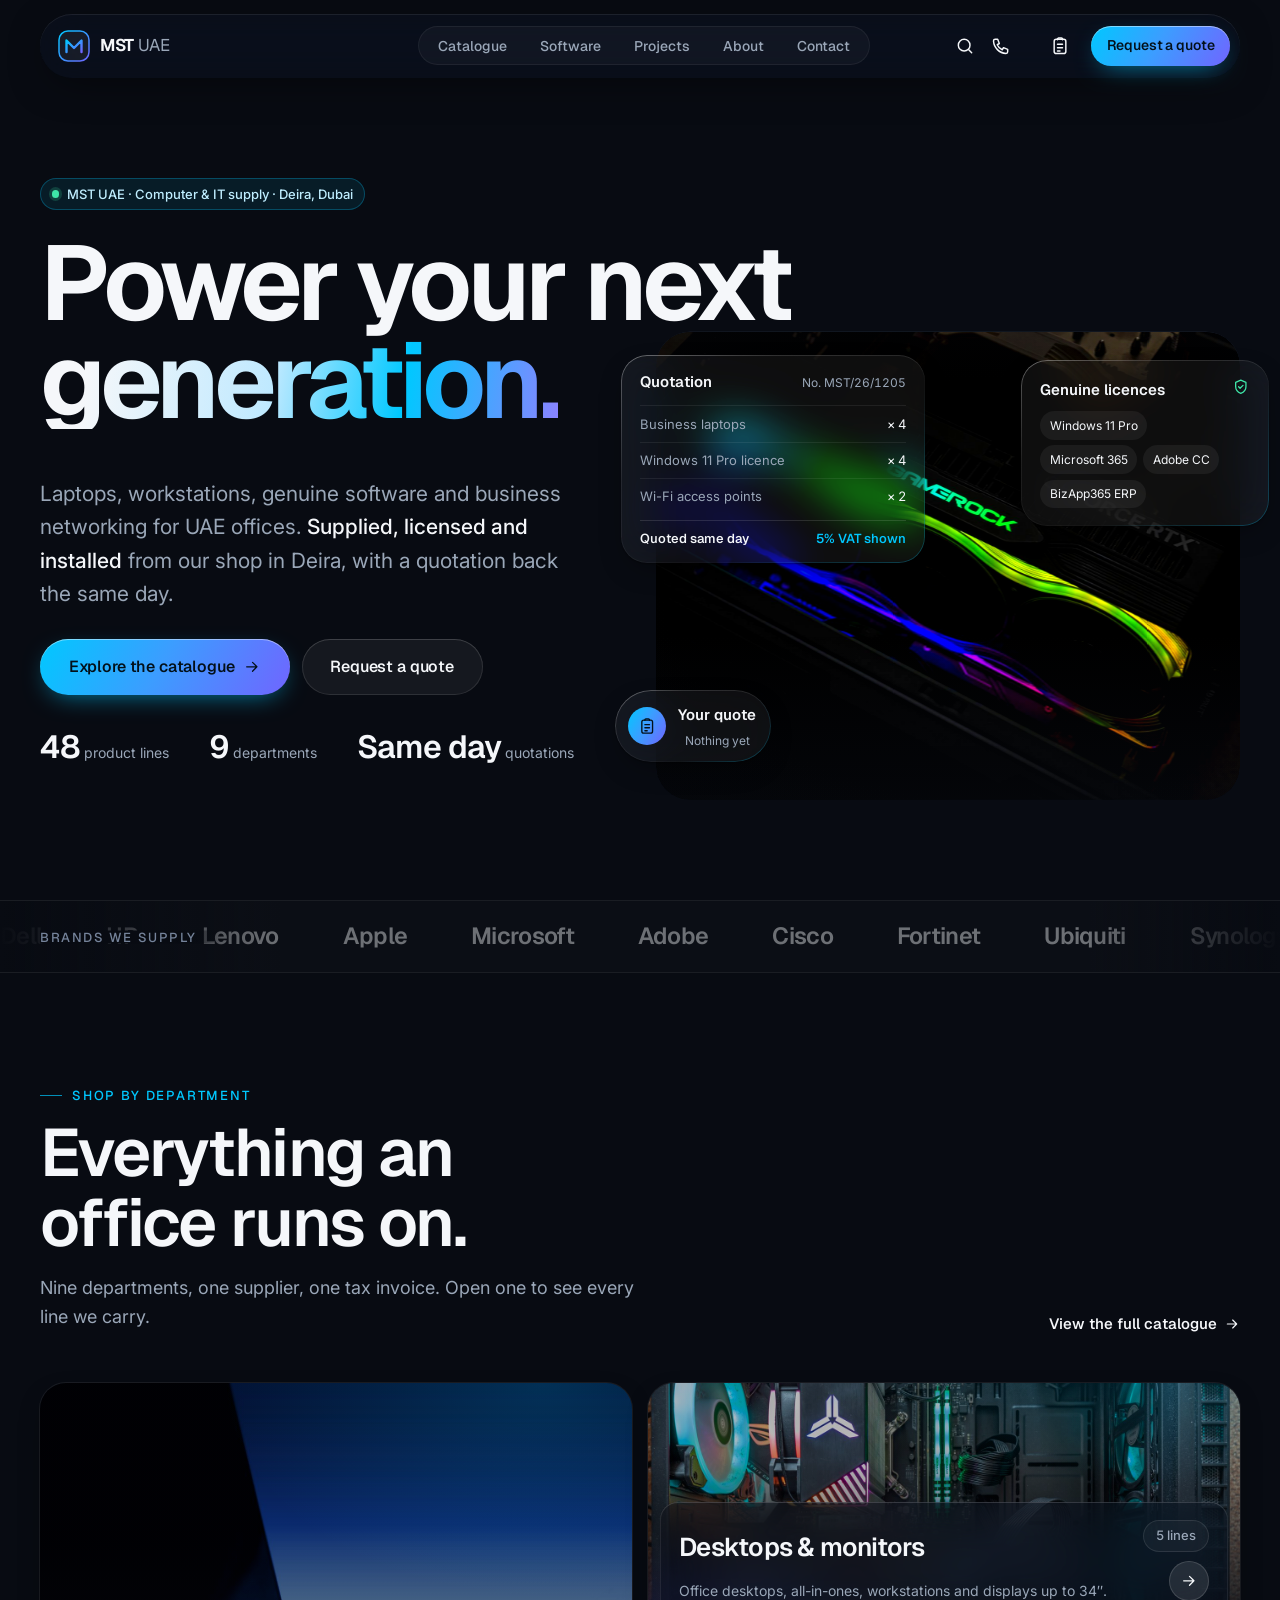
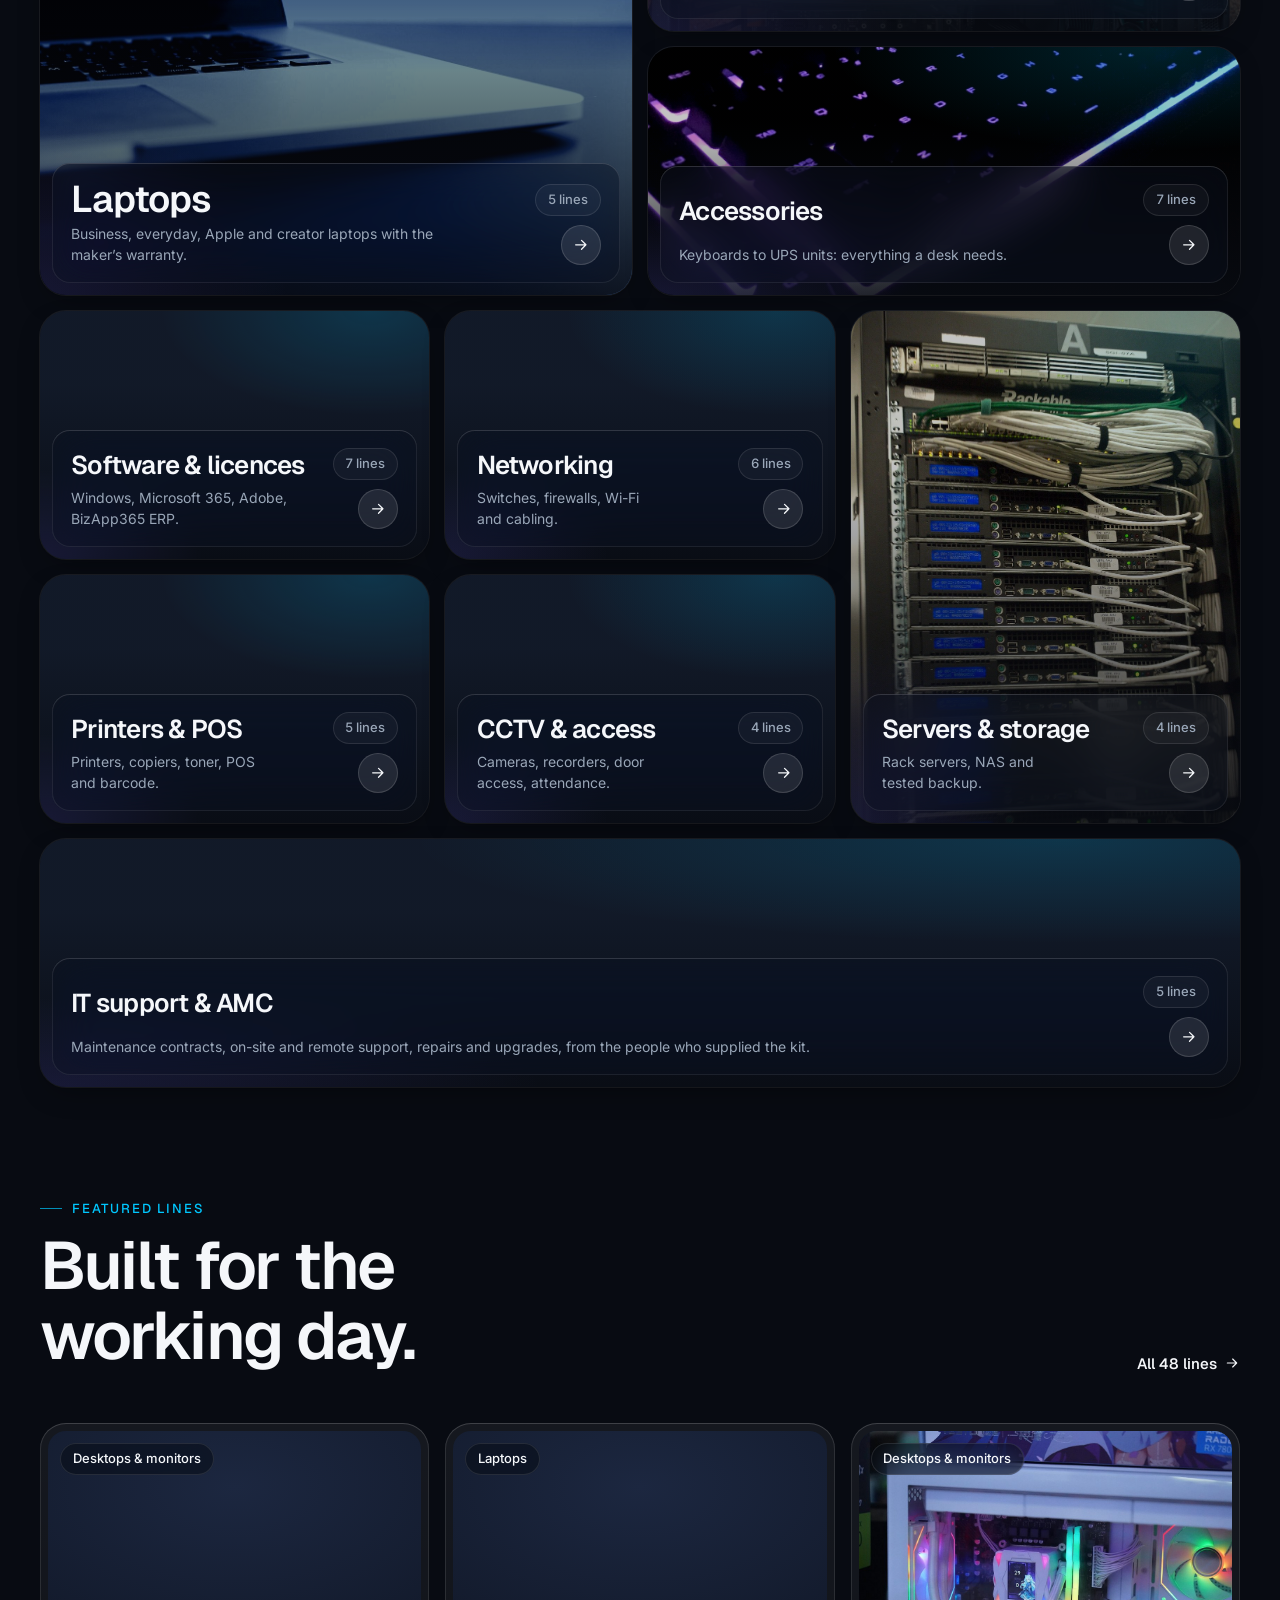
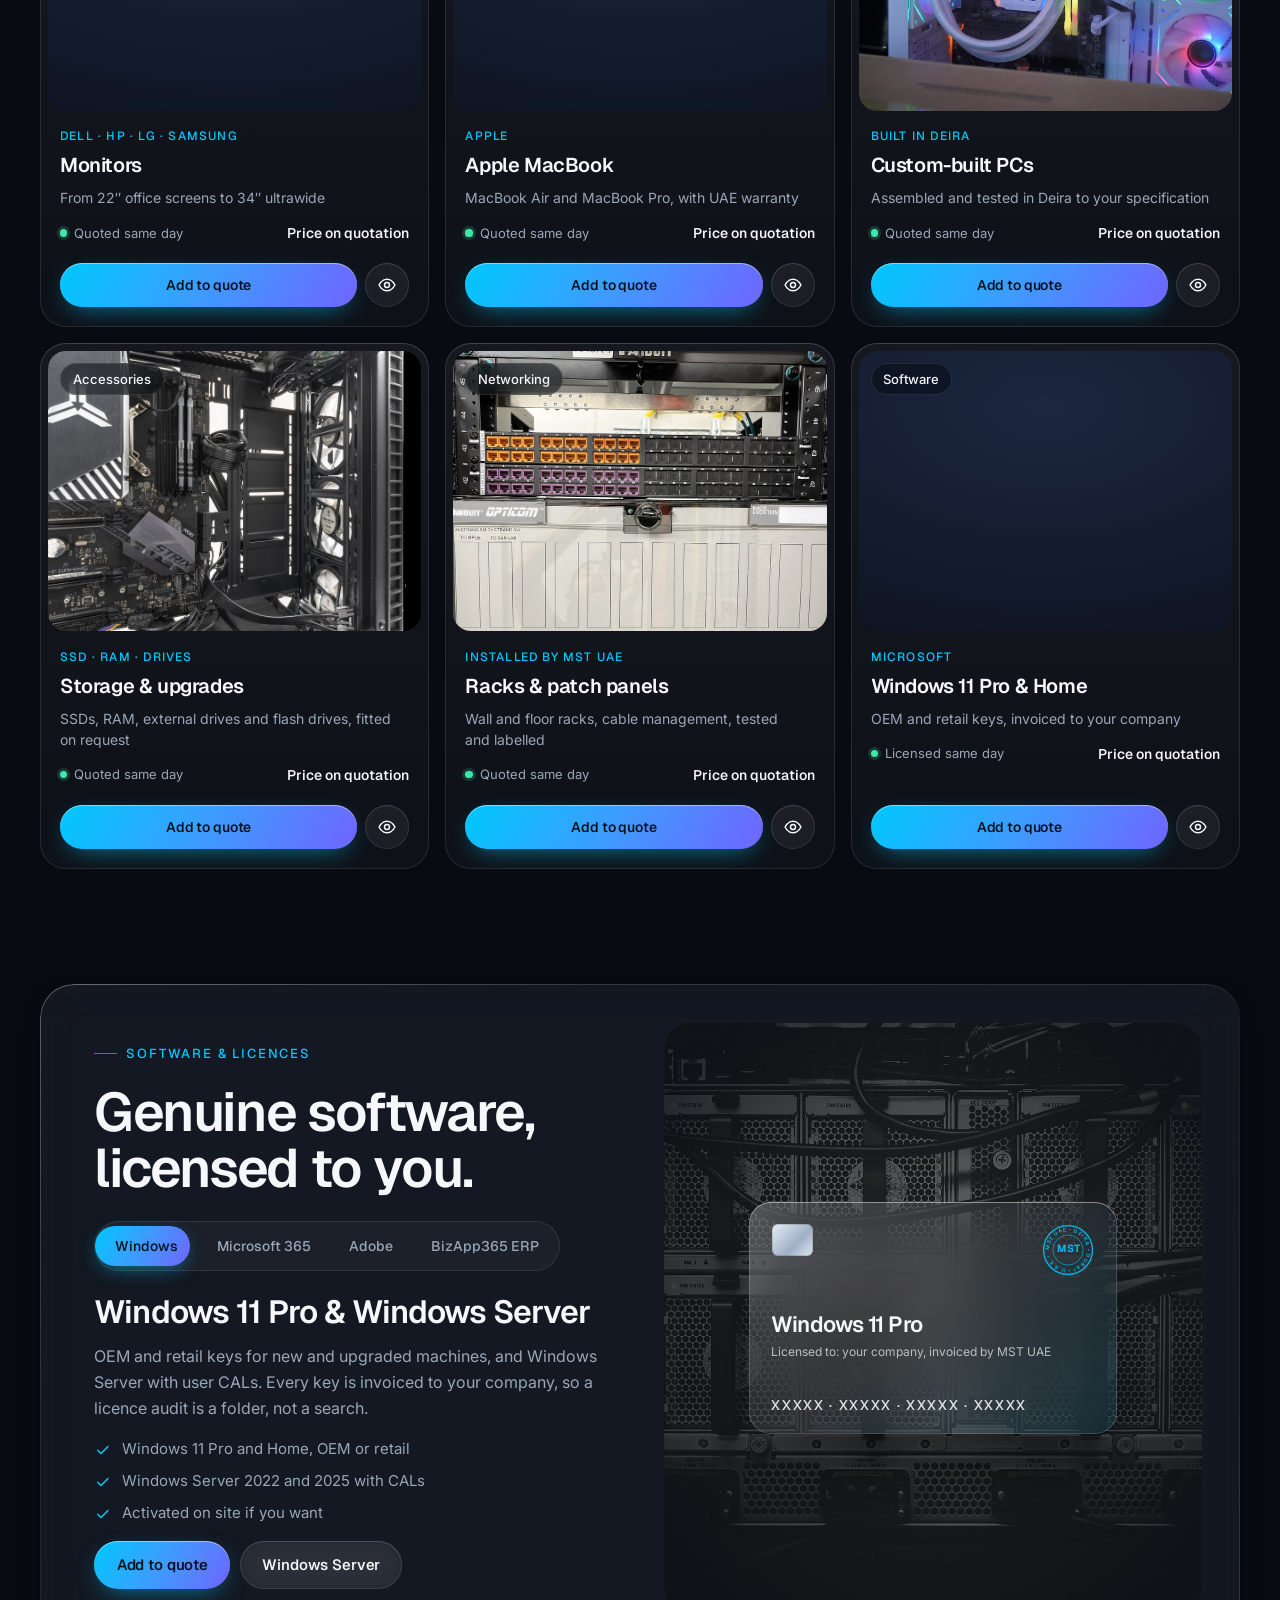
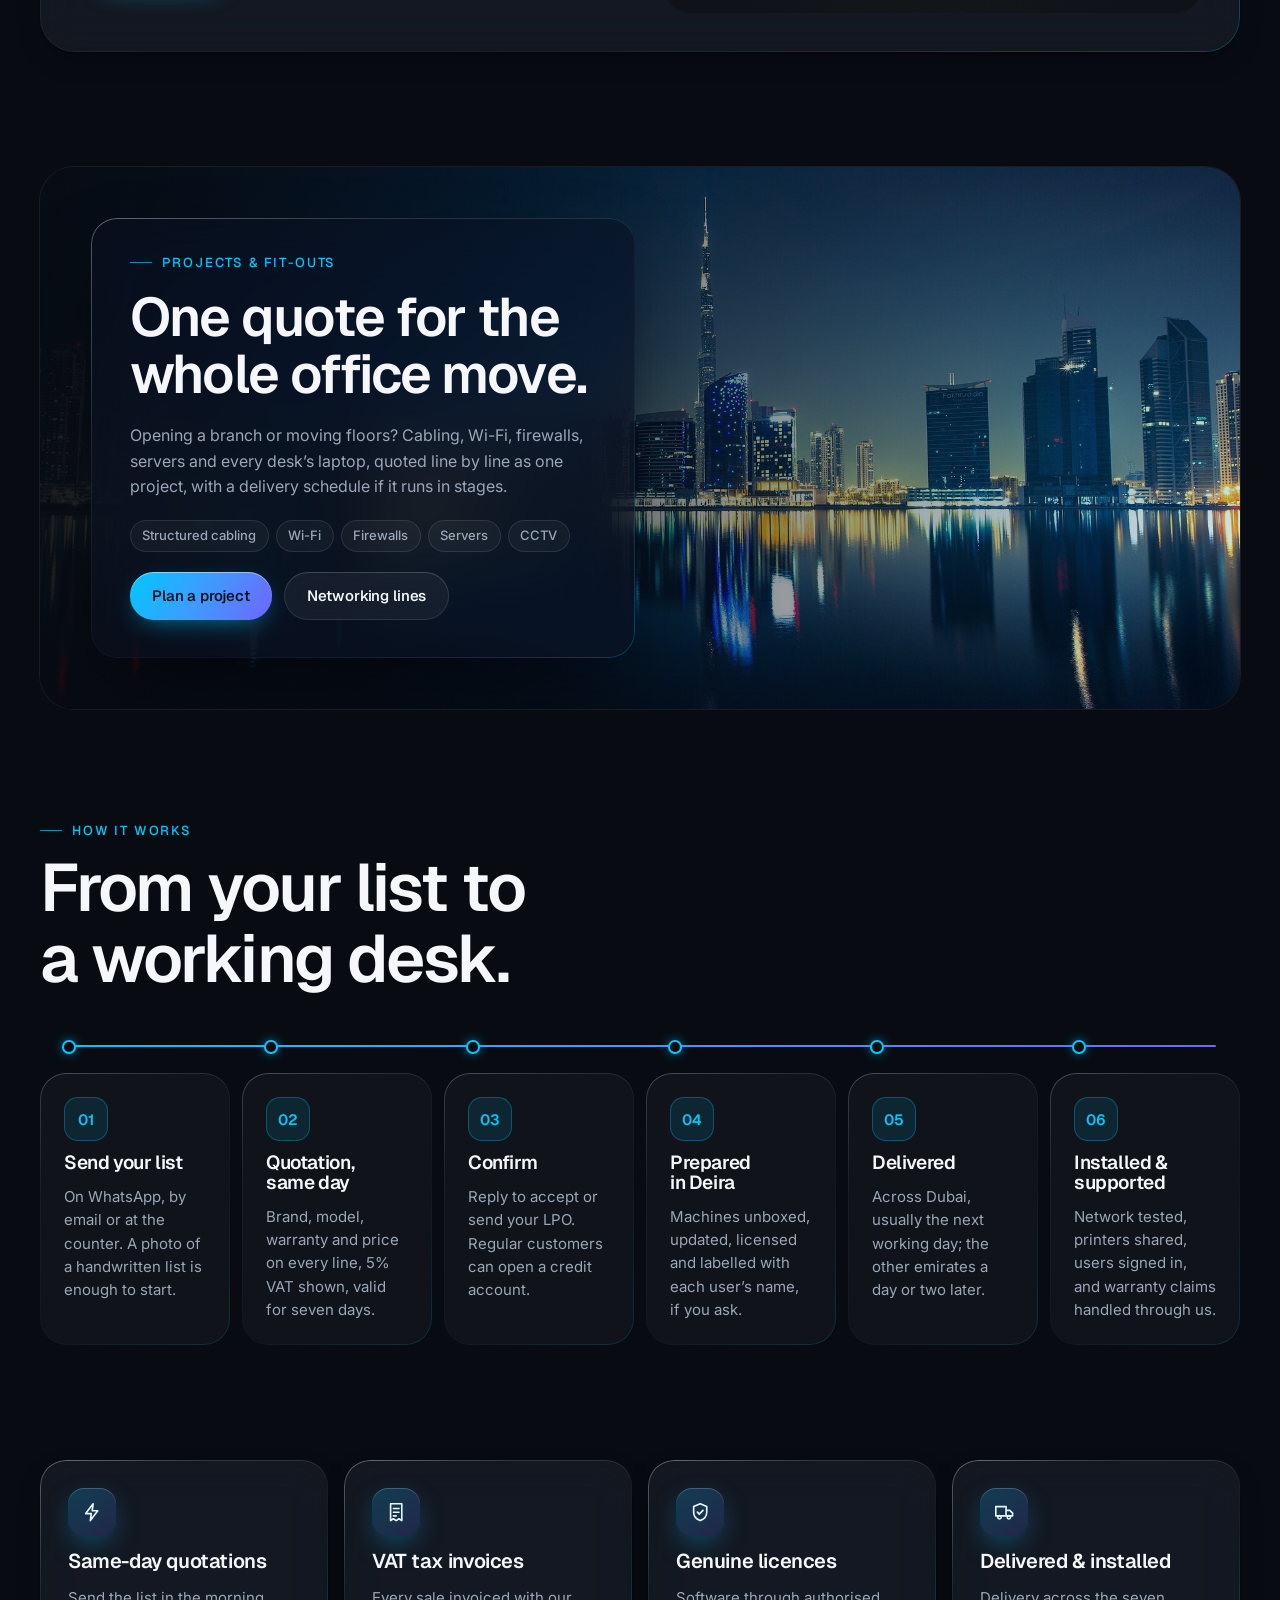
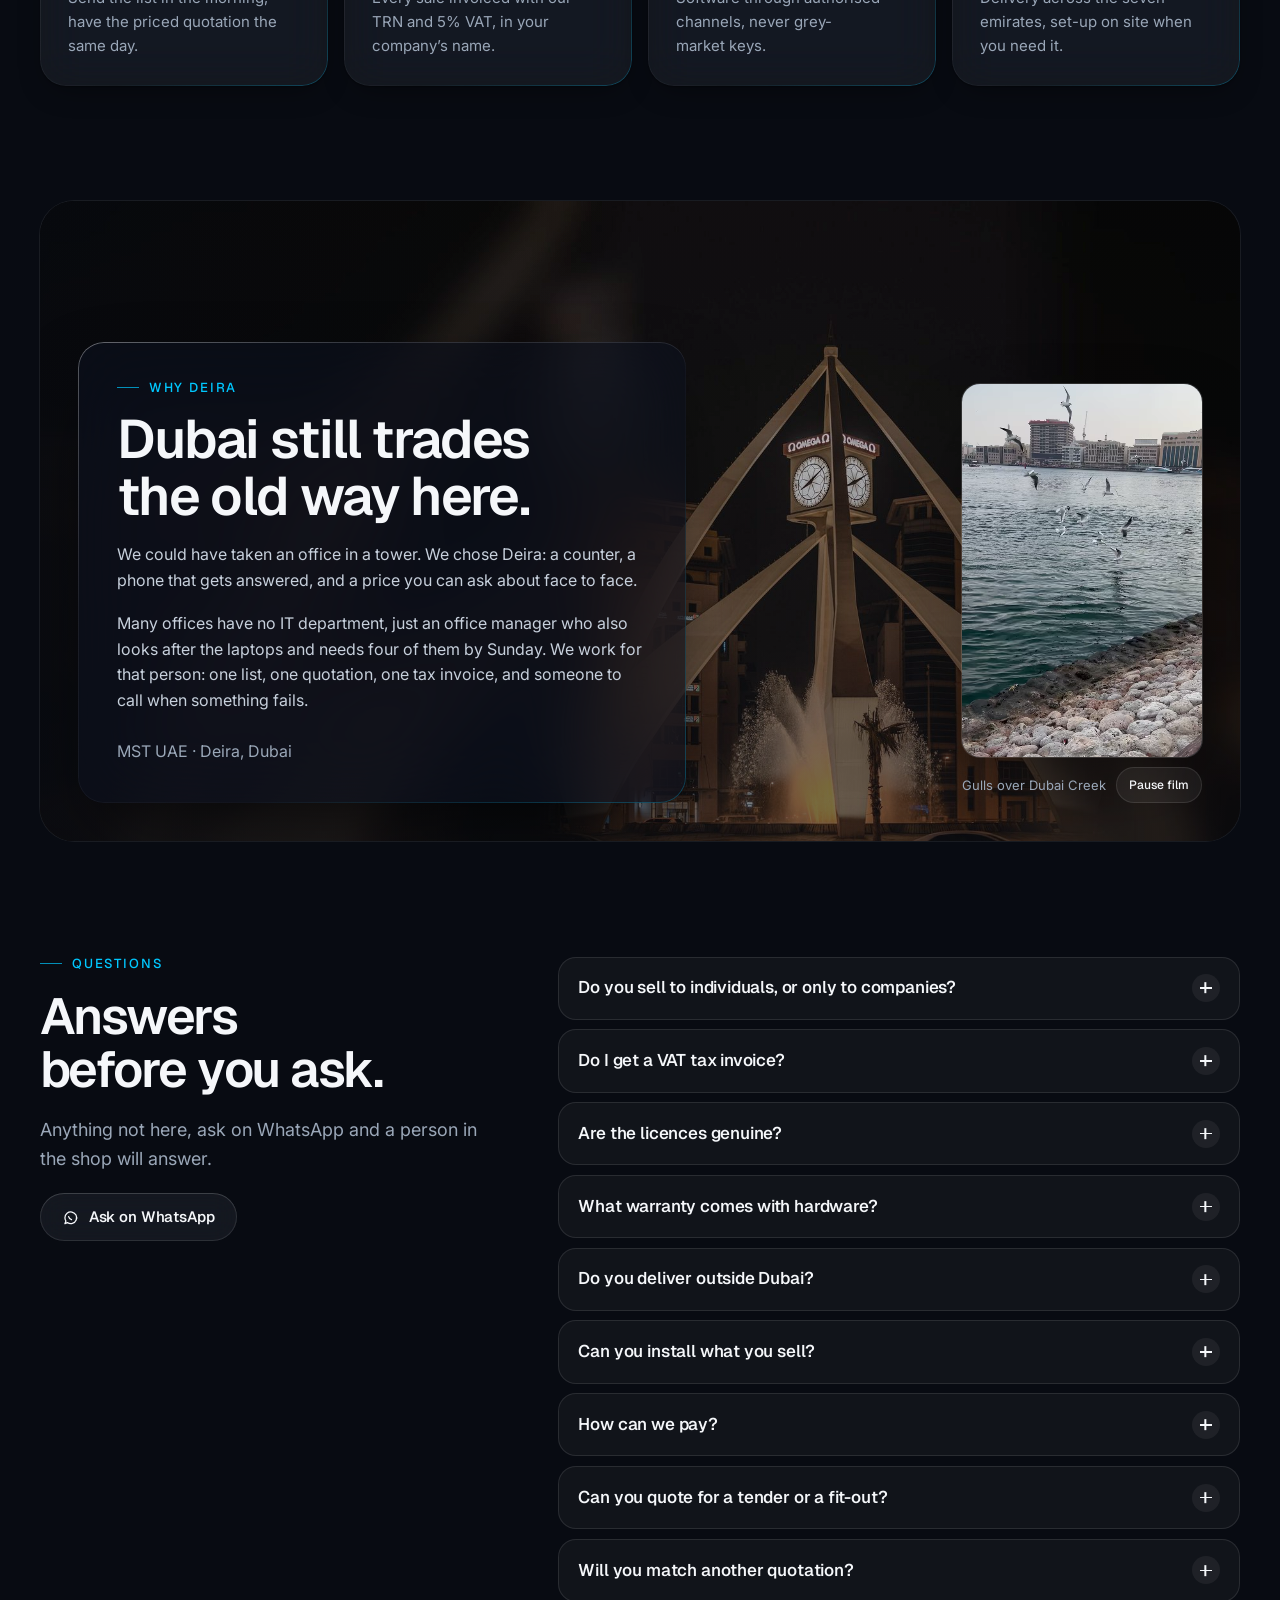
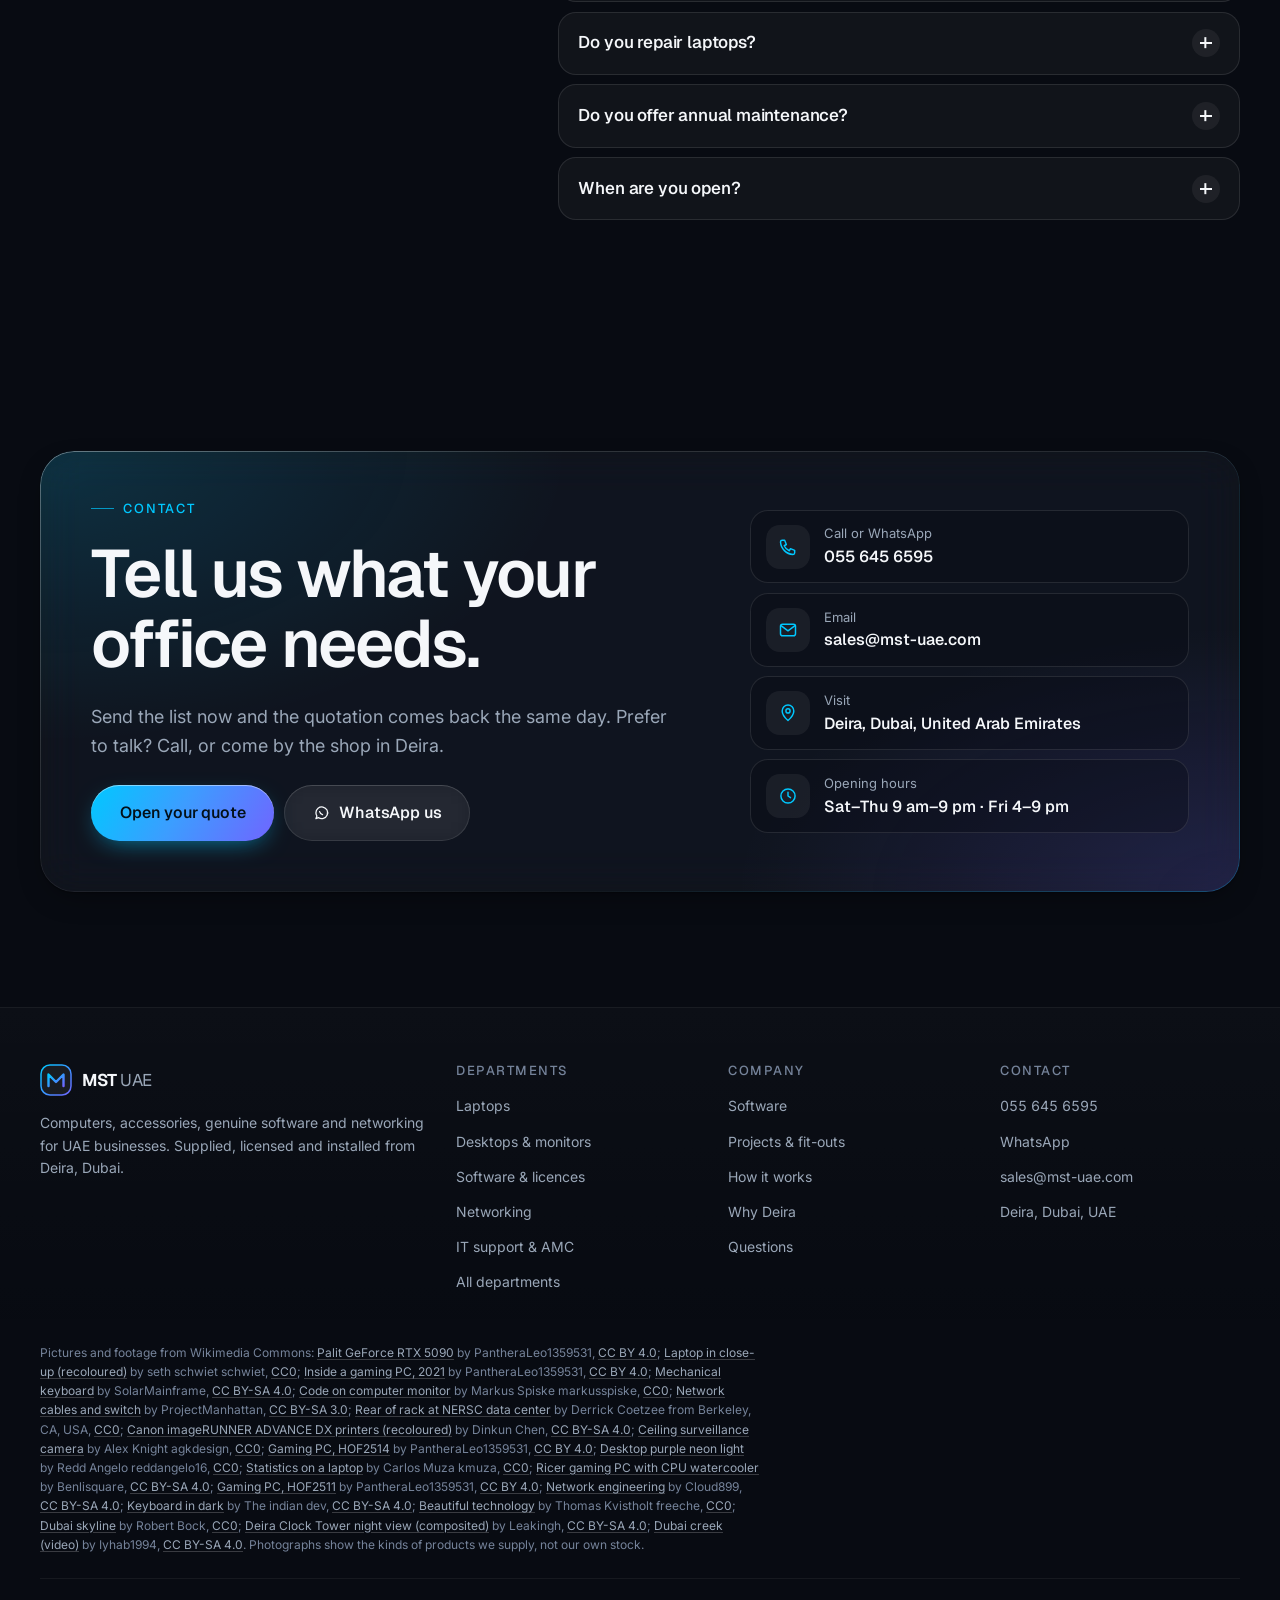
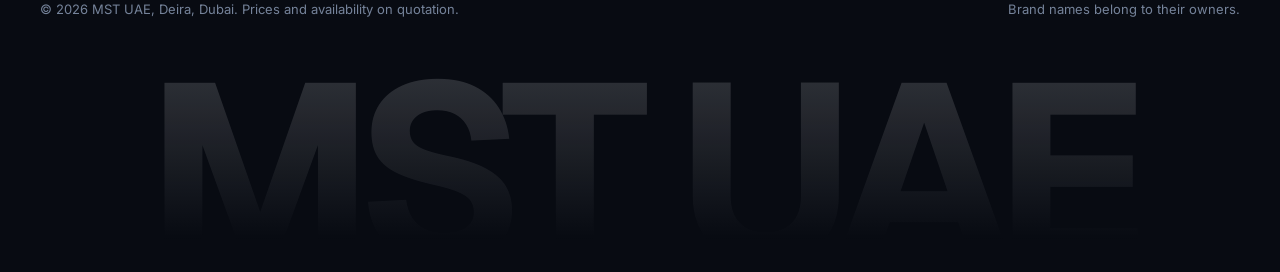
<file: index.html>
<!doctype html>
<html lang="en">
<head>
  <meta charset="utf-8">
  <meta name="viewport" content="width=device-width, initial-scale=1, viewport-fit=cover">
  <title>MST UAE | Computers, software & networking for UAE business</title>
  <meta name="description" content="MST UAE supplies laptops, desktops, accessories, genuine software licences (Windows, Microsoft 365, Adobe, BizApp365 ERP), networking, servers, printers and CCTV to offices across the UAE, from Deira, Dubai. Call 055 645 6595.">
  <meta name="theme-color" content="#080b12">
  <meta name="color-scheme" content="dark">
  <link rel="icon" href="assets/favicon.svg" type="image/svg+xml">
  <script>document.documentElement.classList.add('js')</script>
  <link rel="preconnect" href="https://fonts.googleapis.com">
  <link rel="preconnect" href="https://fonts.gstatic.com" crossorigin>
  <link href="https://fonts.googleapis.com/css2?family=Geist:wght@300..700&family=Inter:wght@400..600&display=swap" rel="stylesheet">
  <link rel="preload" as="image" href="assets/hero-gpu.jpg" fetchpriority="high">
  <link rel="stylesheet" href="styles.css">
  <script type="application/ld+json">
  { "@context": "https://schema.org", "@type": "ComputerStore", "name": "MST UAE", "email": "sales@mst-uae.com", "telephone": "+971556456595", "url": "https://mst-uae.com",
    "address": { "@type": "PostalAddress", "addressLocality": "Deira, Dubai", "addressCountry": "AE" } }
  </script>
</head>
<body>
<a class="skip" href="#main">Skip to content</a>
<div class="ambient" aria-hidden="true"><span class="orb orb--a"></span><span class="orb orb--b"></span></div>

<svg width="0" height="0" style="position:absolute" aria-hidden="true" focusable="false">
  <defs>
    <linearGradient id="g-brand" x1="0" y1="0" x2="1" y2="1"><stop offset="0" stop-color="#00c8ff"/><stop offset="1" stop-color="#7065ff"/></linearGradient>
    <path id="seal-ring" d="M100,100 m-72,0 a72,72 0 1,1 144,0 a72,72 0 1,1 -144,0"/>
  </defs>
  <symbol id="logo-mark" viewBox="0 0 32 32"><rect x="1" y="1" width="30" height="30" rx="9" fill="rgba(255,255,255,0.06)" stroke="url(#g-brand)" stroke-width="1.5"/><path d="M8.5 22V10.5l7.5 7.5 7.5-7.5V22" fill="none" stroke="url(#g-brand)" stroke-width="2.4" stroke-linecap="round" stroke-linejoin="round"/></symbol>
  <symbol id="stamp" viewBox="0 0 200 200"><g fill="none" stroke="currentColor"><circle cx="100" cy="100" r="94" stroke-width="5"/><circle cx="100" cy="100" r="58" stroke-width="2.5"/></g><g fill="currentColor" font-family="Geist, Inter, sans-serif"><text font-size="20" font-weight="600" letter-spacing="3"><textPath href="#seal-ring">MST UAE • DEIRA • DUBAI • U.A.E. •</textPath></text><text x="100" y="106" font-size="40" font-weight="700" text-anchor="middle">MST</text></g></symbol>
  <g fill="none" stroke="currentColor" stroke-width="1.75" stroke-linecap="round" stroke-linejoin="round">
    <symbol id="i-search" viewBox="0 0 24 24" fill="none" stroke="currentColor" stroke-width="1.75" stroke-linecap="round" stroke-linejoin="round"><circle cx="11" cy="11" r="7"/><path d="M20 20l-3.5-3.5"/></symbol>
    <symbol id="i-quote" viewBox="0 0 24 24" fill="none" stroke="currentColor" stroke-width="1.75" stroke-linecap="round" stroke-linejoin="round"><rect x="5" y="4" width="14" height="17" rx="2.5"/><path d="M9 4.5v-.7A1.3 1.3 0 0 1 10.3 2.5h3.4A1.3 1.3 0 0 1 15 3.8v.7M9 10h6M9 14h6M9 18h3"/></symbol>
    <symbol id="i-phone" viewBox="0 0 24 24" fill="none" stroke="currentColor" stroke-width="1.75" stroke-linecap="round" stroke-linejoin="round"><path d="M5 4h3l2 5-2.5 1.5a11 11 0 0 0 6 6L15 14l5 2v3a2 2 0 0 1-2 2A16 16 0 0 1 3 6a2 2 0 0 1 2-2"/></symbol>
    <symbol id="i-chat" viewBox="0 0 24 24" fill="none" stroke="currentColor" stroke-width="1.75" stroke-linecap="round" stroke-linejoin="round"><path d="M4 12a8 8 0 1 1 3.4 6.5L4 20l1.3-3.6A7.9 7.9 0 0 1 4 12z"/><path d="M9 10.5c.5 2 2 3.5 4 4"/></symbol>
    <symbol id="i-menu" viewBox="0 0 24 24" fill="none" stroke="currentColor" stroke-width="1.75" stroke-linecap="round" stroke-linejoin="round"><path d="M4 8h16M4 16h11"/></symbol>
    <symbol id="i-x" viewBox="0 0 24 24" fill="none" stroke="currentColor" stroke-width="1.75" stroke-linecap="round" stroke-linejoin="round"><path d="M6 6l12 12M18 6L6 18"/></symbol>
    <symbol id="i-arrow" viewBox="0 0 24 24" fill="none" stroke="currentColor" stroke-width="1.75" stroke-linecap="round" stroke-linejoin="round"><path d="M5 12h14M13 6l6 6-6 6"/></symbol>
    <symbol id="i-arrow-up-right" viewBox="0 0 24 24" fill="none" stroke="currentColor" stroke-width="1.75" stroke-linecap="round" stroke-linejoin="round"><path d="M7 17L17 7M8 7h9v9"/></symbol>
    <symbol id="i-plus" viewBox="0 0 24 24" fill="none" stroke="currentColor" stroke-width="1.75" stroke-linecap="round" stroke-linejoin="round"><path d="M12 5v14M5 12h14"/></symbol>
    <symbol id="i-minus" viewBox="0 0 24 24" fill="none" stroke="currentColor" stroke-width="1.75" stroke-linecap="round" stroke-linejoin="round"><path d="M5 12h14"/></symbol>
    <symbol id="i-check" viewBox="0 0 24 24" fill="none" stroke="currentColor" stroke-width="2" stroke-linecap="round" stroke-linejoin="round"><path d="M5 12.5l4.5 4.5L19 7.5"/></symbol>
    <symbol id="i-eye" viewBox="0 0 24 24" fill="none" stroke="currentColor" stroke-width="1.75" stroke-linecap="round" stroke-linejoin="round"><path d="M2.5 12S6 5 12 5s9.5 7 9.5 7-3.5 7-9.5 7S2.5 12 2.5 12z"/><circle cx="12" cy="12" r="3"/></symbol>
    <symbol id="i-grid" viewBox="0 0 24 24" fill="none" stroke="currentColor" stroke-width="1.75" stroke-linecap="round" stroke-linejoin="round"><rect x="4" y="4" width="7" height="7" rx="1.5"/><rect x="13" y="4" width="7" height="7" rx="1.5"/><rect x="4" y="13" width="7" height="7" rx="1.5"/><rect x="13" y="13" width="7" height="7" rx="1.5"/></symbol>
    <symbol id="i-list" viewBox="0 0 24 24" fill="none" stroke="currentColor" stroke-width="1.75" stroke-linecap="round" stroke-linejoin="round"><path d="M9 6h11M9 12h11M9 18h11M4.5 6h.01M4.5 12h.01M4.5 18h.01"/></symbol>
    <symbol id="i-sliders" viewBox="0 0 24 24" fill="none" stroke="currentColor" stroke-width="1.75" stroke-linecap="round" stroke-linejoin="round"><path d="M4 7h10M18 7h2M4 17h4M12 17h8"/><circle cx="16" cy="7" r="2"/><circle cx="10" cy="17" r="2"/></symbol>
    <symbol id="i-chevron" viewBox="0 0 24 24" fill="none" stroke="currentColor" stroke-width="1.75" stroke-linecap="round" stroke-linejoin="round"><path d="M6 9l6 6 6-6"/></symbol>
    <symbol id="i-pin" viewBox="0 0 24 24" fill="none" stroke="currentColor" stroke-width="1.75" stroke-linecap="round" stroke-linejoin="round"><path d="M12 21s-7-6.2-7-11.5A7 7 0 0 1 19 9.5C19 14.8 12 21 12 21z"/><circle cx="12" cy="9.5" r="2.5"/></symbol>
    <symbol id="i-clock" viewBox="0 0 24 24" fill="none" stroke="currentColor" stroke-width="1.75" stroke-linecap="round" stroke-linejoin="round"><circle cx="12" cy="12" r="8.5"/><path d="M12 7.5V12l3 2"/></symbol>
    <symbol id="i-mail" viewBox="0 0 24 24" fill="none" stroke="currentColor" stroke-width="1.75" stroke-linecap="round" stroke-linejoin="round"><rect x="3" y="5" width="18" height="14" rx="2.5"/><path d="M4 7l8 6 8-6"/></symbol>
    <symbol id="i-shield" viewBox="0 0 24 24" fill="none" stroke="currentColor" stroke-width="1.75" stroke-linecap="round" stroke-linejoin="round"><path d="M12 3l7 3v6c0 4.5-3 7.5-7 9-4-1.5-7-4.5-7-9V6z"/><path d="M9 12l2 2 4-4"/></symbol>
    <symbol id="i-truck" viewBox="0 0 24 24" fill="none" stroke="currentColor" stroke-width="1.75" stroke-linecap="round" stroke-linejoin="round"><path d="M3 6h11v10H3zM14 10h4l3 3v3h-7"/><circle cx="7" cy="17.5" r="1.8"/><circle cx="17" cy="17.5" r="1.8"/></symbol>
    <symbol id="i-receipt" viewBox="0 0 24 24" fill="none" stroke="currentColor" stroke-width="1.75" stroke-linecap="round" stroke-linejoin="round"><path d="M6 3h12v18l-3-2-3 2-3-2-3 2z"/><path d="M9 8h6M9 12h6M9 16h3"/></symbol>
    <symbol id="i-bolt" viewBox="0 0 24 24" fill="none" stroke="currentColor" stroke-width="1.75" stroke-linecap="round" stroke-linejoin="round"><path d="M13 3L5 13.5h6L10 21l8-10.5h-6z"/></symbol>
  </g>
</svg>


<header class="site-header" data-header>
  <div class="container nav-shell">
    <a class="logo" href="index.html" aria-label="MST UAE, home">
      <svg class="logo__mark" viewBox="0 0 32 32" aria-hidden="true"><use href="#logo-mark"/></svg>
      <span class="logo__name" translate="no">MST <span>UAE</span></span>
    </a>
    <nav class="nav" aria-label="Main" data-nav>
      <span class="nav__indicator" aria-hidden="true"></span>
      <a href="catalogue.html">Catalogue</a>
      <a href="index.html#software">Software</a>
      <a href="index.html#projects">Projects</a>
      <a href="index.html#deira">About</a>
      <a href="index.html#contact">Contact</a>
    </nav>
    <div class="nav-actions">
      <button class="icon-btn" type="button" data-open-search aria-label="Search the catalogue (Ctrl K)"><svg aria-hidden="true"><use href="#i-search"/></svg></button>
      <a class="icon-btn only-desktop" href="tel:+971556456595" aria-label="Call 055 645 6595"><svg aria-hidden="true"><use href="#i-phone"/></svg></a>
      <button class="icon-btn" type="button" data-open-quote aria-label="Open your quote"><svg aria-hidden="true"><use href="#i-quote"/></svg><span class="badge-count nums" data-quote-count hidden>0</span></button>
      <button class="btn btn--primary btn--sm only-desktop" type="button" data-open-quote>Request a quote</button>
      <button class="icon-btn only-mobile" type="button" data-open-menu aria-label="Open menu"><svg aria-hidden="true"><use href="#i-menu"/></svg></button>
    </div>
  </div>
</header>

<main id="main">

  <!-- Hero -->
  <section class="hero container" aria-labelledby="hero-title">
    <div class="hero__grid">
      <div class="hero__head">
        <span class="chip chip--accent" data-load style="--d:150ms"><span class="dot dot--live"></span>MST UAE · Computer &amp; IT supply · Deira, Dubai</span>
        <h1 class="hero__title" id="hero-title">
          <span class="line"><span>Power your next</span></span>
          <span class="line"><span class="gradient-text">generation.</span></span>
        </h1>
      </div>
      <div class="hero__copy">
        <p class="hero__lead" data-load style="--d:420ms">Laptops, workstations, genuine software and business networking for UAE offices. <strong>Supplied, licensed and installed</strong> from our shop in Deira, with a quotation back the same day.</p>
        <div class="hero__actions" data-load style="--d:540ms">
          <a class="btn btn--primary btn--lg" href="catalogue.html">Explore the catalogue <svg aria-hidden="true"><use href="#i-arrow"/></svg></a>
          <button class="btn btn--glass btn--lg" type="button" data-open-quote>Request a quote</button>
        </div>
        <dl class="hero__stats" data-load style="--d:660ms">
          <div><dt class="sr-only">Product lines</dt><dd><b class="nums">48</b> <span>product lines</span></dd></div>
          <div><dt class="sr-only">Departments</dt><dd><b class="nums">9</b> <span>departments</span></dd></div>
          <div><dt class="sr-only">Quotation turnaround</dt><dd><b>Same day</b> <span>quotations</span></dd></div>
        </dl>
      </div>

      <div class="hero__visual">
        <div class="hero__frame">
          <img src="assets/hero-gpu.jpg" width="1920" height="1280" fetchpriority="high" decoding="async" alt="A graphics card glowing with a rainbow light strip inside a dark PC case" style="object-position:58% 50%">
        </div>
        <div class="hero__floats" style="position:absolute;inset:0;z-index:2">
          <div class="float float--quote glass" aria-hidden="true">
            <div class="float__head"><b>Quotation</b><small class="nums" data-quote-no>No. MST/26/1102</small></div>
            <div class="float__line"><span>Business laptops</span><span class="nums">× 4</span></div>
            <div class="float__line"><span>Windows 11 Pro licence</span><span class="nums">× 4</span></div>
            <div class="float__line"><span>Wi-Fi access points</span><span class="nums">× 2</span></div>
            <div class="float__total"><span>Quoted same day</span><span>5% VAT shown</span></div>
          </div>
          <button class="float float--live glass" type="button" data-open-quote>
            <span class="q-icon"><svg aria-hidden="true"><use href="#i-quote"/></svg></span>
            <span><b>Your quote</b><small data-quote-lines>Nothing yet</small></span>
          </button>
          <div class="float float--licence glass" aria-hidden="true">
            <div class="float__head"><b>Genuine licences</b><svg style="width:1.1rem;height:1.1rem;color:var(--success)"><use href="#i-shield"/></svg></div>
            <div class="licence-chips"><span>Windows 11 Pro</span><span>Microsoft 365</span><span>Adobe CC</span><span>BizApp365 ERP</span></div>
          </div>
        </div>
      </div>
    </div>
  </section>

  <!-- Brands -->
  <section class="brands" aria-label="Brands we supply">
    <p class="brands__label">Brands we supply</p>
    <div class="brands__track">
      <ul class="brands__list" translate="no"><li>Dell</li><li>HP</li><li>Lenovo</li><li>Apple</li><li>Microsoft</li><li>Adobe</li><li>Cisco</li><li>Fortinet</li><li>Ubiquiti</li><li>Synology</li><li>Logitech</li><li>Hikvision</li><li>Samsung</li><li>APC</li></ul>
      <ul class="brands__list" translate="no" aria-hidden="true"><li>Dell</li><li>HP</li><li>Lenovo</li><li>Apple</li><li>Microsoft</li><li>Adobe</li><li>Cisco</li><li>Fortinet</li><li>Ubiquiti</li><li>Synology</li><li>Logitech</li><li>Hikvision</li><li>Samsung</li><li>APC</li></ul>
    </div>
  </section>

  <!-- Departments -->
  <section class="section container" id="departments" aria-labelledby="dept-title">
    <div class="section-head">
      <div>
        <span class="eyebrow" data-reveal>Shop by department</span>
        <h2 class="h2" id="dept-title" data-reveal style="--d:1">Everything an office runs on.</h2>
        <p class="lead" data-reveal style="--d:2">Nine departments, one supplier, one tax invoice. Open one to see every line we carry.</p>
      </div>
      <a class="link-arrow" href="catalogue.html" data-reveal style="--d:2">View the full catalogue <svg aria-hidden="true"><use href="#i-arrow"/></svg></a>
    </div>

    <div class="bento">
      <a class="tile" href="catalogue.html?dept=laptops" data-tilt="4" data-reveal>
        <img class="tile__img" src="assets/cat-laptops.jpg" width="1400" height="1050" loading="lazy" decoding="async" alt="A silver laptop on a dark desk, lit in cool blue" style="object-position:60% 50%">
        <span class="tile__glare" aria-hidden="true"></span>
        <span class="tile__label"><h3>Laptops</h3><p>Business, everyday, Apple and creator laptops with the maker’s warranty.</p><span class="tile__meta"><span class="chip nums">5 lines</span><span class="tile__go"><svg aria-hidden="true"><use href="#i-arrow"/></svg></span></span></span>
      </a>
      <a class="tile" href="catalogue.html?dept=desktops" data-tilt="4" data-reveal style="--d:1">
        <img class="tile__img" src="assets/cat-desktops.jpg" width="1400" height="1458" loading="lazy" decoding="async" alt="Inside a PC: cyan-lit fans, memory and a GeForce RTX graphics card" style="object-position:50% 35%">
        <span class="tile__glare" aria-hidden="true"></span>
        <span class="tile__label"><h3>Desktops &amp; monitors</h3><p>Office desktops, all-in-ones, workstations and displays up to 34″.</p><span class="tile__meta"><span class="chip nums">5 lines</span><span class="tile__go"><svg aria-hidden="true"><use href="#i-arrow"/></svg></span></span></span>
      </a>
      <a class="tile" href="catalogue.html?dept=accessories" data-tilt="4" data-reveal style="--d:2">
        <img class="tile__img" src="assets/cat-accessories.jpg" width="1400" height="1050" loading="lazy" decoding="async" alt="A mechanical keyboard glowing violet and cyan from beneath, on black">
        <span class="tile__glare" aria-hidden="true"></span>
        <span class="tile__label"><h3>Accessories</h3><p>Keyboards to UPS units: everything a desk needs.</p><span class="tile__meta"><span class="chip nums">7 lines</span><span class="tile__go"><svg aria-hidden="true"><use href="#i-arrow"/></svg></span></span></span>
      </a>
      <a class="tile" href="catalogue.html?dept=software" data-tilt="4" data-reveal>
        <img class="tile__img" src="assets/cat-software.jpg" width="1400" height="933" loading="lazy" decoding="async" alt="Lines of colourful code on a computer monitor">
        <span class="tile__glare" aria-hidden="true"></span>
        <span class="tile__label"><h3>Software &amp; licences</h3><p>Windows, Microsoft 365, Adobe, BizApp365 ERP.</p><span class="tile__meta"><span class="chip nums">7 lines</span><span class="tile__go"><svg aria-hidden="true"><use href="#i-arrow"/></svg></span></span></span>
      </a>
      <a class="tile" href="catalogue.html?dept=networking" data-tilt="4" data-reveal style="--d:1">
        <img class="tile__img" src="assets/cat-networking.jpg" width="1400" height="788" loading="lazy" decoding="async" alt="Blue network cables plugged into a switch, its port lights lit green" style="object-position:50% 45%">
        <span class="tile__glare" aria-hidden="true"></span>
        <span class="tile__label"><h3>Networking</h3><p>Switches, firewalls, Wi-Fi and cabling.</p><span class="tile__meta"><span class="chip nums">6 lines</span><span class="tile__go"><svg aria-hidden="true"><use href="#i-arrow"/></svg></span></span></span>
      </a>
      <a class="tile" href="catalogue.html?dept=servers" data-tilt="4" data-reveal style="--d:2">
        <img class="tile__img" src="assets/cat-servers.jpg" width="1000" height="1505" loading="lazy" decoding="async" alt="The back of a data-centre rack: servers stacked with white cables dressed down the side">
        <span class="tile__glare" aria-hidden="true"></span>
        <span class="tile__label"><h3>Servers &amp; storage</h3><p>Rack servers, NAS and tested backup.</p><span class="tile__meta"><span class="chip nums">4 lines</span><span class="tile__go"><svg aria-hidden="true"><use href="#i-arrow"/></svg></span></span></span>
      </a>
      <a class="tile" href="catalogue.html?dept=printers" data-tilt="4" data-reveal>
        <img class="tile__img" src="assets/cat-printers.jpg" width="1400" height="701" loading="lazy" decoding="async" alt="Two multifunction office printers, shown in cool blue tones">
        <span class="tile__glare" aria-hidden="true"></span>
        <span class="tile__label"><h3>Printers &amp; POS</h3><p>Printers, copiers, toner, POS and barcode.</p><span class="tile__meta"><span class="chip nums">5 lines</span><span class="tile__go"><svg aria-hidden="true"><use href="#i-arrow"/></svg></span></span></span>
      </a>
      <a class="tile" href="catalogue.html?dept=cctv" data-tilt="4" data-reveal style="--d:1">
        <img class="tile__img" src="assets/cat-cctv.jpg" width="1400" height="933" loading="lazy" decoding="async" alt="A security camera on a dark ceiling beside a strip light" style="object-position:55% 50%">
        <span class="tile__glare" aria-hidden="true"></span>
        <span class="tile__label"><h3>CCTV &amp; access</h3><p>Cameras, recorders, door access, attendance.</p><span class="tile__meta"><span class="chip nums">4 lines</span><span class="tile__go"><svg aria-hidden="true"><use href="#i-arrow"/></svg></span></span></span>
      </a>
      <a class="tile tile--wide" href="catalogue.html?dept=support" data-tilt="2" data-reveal>
        <img class="tile__img" src="assets/cat-support.jpg" width="1800" height="1200" loading="lazy" decoding="async" alt="Inside an open PC case: cooler, memory and cabling" style="object-position:50% 45%">
        <span class="tile__glare" aria-hidden="true"></span>
        <span class="tile__label"><h3>IT support &amp; AMC</h3><p>Maintenance contracts, on-site and remote support, repairs and upgrades, from the people who supplied the kit.</p><span class="tile__meta"><span class="chip nums">5 lines</span><span class="tile__go"><svg aria-hidden="true"><use href="#i-arrow"/></svg></span></span></span>
      </a>
    </div>
  </section>

  <!-- Featured lines -->
  <section class="section container" id="featured" aria-labelledby="featured-title" style="padding-top:0">
    <div class="section-head">
      <div>
        <span class="eyebrow" data-reveal>Featured lines</span>
        <h2 class="h2" id="featured-title" data-reveal style="--d:1">Built for the working day.</h2>
      </div>
      <a class="link-arrow" href="catalogue.html" data-reveal style="--d:1">All 48 lines <svg aria-hidden="true"><use href="#i-arrow"/></svg></a>
    </div>
    <div class="products products--scroll">
      <article class="card" data-reveal>
        <div class="card__stage"><img src="assets/prod-monitor.jpg" width="1200" height="675" loading="lazy" decoding="async" alt="A desk setup glowing violet with neon light, a widescreen monitor at its centre"><span class="chip">Desktops &amp; monitors</span></div>
        <div class="card__body"><span class="card__brand">Dell · HP · LG · Samsung</span><h3 class="card__title">Monitors</h3><p class="card__line">From 22″ office screens to 34″ ultrawide</p>
          <div class="card__status"><span><span class="dot"></span>Quoted same day</span><span class="card__price">Price on quotation</span></div></div>
        <div class="card__actions"><button class="btn btn--primary btn--sm" type="button" data-add="monitors"><span data-add-label>Add to quote</span></button><button class="icon-btn icon-btn--glass" type="button" data-quick="monitors" aria-label="Details: Monitors"><svg aria-hidden="true"><use href="#i-eye"/></svg></button></div>
      </article>
      <article class="card" data-reveal style="--d:1">
        <div class="card__stage"><img src="assets/prod-macbook.jpg" width="1200" height="855" loading="lazy" decoding="async" alt="A MacBook on a glossy desk showing a dashboard of charts"><span class="chip">Laptops</span></div>
        <div class="card__body"><span class="card__brand">Apple</span><h3 class="card__title">Apple MacBook</h3><p class="card__line">MacBook Air and MacBook Pro, with UAE warranty</p>
          <div class="card__status"><span><span class="dot"></span>Quoted same day</span><span class="card__price">Price on quotation</span></div></div>
        <div class="card__actions"><button class="btn btn--primary btn--sm" type="button" data-add="apple-macbook"><span data-add-label>Add to quote</span></button><button class="icon-btn icon-btn--glass" type="button" data-quick="apple-macbook" aria-label="Details: Apple MacBook"><svg aria-hidden="true"><use href="#i-eye"/></svg></button></div>
      </article>
      <article class="card" data-reveal style="--d:2">
        <div class="card__stage"><img src="assets/prod-custom-pc.jpg" width="1200" height="800" loading="lazy" decoding="async" alt="A white custom PC with a liquid CPU cooler and RGB fans glowing pink and blue" style="object-position:45% 50%"><span class="chip">Desktops &amp; monitors</span></div>
        <div class="card__body"><span class="card__brand">Built in Deira</span><h3 class="card__title">Custom-built PCs</h3><p class="card__line">Assembled and tested in Deira to your specification</p>
          <div class="card__status"><span><span class="dot"></span>Quoted same day</span><span class="card__price">Price on quotation</span></div></div>
        <div class="card__actions"><button class="btn btn--primary btn--sm" type="button" data-add="custom-pc"><span data-add-label>Add to quote</span></button><button class="icon-btn icon-btn--glass" type="button" data-quick="custom-pc" aria-label="Details: Custom-built PCs"><svg aria-hidden="true"><use href="#i-eye"/></svg></button></div>
      </article>
      <article class="card" data-reveal>
        <div class="card__stage"><img src="assets/prod-upgrades.jpg" width="837" height="800" loading="lazy" decoding="async" alt="Inside an open PC case: graphics card, cooler and cabling" style="object-position:50% 50%"><span class="chip">Accessories</span></div>
        <div class="card__body"><span class="card__brand">SSD · RAM · drives</span><h3 class="card__title">Storage &amp; upgrades</h3><p class="card__line">SSDs, RAM, external drives and flash drives, fitted on request</p>
          <div class="card__status"><span><span class="dot"></span>Quoted same day</span><span class="card__price">Price on quotation</span></div></div>
        <div class="card__actions"><button class="btn btn--primary btn--sm" type="button" data-add="storage-upgrades"><span data-add-label>Add to quote</span></button><button class="icon-btn icon-btn--glass" type="button" data-quick="storage-upgrades" aria-label="Details: Storage and upgrades"><svg aria-hidden="true"><use href="#i-eye"/></svg></button></div>
      </article>
      <article class="card" data-reveal style="--d:1">
        <div class="card__stage"><img src="assets/prod-rack.jpg" width="1000" height="1333" loading="lazy" decoding="async" alt="A network rack with patch panels and bundled cables" style="object-position:50% 30%"><span class="chip">Networking</span></div>
        <div class="card__body"><span class="card__brand">Installed by MST UAE</span><h3 class="card__title">Racks &amp; patch panels</h3><p class="card__line">Wall and floor racks, cable management, tested and labelled</p>
          <div class="card__status"><span><span class="dot"></span>Quoted same day</span><span class="card__price">Price on quotation</span></div></div>
        <div class="card__actions"><button class="btn btn--primary btn--sm" type="button" data-add="racks"><span data-add-label>Add to quote</span></button><button class="icon-btn icon-btn--glass" type="button" data-quick="racks" aria-label="Details: Racks and patch panels"><svg aria-hidden="true"><use href="#i-eye"/></svg></button></div>
      </article>
      <article class="card" data-reveal style="--d:2">
        <div class="card__stage"><img class="tone-cool" src="assets/prod-windows.jpg" width="1200" height="897" loading="lazy" decoding="async" alt="Backlit laptop keys glowing in the dark"><span class="chip">Software</span></div>
        <div class="card__body"><span class="card__brand">Microsoft</span><h3 class="card__title">Windows 11 Pro &amp; Home</h3><p class="card__line">OEM and retail keys, invoiced to your company</p>
          <div class="card__status"><span><span class="dot"></span>Licensed same day</span><span class="card__price">Price on quotation</span></div></div>
        <div class="card__actions"><button class="btn btn--primary btn--sm" type="button" data-add="windows"><span data-add-label>Add to quote</span></button><button class="icon-btn icon-btn--glass" type="button" data-quick="windows" aria-label="Details: Windows 11 Pro and Home"><svg aria-hidden="true"><use href="#i-eye"/></svg></button></div>
      </article>
    </div>
  </section>

  <!-- Software -->
  <section class="section container" id="software" aria-labelledby="software-title" style="padding-top:0">
    <div class="spot glass" data-reveal>
      <div class="spot__copy">
        <span class="eyebrow">Software &amp; licences</span>
        <h2 class="h2" id="software-title" style="font-size:clamp(2rem,1.3rem + 2.6vw,3.5rem)">Genuine software, licensed to you.</h2>
        <div class="tabs" role="tablist" aria-label="Software">
          <span class="tabs__ink" aria-hidden="true"></span>
          <button role="tab" id="tab-windows" aria-controls="panel-windows" aria-selected="true" type="button">Windows</button>
          <button role="tab" id="tab-m365" aria-controls="panel-m365" aria-selected="false" tabindex="-1" type="button">Microsoft 365</button>
          <button role="tab" id="tab-adobe" aria-controls="panel-adobe" aria-selected="false" tabindex="-1" type="button">Adobe</button>
          <button role="tab" id="tab-erp" aria-controls="panel-erp" aria-selected="false" tabindex="-1" type="button">BizApp365 ERP</button>
        </div>
        <div class="panel" role="tabpanel" id="panel-windows" aria-labelledby="tab-windows" data-licence="Windows 11 Pro">
          <h3>Windows 11 Pro &amp; Windows Server</h3>
          <p>OEM and retail keys for new and upgraded machines, and Windows Server with user CALs. Every key is invoiced to your company, so a licence audit is a folder, not a search.</p>
          <ul><li><svg aria-hidden="true"><use href="#i-check"/></svg>Windows 11 Pro and Home, OEM or retail</li><li><svg aria-hidden="true"><use href="#i-check"/></svg>Windows Server 2022 and 2025 with CALs</li><li><svg aria-hidden="true"><use href="#i-check"/></svg>Activated on site if you want</li></ul>
          <div class="spot__actions"><button class="btn btn--primary" type="button" data-add="windows"><span data-add-label>Add to quote</span></button><button class="btn btn--glass" type="button" data-quick="windows-server">Windows Server</button></div>
        </div>
        <div class="panel" role="tabpanel" id="panel-m365" aria-labelledby="tab-m365" data-licence="Microsoft 365 Business" hidden>
          <h3>Microsoft 365 Business</h3>
          <p>Basic, Standard or Premium seats, monthly or yearly. We move your mail from the old host, set up Teams and OneDrive, and add or remove users as staff come and go.</p>
          <ul><li><svg aria-hidden="true"><use href="#i-check"/></svg>Mail moved from your old host</li><li><svg aria-hidden="true"><use href="#i-check"/></svg>Teams, OneDrive and SharePoint set up</li><li><svg aria-hidden="true"><use href="#i-check"/></svg>Seats added or removed as you grow</li></ul>
          <div class="spot__actions"><button class="btn btn--primary" type="button" data-add="m365"><span data-add-label>Add to quote</span></button><button class="btn btn--glass" type="button" data-quick="office-2024">Office 2024</button></div>
        </div>
        <div class="panel" role="tabpanel" id="panel-adobe" aria-labelledby="tab-adobe" data-licence="Adobe Creative Cloud" hidden>
          <h3>Adobe Creative Cloud</h3>
          <p>All Apps, Photoshop, Illustrator and Acrobat Pro on a team account, so a seat passes to the next designer instead of leaving with the last one.</p>
          <ul><li><svg aria-hidden="true"><use href="#i-check"/></svg>Team licences you control</li><li><svg aria-hidden="true"><use href="#i-check"/></svg>All Apps or single apps</li><li><svg aria-hidden="true"><use href="#i-check"/></svg>Acrobat Pro for the whole office</li></ul>
          <div class="spot__actions"><button class="btn btn--primary" type="button" data-add="adobe-cc"><span data-add-label>Add to quote</span></button></div>
        </div>
        <div class="panel" role="tabpanel" id="panel-erp" aria-labelledby="tab-erp" data-licence="BizApp365 ERP" hidden>
          <h3>BizApp365 ERP</h3>
          <p>Accounts, inventory, sales and purchasing in one system, set up for UAE VAT. We install it, bring in your opening balances and train the people who will use it every day.</p>
          <ul><li><svg aria-hidden="true"><use href="#i-check"/></svg>Set up for UAE VAT returns</li><li><svg aria-hidden="true"><use href="#i-check"/></svg>Opening balances brought in</li><li><svg aria-hidden="true"><use href="#i-check"/></svg>Staff trained on site</li></ul>
          <div class="spot__actions"><button class="btn btn--primary" type="button" data-add="bizapp365"><span data-add-label>Add to quote</span></button></div>
        </div>
      </div>
      <div class="spot__visual" aria-hidden="true">
        <img src="assets/spot-tech.jpg" width="1600" height="1068" loading="lazy" decoding="async" alt="">
        <div class="licence" data-licence>
          <span class="licence__shine"></span>
          <div class="licence__top"><span class="licence__chip"></span><svg class="licence__seal" viewBox="0 0 200 200"><use href="#stamp"/></svg></div>
          <div><p class="licence__name" data-licence-name>Windows 11 Pro</p><p class="licence__to">Licensed to: your company, invoiced by MST UAE</p></div>
          <p class="licence__key">XXXXX · XXXXX · XXXXX · XXXXX</p>
        </div>
      </div>
    </div>
  </section>

  <!-- Projects promo -->
  <section class="section container" id="projects" aria-labelledby="projects-title" style="padding-top:0">
    <div class="promo" data-reveal>
      <img class="promo__img" src="assets/promo-dubai.jpg" width="1920" height="1280" loading="lazy" decoding="async" alt="Dubai’s skyline at night, mirrored in still water">
      <div class="promo__panel glass-deep">
        <span class="eyebrow">Projects &amp; fit-outs</span>
        <h2 class="h2" id="projects-title">One quote for the whole office move.</h2>
        <p class="muted">Opening a branch or moving floors? Cabling, Wi-Fi, firewalls, servers and every desk’s laptop, quoted line by line as one project, with a delivery schedule if it runs in stages.</p>
        <div class="promo__list"><span class="chip">Structured cabling</span><span class="chip">Wi-Fi</span><span class="chip">Firewalls</span><span class="chip">Servers</span><span class="chip">CCTV</span></div>
        <div class="hero__actions"><button class="btn btn--primary" type="button" data-open-quote data-note="Project: ">Plan a project</button><a class="btn btn--glass" href="catalogue.html?dept=networking">Networking lines</a></div>
      </div>
    </div>
  </section>

  <!-- How it works -->
  <section class="section container" id="how" aria-labelledby="how-title" style="padding-top:0">
    <div class="section-head">
      <div>
        <span class="eyebrow" data-reveal>How it works</span>
        <h2 class="h2" id="how-title" data-reveal style="--d:1">From your list to a working desk.</h2>
      </div>
    </div>
    <ol class="rail">
      <li class="rail__line" aria-hidden="true"><i></i></li>
      <li class="step glass-quiet" data-reveal><span class="step__num">01</span><h3>Send your list</h3><p>On WhatsApp, by email or at the counter. A photo of a handwritten list is enough to start.</p></li>
      <li class="step glass-quiet" data-reveal style="--d:1"><span class="step__num">02</span><h3>Quotation, same day</h3><p>Brand, model, warranty and price on every line, 5% VAT shown, valid for seven days.</p></li>
      <li class="step glass-quiet" data-reveal style="--d:2"><span class="step__num">03</span><h3>Confirm</h3><p>Reply to accept or send your LPO. Regular customers can open a credit account.</p></li>
      <li class="step glass-quiet" data-reveal style="--d:3"><span class="step__num">04</span><h3>Prepared in Deira</h3><p>Machines unboxed, updated, licensed and labelled with each user’s name, if you ask.</p></li>
      <li class="step glass-quiet" data-reveal style="--d:4"><span class="step__num">05</span><h3>Delivered</h3><p>Across Dubai, usually the next working day; the other emirates a day or two later.</p></li>
      <li class="step glass-quiet" data-reveal style="--d:5"><span class="step__num">06</span><h3>Installed &amp; supported</h3><p>Network tested, printers shared, users signed in, and warranty claims handled through us.</p></li>
    </ol>
  </section>

  <!-- Benefits -->
  <section class="container" aria-label="Why buy from MST UAE">
    <div class="benefits">
      <div class="benefit glass" data-reveal><span class="benefit__icon"><svg aria-hidden="true"><use href="#i-bolt"/></svg></span><h3>Same-day quotations</h3><p>Send the list in the morning, have the priced quotation the same day.</p></div>
      <div class="benefit glass" data-reveal style="--d:1"><span class="benefit__icon"><svg aria-hidden="true"><use href="#i-receipt"/></svg></span><h3>VAT tax invoices</h3><p>Every sale invoiced with our TRN and 5% VAT, in your company’s name.</p></div>
      <div class="benefit glass" data-reveal style="--d:2"><span class="benefit__icon"><svg aria-hidden="true"><use href="#i-shield"/></svg></span><h3>Genuine licences</h3><p>Software through authorised channels, never grey-market keys.</p></div>
      <div class="benefit glass" data-reveal style="--d:3"><span class="benefit__icon"><svg aria-hidden="true"><use href="#i-truck"/></svg></span><h3>Delivered &amp; installed</h3><p>Delivery across the seven emirates, set-up on site when you need it.</p></div>
    </div>
  </section>

  <!-- Why Deira -->
  <section class="section container" id="deira" aria-labelledby="deira-title">
    <div class="deira" data-reveal>
      <img class="deira__bg" src="assets/deira-night.jpg" width="2200" height="1000" loading="lazy" decoding="async" alt="Deira Clock Tower lit up at night, a fountain at its base" style="object-position:50% 50%">
      <div class="deira__panel glass-deep">
        <span class="eyebrow">Why Deira</span>
        <h2 class="h2" id="deira-title" style="font-size:clamp(2rem,1.3rem + 2.6vw,3.5rem)">Dubai still trades the old way here.</h2>
        <p>We could have taken an office in a tower. We chose Deira: a counter, a phone that gets answered, and a price you can ask about face to face.</p>
        <p>Many offices have no IT department, just an office manager who also looks after the laptops and needs four of them by Sunday. We work for that person: one list, one quotation, one tax invoice, and someone to call when something fails.</p>
        <div class="deira__sign"><span class="muted" translate="no">MST UAE · Deira, Dubai</span></div>
      </div>
      <figure class="deira__film">
        <video data-film autoplay muted loop playsinline preload="metadata" poster="assets/dubai-creek-poster.jpg" width="608" height="1080" aria-hidden="true"><source src="assets/dubai-creek.webm" type="video/webm"></video>
        <figcaption><span>Gulls over Dubai Creek</span><button class="film-toggle" type="button" data-film-toggle>Pause film</button></figcaption>
      </figure>
    </div>
  </section>

  <!-- Questions -->
  <section class="section container" id="faq" aria-labelledby="faq-title" style="padding-top:0">
    <div class="faq">
      <div class="faq__intro">
        <span class="eyebrow" data-reveal>Questions</span>
        <h2 class="h2" id="faq-title" data-reveal style="--d:1">Answers before you ask.</h2>
        <p class="lead" data-reveal style="--d:2">Anything not here, ask on WhatsApp and a person in the shop will answer.</p>
        <div data-reveal style="--d:3"><a class="btn btn--glass" href="https://wa.me/971556456595" target="_blank" rel="noopener"><svg aria-hidden="true"><use href="#i-chat"/></svg>Ask on WhatsApp</a></div>
      </div>
      <div class="acc" data-reveal style="--d:1">
        <details><summary>Do you sell to individuals, or only to companies?<span class="plus" aria-hidden="true"></span></summary><p>Both. Anyone can buy a single laptop or a mouse at the counter; companies get itemised quotations, LPO ordering and, once set up, credit terms.</p></details>
        <details><summary>Do I get a VAT tax invoice?<span class="plus" aria-hidden="true"></span></summary><p>Yes. Every sale comes with a tax invoice showing our TRN and 5% VAT, in your company’s name if you give it to us.</p></details>
        <details><summary>Are the licences genuine?<span class="plus" aria-hidden="true"></span></summary><p>Yes. Windows, Microsoft 365, Adobe and the rest come through authorised channels and are invoiced to you. We don’t sell grey-market keys, however cheap they look online.</p></details>
        <details><summary>What warranty comes with hardware?<span class="plus" aria-hidden="true"></span></summary><p>The manufacturer’s, usually one to three years depending on the model. If something fails, bring it in or call us, and we deal with the brand for you.</p></details>
        <details><summary>Do you deliver outside Dubai?<span class="plus" aria-hidden="true"></span></summary><p>Yes, to all seven emirates. Dubai orders usually arrive the next working day; Abu Dhabi and the northern emirates a day or two later.</p></details>
        <details><summary>Can you install what you sell?<span class="plus" aria-hidden="true"></span></summary><p>Yes: laptops set up with users and mail, printers on the network, cabling, Wi-Fi, CCTV and servers. Installation is its own line on the quotation, so you see what it costs.</p></details>
        <details><summary>How can we pay?<span class="plus" aria-hidden="true"></span></summary><p>Cash, card or bank transfer. Companies with a credit account can pay by cheque or transfer on agreed terms.</p></details>
        <details><summary>Can you quote for a tender or a fit-out?<span class="plus" aria-hidden="true"></span></summary><p>Yes. Send the BOQ or the specification and we quote line by line, with a delivery schedule if the project runs in stages.</p></details>
        <details><summary>Will you match another quotation?<span class="plus" aria-hidden="true"></span></summary><p>Send it. If we can match it on the same genuine product, we will; if we can’t, we’ll say so plainly.</p></details>
        <details><summary>Do you repair laptops?<span class="plus" aria-hidden="true"></span></summary><p>Yes, the common repairs and upgrades: screens, keyboards, batteries, SSD and RAM. You get the cost before we start.</p></details>
        <details><summary>Do you offer annual maintenance?<span class="plus" aria-hidden="true"></span></summary><p>Yes. An AMC covers scheduled visits, priority call-outs and remote support for a fixed yearly fee, sized to your number of users.</p></details>
        <details><summary>When are you open?<span class="plus" aria-hidden="true"></span></summary><p>Saturday to Thursday, 9 am to 9 pm, and Friday from 4 pm to 9 pm. WhatsApp messages are answered in opening hours.</p></details>
      </div>
    </div>
  </section>

    <!-- Contact -->
  <section class="section container" id="contact" aria-labelledby="contact-title" style="padding-bottom:0">
    <div class="cta glass" data-reveal>
      <div class="cta__copy">
        <span class="eyebrow">Contact</span>
        <h2 class="h2" id="contact-title">Tell us what your office needs.</h2>
        <p class="lead">Send the list now and the quotation comes back the same day. Prefer to talk? Call, or come by the shop in Deira.</p>
        <div class="cta__actions">
          <button class="btn btn--primary btn--lg" type="button" data-open-quote>Open your quote</button>
          <a class="btn btn--glass btn--lg" href="https://wa.me/971556456595" target="_blank" rel="noopener"><svg aria-hidden="true"><use href="#i-chat"/></svg>WhatsApp us</a>
        </div>
      </div>
      <div class="contact-list">
        <a href="tel:+971556456595"><span class="ci"><svg aria-hidden="true"><use href="#i-phone"/></svg></span><span><small>Call or WhatsApp</small><b class="nums">055 645 6595</b></span></a>
        <a href="mailto:sales@mst-uae.com"><span class="ci"><svg aria-hidden="true"><use href="#i-mail"/></svg></span><span><small>Email</small><b>sales@mst-uae.com</b></span></a>
        <div><span class="ci"><svg aria-hidden="true"><use href="#i-pin"/></svg></span><span><small>Visit</small><b>Deira, Dubai, United Arab Emirates</b></span></div>
        <div><span class="ci"><svg aria-hidden="true"><use href="#i-clock"/></svg></span><span><small>Opening hours</small><b>Sat–Thu 9 am–9 pm · Fri 4–9 pm</b></span></div>
      </div>
    </div>
  </section>


</main>

<footer class="footer" aria-labelledby="footer-title">
  <div class="container">
    <h2 class="sr-only" id="footer-title">MST UAE</h2>
    <div class="footer__cols">
      <div class="footer__brand">
        <a class="logo" href="index.html" aria-label="MST UAE, home"><svg class="logo__mark" viewBox="0 0 32 32" aria-hidden="true"><use href="#logo-mark"/></svg><span class="logo__name" translate="no">MST <span>UAE</span></span></a>
        <p>Computers, accessories, genuine software and networking for UAE businesses. Supplied, licensed and installed from Deira, Dubai.</p>
      </div>
      <div>
        <h2>Departments</h2>
        <ul><li><a href="catalogue.html?dept=laptops">Laptops</a></li><li><a href="catalogue.html?dept=desktops">Desktops &amp; monitors</a></li><li><a href="catalogue.html?dept=software">Software &amp; licences</a></li><li><a href="catalogue.html?dept=networking">Networking</a></li><li><a href="catalogue.html?dept=support">IT support &amp; AMC</a></li><li><a href="catalogue.html">All departments</a></li></ul>
      </div>
      <div>
        <h2>Company</h2>
        <ul><li><a href="index.html#software">Software</a></li><li><a href="index.html#projects">Projects &amp; fit-outs</a></li><li><a href="index.html#how">How it works</a></li><li><a href="index.html#deira">Why Deira</a></li><li><a href="index.html#faq">Questions</a></li></ul>
      </div>
      <div>
        <h2>Contact</h2>
        <ul><li><a class="nums" href="tel:+971556456595">055 645 6595</a></li><li><a href="https://wa.me/971556456595" target="_blank" rel="noopener">WhatsApp</a></li><li><a href="mailto:sales@mst-uae.com">sales@mst-uae.com</a></li><li><span>Deira, Dubai, UAE</span></li></ul>
      </div>
    </div>
    <p class="credits">Pictures and footage from Wikimedia Commons: <a href="https://commons.wikimedia.org/wiki/File:Zusatz_Palit_GeForce_RTX_5090_20250531_HOF4307_RAW-Export.png">Palit GeForce RTX 5090</a> by PantheraLeo1359531, <a href="https://creativecommons.org/licenses/by/4.0">CC BY 4.0</a>; <a href="https://commons.wikimedia.org/wiki/File:Laptop_in_close-up_(Unsplash).jpg">Laptop in close-up (recoloured)</a> by seth schwiet schwiet, <a href="https://creativecommons.org/publicdomain/zero/1.0/deed.en">CC0</a>; <a href="https://commons.wikimedia.org/wiki/File:Das_Innenleben_eines_Gaming-PCs_aus_2021_20211126_HOF08246_RAW-Export_20220714004138.png">Inside a gaming PC, 2021</a> by PantheraLeo1359531, <a href="https://creativecommons.org/licenses/by/4.0">CC BY 4.0</a>; <a href="https://commons.wikimedia.org/wiki/File:Mechanical_Keyboard.jpg">Mechanical keyboard</a> by SolarMainframe, <a href="https://creativecommons.org/licenses/by-sa/4.0">CC BY-SA 4.0</a>; <a href="https://commons.wikimedia.org/wiki/File:Code_on_computer_monitor_(Unsplash).jpg">Code on computer monitor</a> by Markus Spiske markusspiske, <a href="https://creativecommons.org/publicdomain/zero/1.0/deed.en">CC0</a>; <a href="https://commons.wikimedia.org/wiki/File:Network_cables_and_switch.jpg">Network cables and switch</a> by ProjectManhattan, <a href="https://creativecommons.org/licenses/by-sa/3.0">CC BY-SA 3.0</a>; <a href="https://commons.wikimedia.org/wiki/File:Rear_of_rack_at_NERSC_data_center_-_closeup.jpg">Rear of rack at NERSC data center</a> by Derrick Coetzee from Berkeley, CA, USA, <a href="https://creativecommons.org/publicdomain/zero/1.0/deed.en">CC0</a>; <a href="https://commons.wikimedia.org/wiki/File:Canon_imageRUNNER_ADVANCE_DX_C5860_Color_Laser_Multifunction_Printer_%26_Canon_imageRUNNER_ADVANCE_DX_C7770_Color_Laser_Multifunction_Printer.jpg">Canon imageRUNNER ADVANCE DX printers (recoloured)</a> by Dinkun Chen, <a href="https://creativecommons.org/licenses/by-sa/4.0">CC BY-SA 4.0</a>; <a href="https://commons.wikimedia.org/wiki/File:Ceiling_surveillance_camera_(Unsplash).jpg">Ceiling surveillance camera</a> by Alex Knight agkdesign, <a href="https://creativecommons.org/publicdomain/zero/1.0/deed.en">CC0</a>; <a href="https://commons.wikimedia.org/wiki/File:Gaming-PC_20240426_HOF2514-HDR_RAW-Export.png">Gaming PC, HOF2514</a> by PantheraLeo1359531, <a href="https://creativecommons.org/licenses/by/4.0">CC BY 4.0</a>; <a href="https://commons.wikimedia.org/wiki/File:Desktop_purple_neon_light_(Unsplash).jpg">Desktop purple neon light</a> by Redd Angelo reddangelo16, <a href="https://creativecommons.org/publicdomain/zero/1.0/deed.en">CC0</a>; <a href="https://commons.wikimedia.org/wiki/File:Statistics_on_a_laptop_(Unsplash).jpg">Statistics on a laptop</a> by Carlos Muza kmuza, <a href="https://creativecommons.org/publicdomain/zero/1.0/deed.en">CC0</a>; <a href="https://commons.wikimedia.org/wiki/File:Ricer_gaming_PC_with_CPU_watercooler.jpg">Ricer gaming PC with CPU watercooler</a> by Benlisquare, <a href="https://creativecommons.org/licenses/by-sa/4.0">CC BY-SA 4.0</a>; <a href="https://commons.wikimedia.org/wiki/File:Gaming-PC_20240426_HOF2511-HDR_RAW-Export.png">Gaming PC, HOF2511</a> by PantheraLeo1359531, <a href="https://creativecommons.org/licenses/by/4.0">CC BY 4.0</a>; <a href="https://commons.wikimedia.org/wiki/File:Network-Engineering_Ashlan_Chidester_19.jpg">Network engineering</a> by Cloud899, <a href="https://creativecommons.org/licenses/by-sa/4.0">CC BY-SA 4.0</a>; <a href="https://commons.wikimedia.org/wiki/File:Keyboard_in_dark.png">Keyboard in dark</a> by The indian dev, <a href="https://creativecommons.org/licenses/by-sa/4.0">CC BY-SA 4.0</a>; <a href="https://commons.wikimedia.org/wiki/File:Beautiful_technology_(Unsplash).jpg">Beautiful technology</a> by Thomas Kvistholt freeche, <a href="https://creativecommons.org/publicdomain/zero/1.0/deed.en">CC0</a>; <a href="https://commons.wikimedia.org/wiki/File:Dubai_skyline_unsplash.jpg">Dubai skyline</a> by Robert Bock, <a href="https://creativecommons.org/publicdomain/zero/1.0/deed.en">CC0</a>; <a href="https://commons.wikimedia.org/wiki/File:Deira_Clock_Tower_Night_View.jpg">Deira Clock Tower night view (composited)</a> by Leakingh, <a href="https://creativecommons.org/licenses/by-sa/4.0">CC BY-SA 4.0</a>; <a href="https://commons.wikimedia.org/wiki/File:Dubai_creek.webm">Dubai creek (video)</a> by Iyhab1994, <a href="https://creativecommons.org/licenses/by-sa/4.0">CC BY-SA 4.0</a>. Photographs show the kinds of products we supply, not our own stock.</p>
    <div class="footer__legal"><span>© <span data-year>2026</span> MST UAE, Deira, Dubai. Prices and availability on quotation.</span><span>Brand names belong to their owners.</span></div>
  </div>
  <p class="footer__word" aria-hidden="true" translate="no">MST UAE</p>
</footer>


<!-- Search -->
<dialog class="search" id="search" aria-label="Search the catalogue">
  <div class="search__panel glass-deep">
    <div class="search__bar">
      <svg aria-hidden="true"><use href="#i-search"/></svg>
      <input class="search__input" type="text" role="combobox" aria-expanded="true" aria-controls="search-results" aria-autocomplete="list" aria-label="Search lines, brands and departments" placeholder="Search laptops, licences, brands…" autocomplete="off" spellcheck="false" data-search-input>
      <button class="icon-btn" type="button" data-close aria-label="Close search"><svg aria-hidden="true"><use href="#i-x"/></svg></button>
    </div>
    <div class="search__body" id="search-results" role="listbox" aria-label="Results" data-search-results></div>
    <div class="search__foot" aria-hidden="true"><span><span class="kbd">↑</span><span class="kbd">↓</span> move</span><span><span class="kbd">↵</span> open</span><span><span class="kbd">Esc</span> close</span></div>
  </div>
</dialog>

<!-- Menu (phones and tablets) -->
<dialog class="menu" id="menu" aria-label="Menu">
  <div class="menu__panel">
    <button class="icon-btn icon-btn--glass dialog-close" type="button" data-close aria-label="Close menu" style="top:1.4rem;right:var(--gutter)"><svg aria-hidden="true"><use href="#i-x"/></svg></button>
    <nav class="menu__links" aria-label="Main">
      <a href="catalogue.html">Catalogue <svg aria-hidden="true"><use href="#i-arrow"/></svg></a>
      <a href="index.html#software">Software <svg aria-hidden="true"><use href="#i-arrow"/></svg></a>
      <a href="index.html#projects">Projects <svg aria-hidden="true"><use href="#i-arrow"/></svg></a>
      <a href="index.html#deira">About <svg aria-hidden="true"><use href="#i-arrow"/></svg></a>
      <a href="index.html#faq">Questions <svg aria-hidden="true"><use href="#i-arrow"/></svg></a>
      <a href="index.html#contact">Contact <svg aria-hidden="true"><use href="#i-arrow"/></svg></a>
    </nav>
    <div class="menu__foot">
      <button class="btn btn--primary btn--lg btn--block" type="button" data-open-quote>Request a quote</button>
      <a class="btn btn--glass btn--lg btn--block" href="tel:+971556456595"><svg aria-hidden="true"><use href="#i-phone"/></svg><span class="nums">055 645 6595</span></a>
    </div>
  </div>
</dialog>

<!-- Quick view: one product line -->
<dialog class="quick" id="quick" aria-labelledby="quick-title">
  <div class="quick__panel glass-deep">
    <div class="quick__media" data-qv-media><span class="chip" data-qv-dept></span></div>
    <div class="quick__body">
      <span class="card__brand" data-qv-kind></span>
      <h2 class="quick__title" id="quick-title" data-qv-title></h2>
      <p class="muted" data-qv-line></p>
      <div class="quick__brands" data-qv-brands></div>
      <div><h3 class="label">What comes with it</h3><ul class="spec-list" data-qv-includes></ul></div>
      <div class="qty-row">
        <div class="stepper" role="group" aria-label="Quantity"><button type="button" data-qv-minus aria-label="One fewer"><svg aria-hidden="true"><use href="#i-minus"/></svg></button><output class="nums" data-qv-qty aria-live="polite">1</output><button type="button" data-qv-plus aria-label="One more"><svg aria-hidden="true"><use href="#i-plus"/></svg></button></div>
        <button class="btn btn--primary" type="button" data-qv-add><span data-add-label>Add to quote</span></button>
        <a class="btn btn--glass" href="https://wa.me/971556456595" target="_blank" rel="noopener" data-qv-ask><svg aria-hidden="true"><use href="#i-chat"/></svg>Ask</a>
      </div>
      <p class="muted" style="font-size:var(--text-sm)">Price on quotation: brand, model and warranty confirmed on the quote, usually the same day.</p>
      <div><h3 class="label" data-qv-related-title>More in this department</h3><div class="related" data-qv-related></div></div>
    </div>
    <button class="icon-btn icon-btn--glass dialog-close" type="button" data-close aria-label="Close"><svg aria-hidden="true"><use href="#i-x"/></svg></button>
  </div>
</dialog>

<!-- Your quote: the cart -->
<dialog class="drawer" id="quote" aria-labelledby="quote-title">
  <div class="drawer__panel">
    <div class="drawer__head" style="position:relative">
      <h2 id="quote-title">Your quote</h2>
      <p class="drawer__ref nums"><span data-quote-no>No. MST/26/1102</span> · <span data-today>2 November 2026</span></p>
      <ol class="steps" data-steps aria-label="Progress"><li>Lines</li><li>Your details</li><li>Sent</li></ol>
      <button class="icon-btn dialog-close" type="button" data-close aria-label="Close your quote"><svg aria-hidden="true"><use href="#i-x"/></svg></button>
    </div>
    <form class="drawer__body" id="quote-form" novalidate>
      <section aria-label="Lines on your quote">
        <div class="q-list" data-q-list></div>
        <div class="q-empty" data-q-empty>
          <span class="q-empty__icon"><svg aria-hidden="true"><use href="#i-quote"/></svg></span>
          <b style="font-family:var(--font-display);font-size:1.125rem">Your quote is empty</b>
          <p class="muted" style="font-size:var(--text-sm)">Add lines from the catalogue, or just write what you need below.</p>
          <a class="btn btn--glass btn--sm" href="catalogue.html">Browse the catalogue</a>
        </div>
      </section>
      <section class="q-form" aria-label="Your details">
        <div>
          <label class="label" for="q-notes">Anything else? Models, quantities, deadline</label>
          <textarea class="field" id="q-notes" name="notes" rows="3" placeholder="e.g. 4 laptops, i5, 16 GB, needed by Sunday…" aria-describedby="q-error"></textarea>
          <p class="muted" id="q-error" data-q-error role="alert" hidden style="color:#ff9fae;font-size:var(--text-sm);margin-top:0.4rem">Add a line from the catalogue, or write what you need.</p>
        </div>
        <div class="two">
          <div><label class="label" for="q-name">Your name</label><input class="field" id="q-name" name="name" type="text" autocomplete="name" placeholder="Your name…"></div>
          <div><label class="label" for="q-company">Company (optional)</label><input class="field" id="q-company" name="company" type="text" autocomplete="organization" placeholder="Company…"></div>
        </div>
        <div><label class="label" for="q-contact">Phone or email</label><input class="field" id="q-contact" name="contact" type="text" autocomplete="tel" spellcheck="false" autocapitalize="off" placeholder="e.g. 050 123 4567…"></div>
      </section>
    </form>
    <div class="drawer__foot" data-q-foot>
      <button class="btn btn--primary btn--lg btn--block" type="submit" form="quote-form"><svg aria-hidden="true"><use href="#i-chat"/></svg>Send on WhatsApp</button>
      <a class="drawer__alt" href="mailto:sales@mst-uae.com?subject=Quotation%20request" data-send-mail>or send it by email</a>
    </div>
    <div class="drawer__body" data-q-done hidden>
      <div class="q-done">
        <span class="q-done__check"><svg viewBox="0 0 24 24" fill="none" stroke="currentColor" stroke-width="2.2" stroke-linecap="round" stroke-linejoin="round" aria-hidden="true"><path d="M5 12.5l4.5 4.5L19 7.5"/></svg></span>
        <h3 class="h3" tabindex="-1">Your request is ready</h3>
        <p class="muted">We opened it in <span data-q-done-via>WhatsApp</span> with every line and your details. Press send there, and the quotation comes back the same day.</p>
        <p class="muted" style="font-size:var(--text-sm)">Nothing opened? Call <a class="nums" href="tel:+971556456595" style="color:var(--foreground)">055 645 6595</a> or email <a href="mailto:sales@mst-uae.com" style="color:var(--foreground)">sales@mst-uae.com</a>.</p>
        <div class="hero__actions" style="justify-content:center"><button class="btn btn--glass" type="button" data-q-edit>Back to the list</button><button class="btn btn--primary" type="button" data-q-new>Start a new quote</button></div>
      </div>
    </div>
  </div>
</dialog>

<div class="toast glass-deep" data-toast>
  <svg aria-hidden="true"><use href="#i-check"/></svg>
  <p data-toast-text></p>
  <button class="btn btn--glass btn--sm" type="button" data-open-quote>View quote</button>
</div>
<p class="sr-only" role="status" data-status></p>


<script src="data.js" defer></script>
<script src="app.js" defer></script>
</body>
</html>
</file>
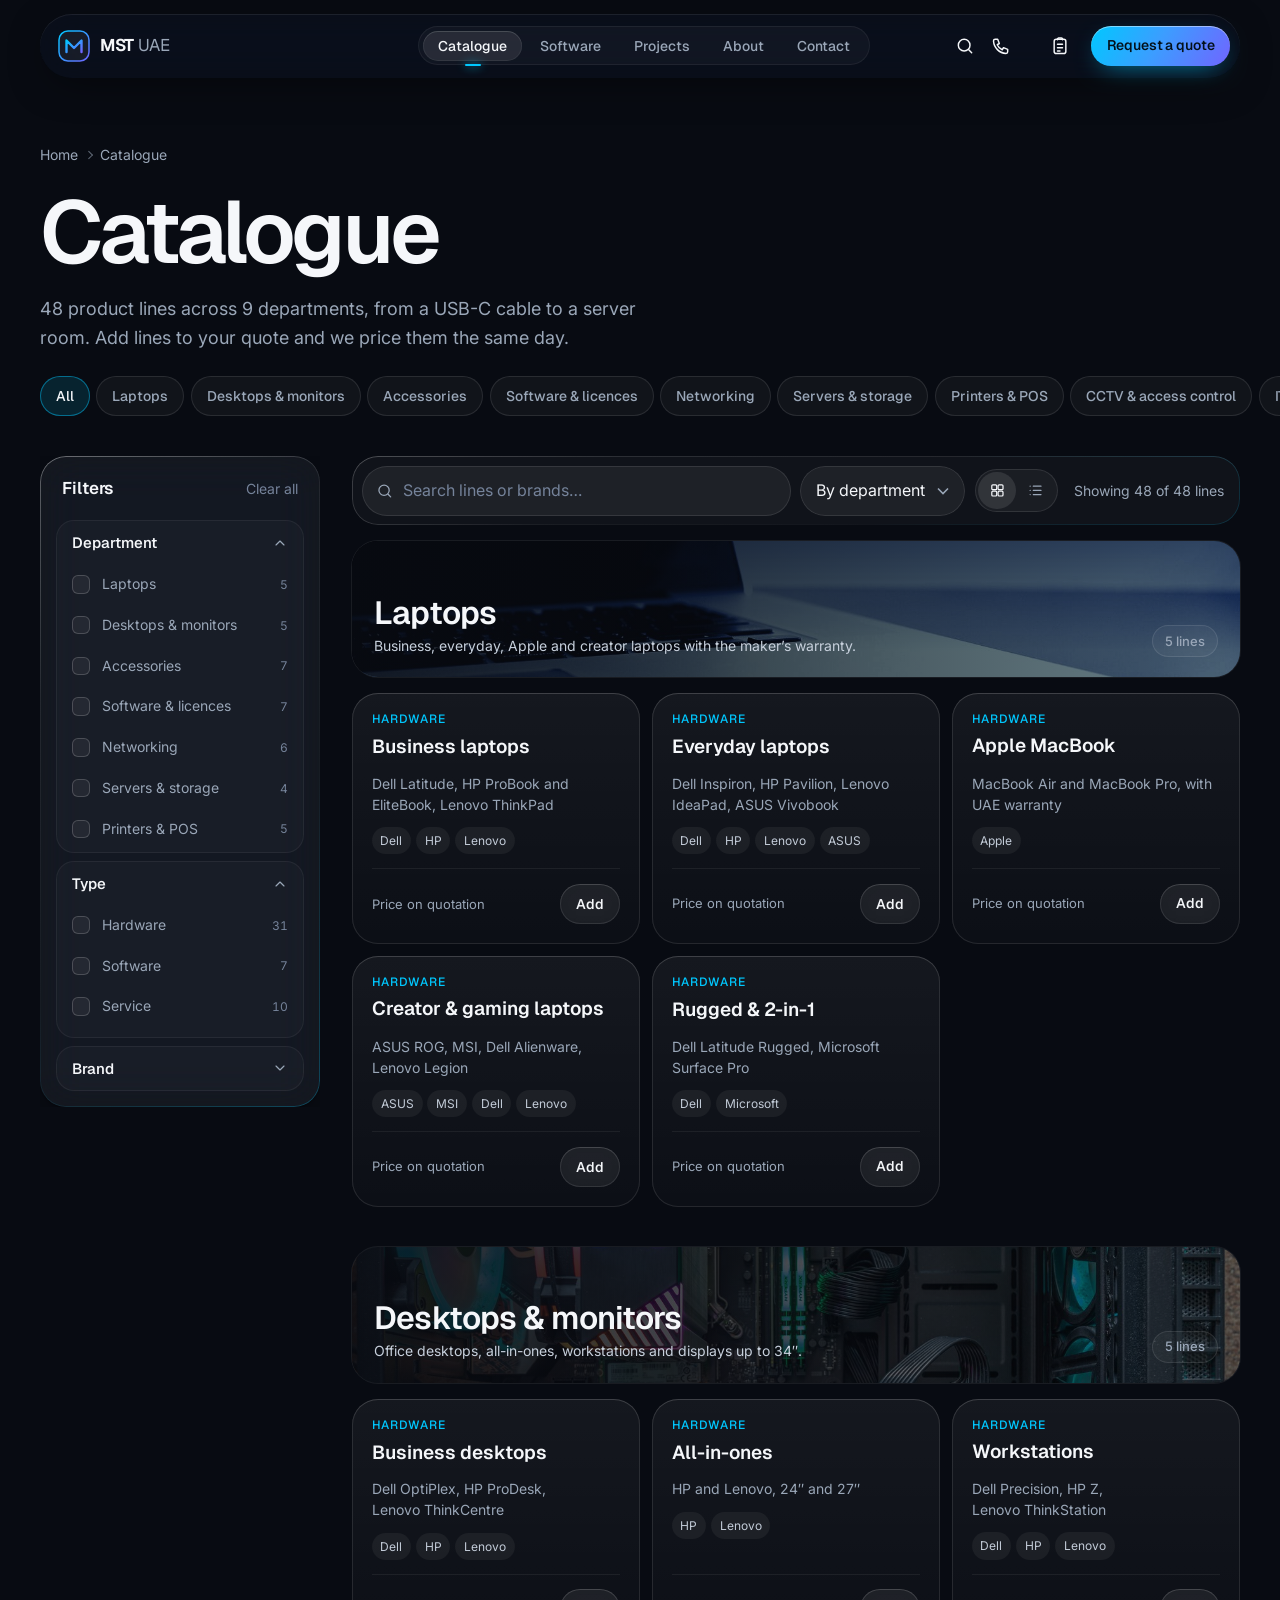
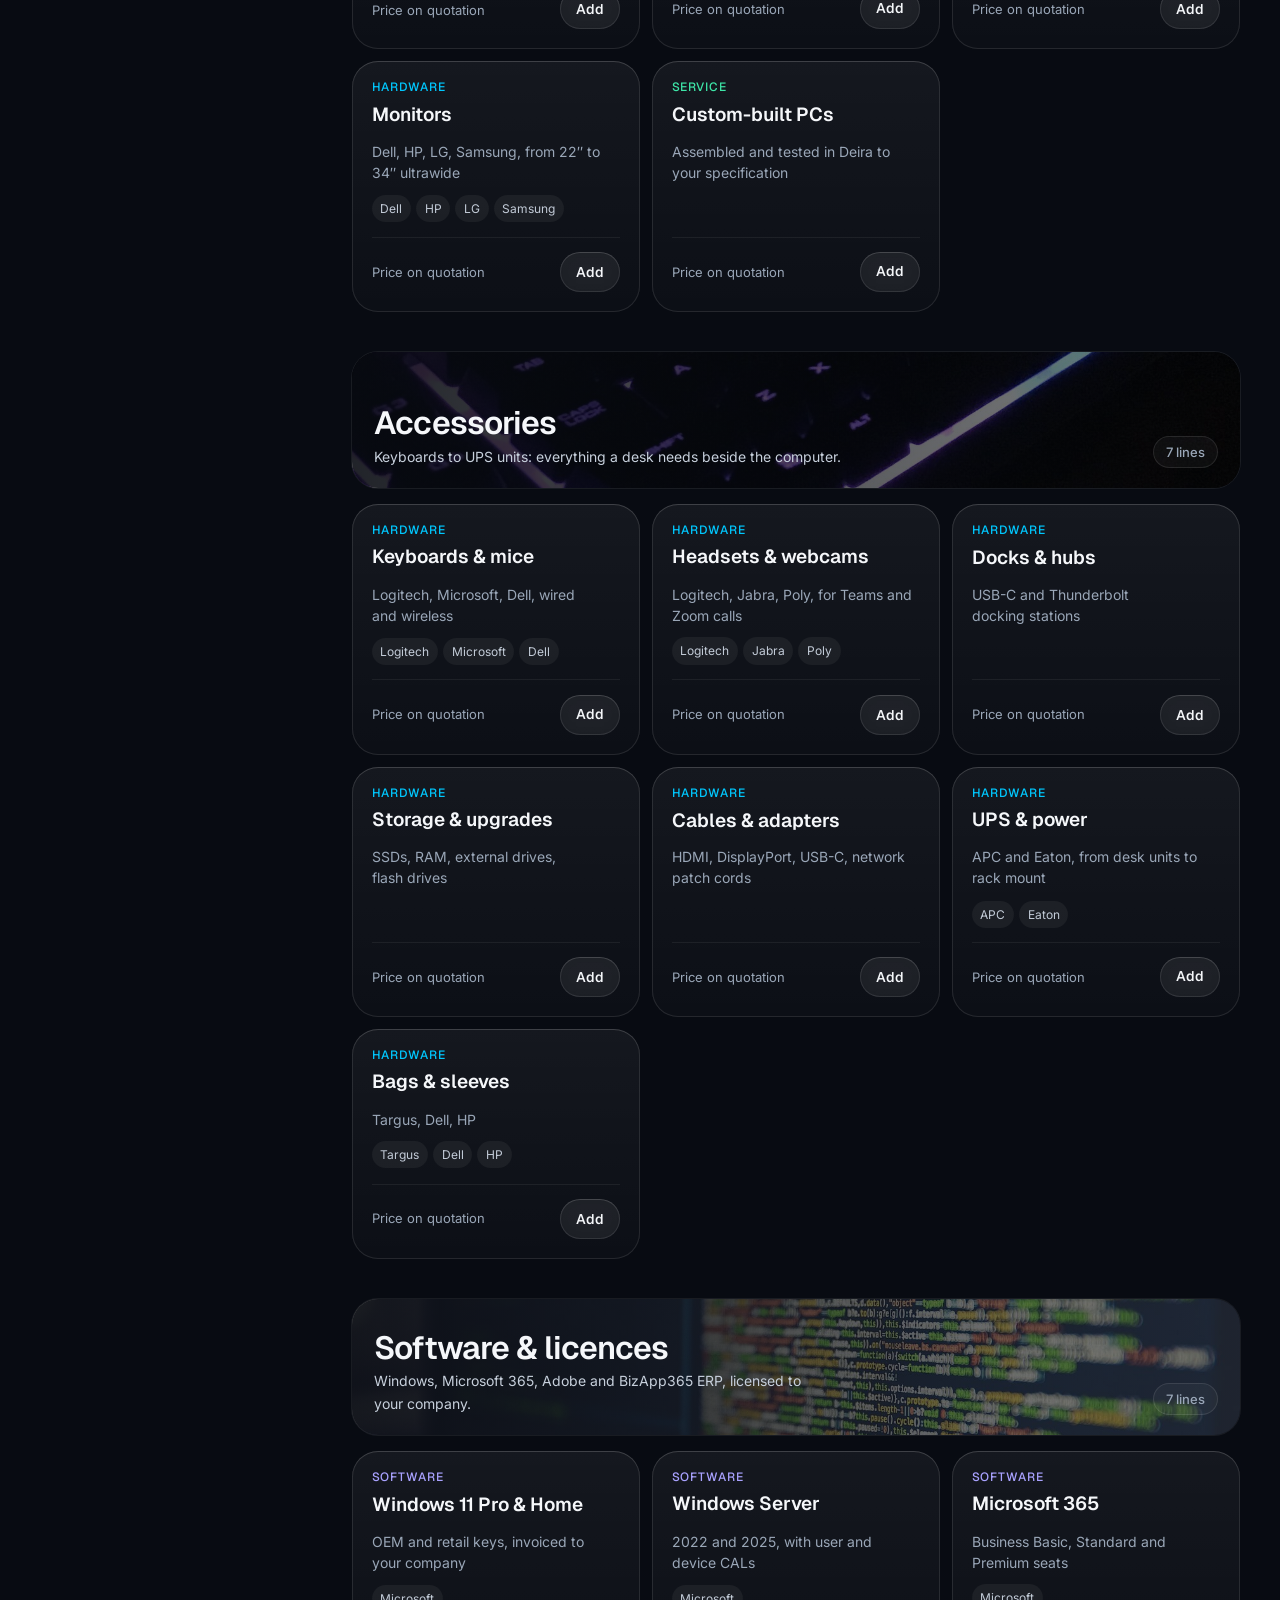
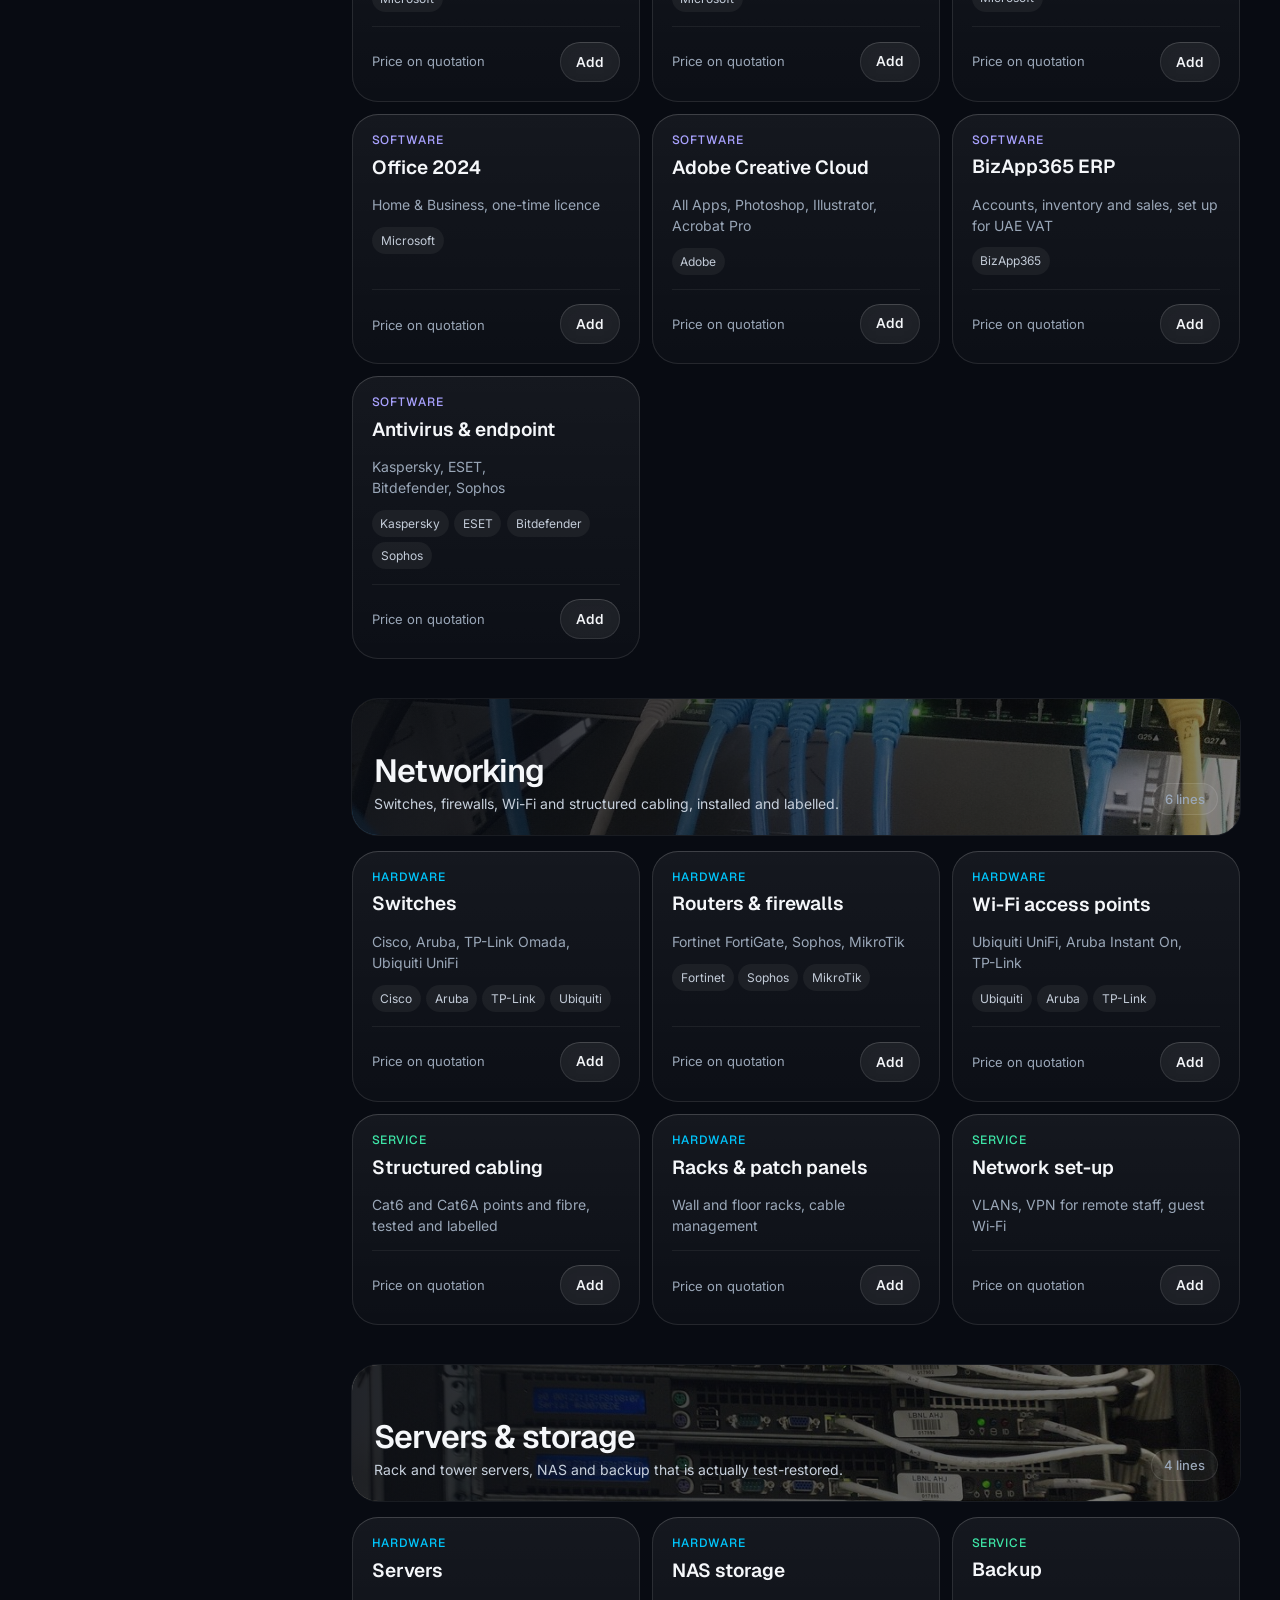
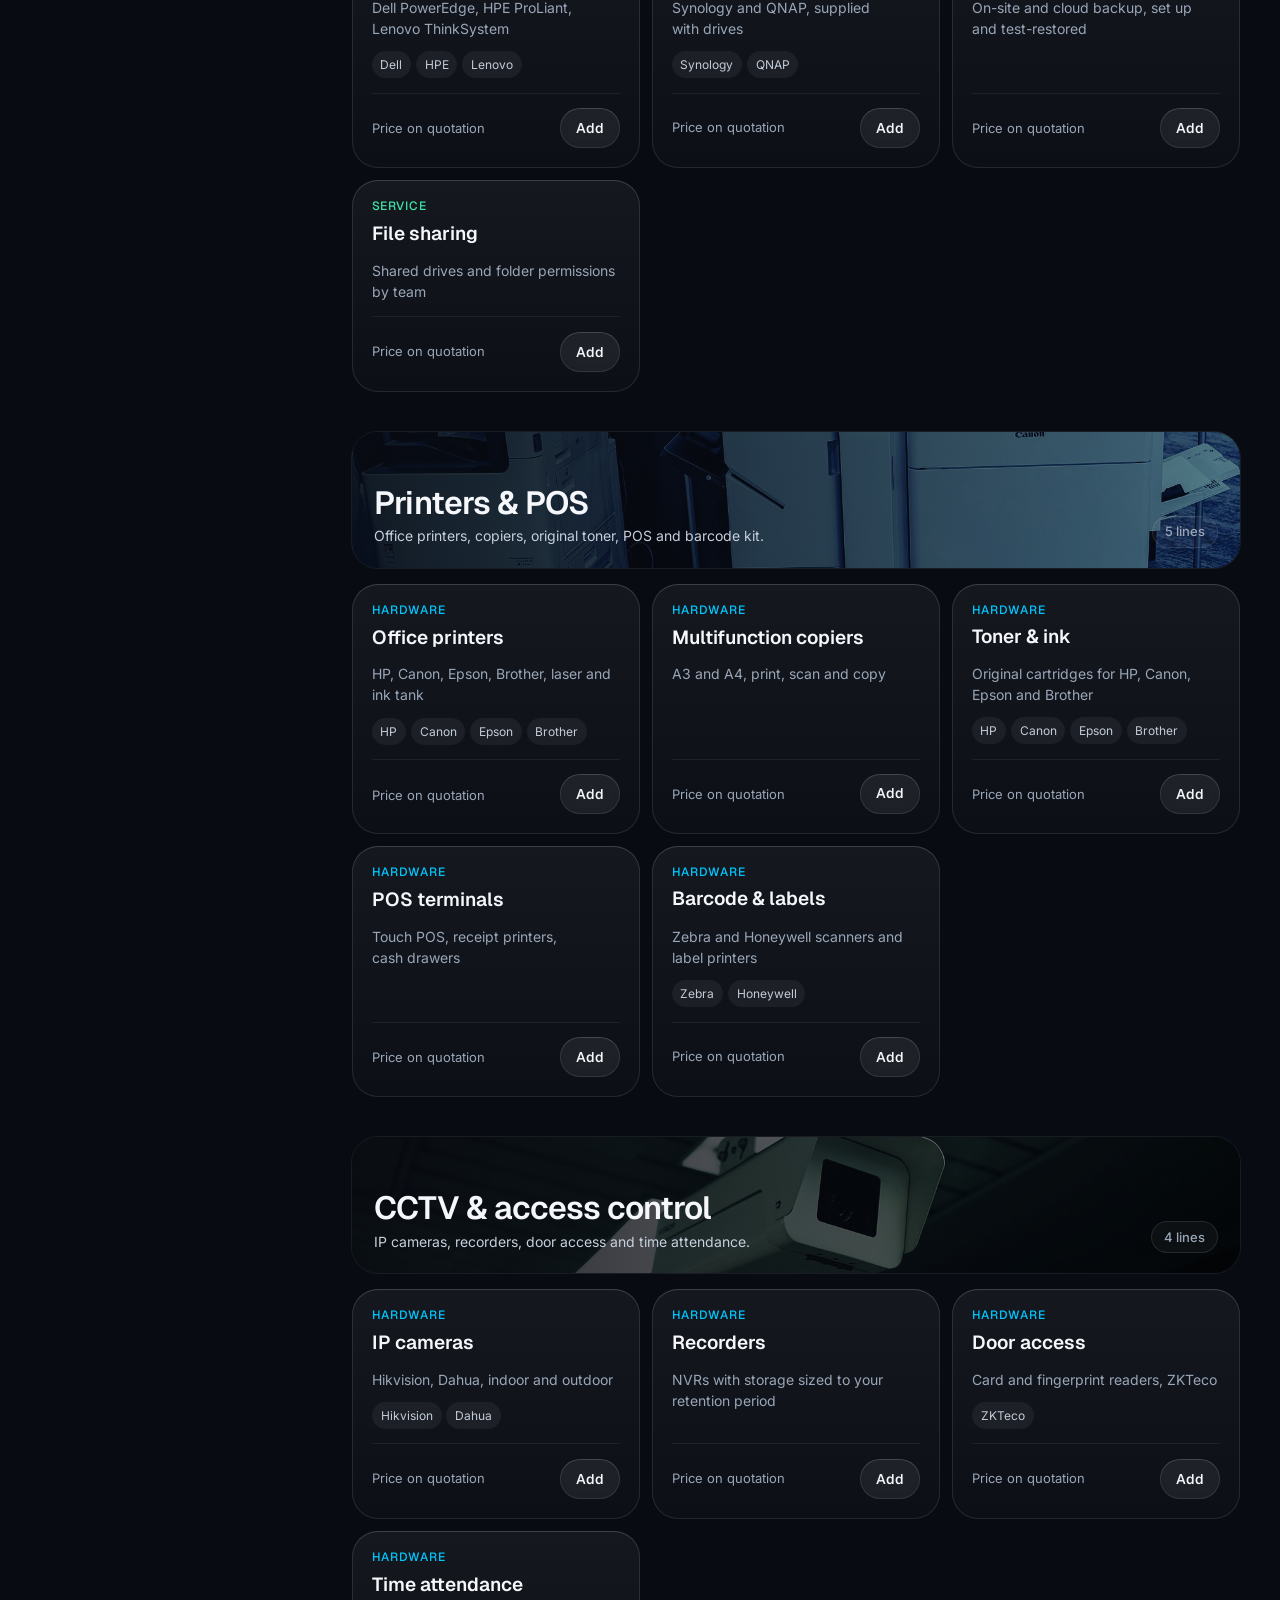
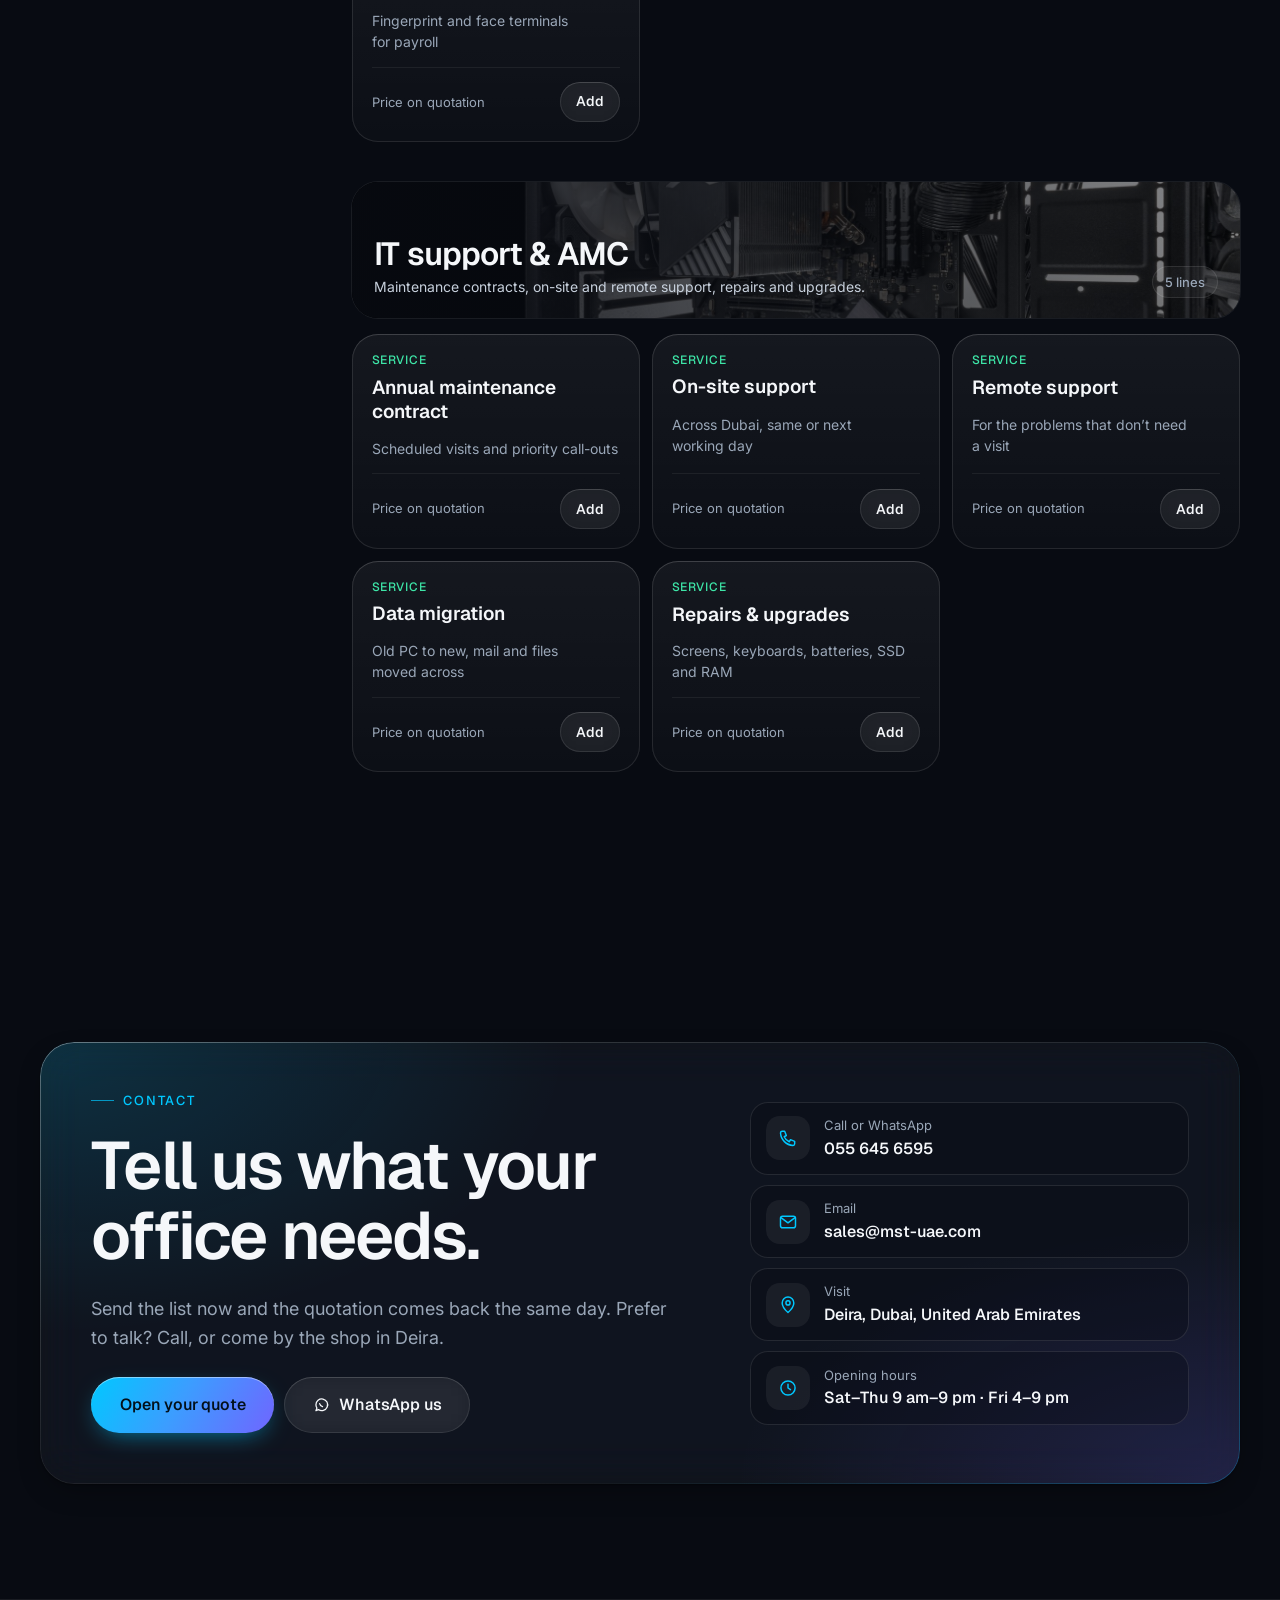
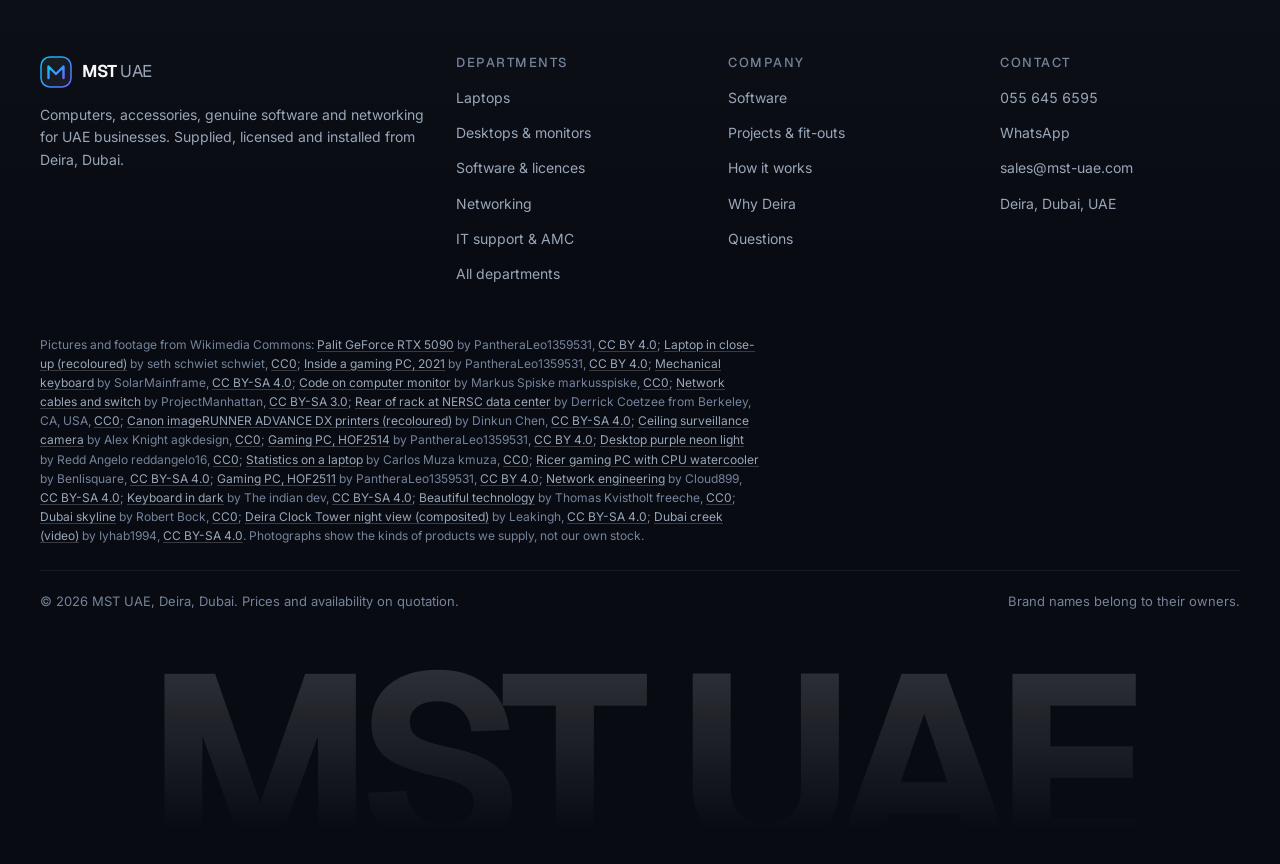
<file: catalogue.html>
<!doctype html>
<html lang="en">
<head>
  <meta charset="utf-8">
  <meta name="viewport" content="width=device-width, initial-scale=1, viewport-fit=cover">
  <title>Catalogue | MST UAE</title>
  <meta name="description" content="Every product line MST UAE supplies: laptops, desktops, accessories, software licences, networking, servers, printers, CCTV and IT support. Filter by department, type and brand, and build a quote.">
  <meta name="theme-color" content="#080b12">
  <meta name="color-scheme" content="dark">
  <link rel="icon" href="assets/favicon.svg" type="image/svg+xml">
  <script>document.documentElement.classList.add('js')</script>
  <link rel="preconnect" href="https://fonts.googleapis.com">
  <link rel="preconnect" href="https://fonts.gstatic.com" crossorigin>
  <link href="https://fonts.googleapis.com/css2?family=Geist:wght@300..700&family=Inter:wght@400..600&display=swap" rel="stylesheet">
  <link rel="stylesheet" href="styles.css">
</head>
<body>
<a class="skip" href="#main">Skip to content</a>
<div class="ambient" aria-hidden="true"><span class="orb orb--a"></span><span class="orb orb--b"></span></div>

<svg width="0" height="0" style="position:absolute" aria-hidden="true" focusable="false">
  <defs>
    <linearGradient id="g-brand" x1="0" y1="0" x2="1" y2="1"><stop offset="0" stop-color="#00c8ff"/><stop offset="1" stop-color="#7065ff"/></linearGradient>
    <path id="seal-ring" d="M100,100 m-72,0 a72,72 0 1,1 144,0 a72,72 0 1,1 -144,0"/>
  </defs>
  <symbol id="logo-mark" viewBox="0 0 32 32"><rect x="1" y="1" width="30" height="30" rx="9" fill="rgba(255,255,255,0.06)" stroke="url(#g-brand)" stroke-width="1.5"/><path d="M8.5 22V10.5l7.5 7.5 7.5-7.5V22" fill="none" stroke="url(#g-brand)" stroke-width="2.4" stroke-linecap="round" stroke-linejoin="round"/></symbol>
  <symbol id="stamp" viewBox="0 0 200 200"><g fill="none" stroke="currentColor"><circle cx="100" cy="100" r="94" stroke-width="5"/><circle cx="100" cy="100" r="58" stroke-width="2.5"/></g><g fill="currentColor" font-family="Geist, Inter, sans-serif"><text font-size="20" font-weight="600" letter-spacing="3"><textPath href="#seal-ring">MST UAE • DEIRA • DUBAI • U.A.E. •</textPath></text><text x="100" y="106" font-size="40" font-weight="700" text-anchor="middle">MST</text></g></symbol>
  <g fill="none" stroke="currentColor" stroke-width="1.75" stroke-linecap="round" stroke-linejoin="round">
    <symbol id="i-search" viewBox="0 0 24 24" fill="none" stroke="currentColor" stroke-width="1.75" stroke-linecap="round" stroke-linejoin="round"><circle cx="11" cy="11" r="7"/><path d="M20 20l-3.5-3.5"/></symbol>
    <symbol id="i-quote" viewBox="0 0 24 24" fill="none" stroke="currentColor" stroke-width="1.75" stroke-linecap="round" stroke-linejoin="round"><rect x="5" y="4" width="14" height="17" rx="2.5"/><path d="M9 4.5v-.7A1.3 1.3 0 0 1 10.3 2.5h3.4A1.3 1.3 0 0 1 15 3.8v.7M9 10h6M9 14h6M9 18h3"/></symbol>
    <symbol id="i-phone" viewBox="0 0 24 24" fill="none" stroke="currentColor" stroke-width="1.75" stroke-linecap="round" stroke-linejoin="round"><path d="M5 4h3l2 5-2.5 1.5a11 11 0 0 0 6 6L15 14l5 2v3a2 2 0 0 1-2 2A16 16 0 0 1 3 6a2 2 0 0 1 2-2"/></symbol>
    <symbol id="i-chat" viewBox="0 0 24 24" fill="none" stroke="currentColor" stroke-width="1.75" stroke-linecap="round" stroke-linejoin="round"><path d="M4 12a8 8 0 1 1 3.4 6.5L4 20l1.3-3.6A7.9 7.9 0 0 1 4 12z"/><path d="M9 10.5c.5 2 2 3.5 4 4"/></symbol>
    <symbol id="i-menu" viewBox="0 0 24 24" fill="none" stroke="currentColor" stroke-width="1.75" stroke-linecap="round" stroke-linejoin="round"><path d="M4 8h16M4 16h11"/></symbol>
    <symbol id="i-x" viewBox="0 0 24 24" fill="none" stroke="currentColor" stroke-width="1.75" stroke-linecap="round" stroke-linejoin="round"><path d="M6 6l12 12M18 6L6 18"/></symbol>
    <symbol id="i-arrow" viewBox="0 0 24 24" fill="none" stroke="currentColor" stroke-width="1.75" stroke-linecap="round" stroke-linejoin="round"><path d="M5 12h14M13 6l6 6-6 6"/></symbol>
    <symbol id="i-arrow-up-right" viewBox="0 0 24 24" fill="none" stroke="currentColor" stroke-width="1.75" stroke-linecap="round" stroke-linejoin="round"><path d="M7 17L17 7M8 7h9v9"/></symbol>
    <symbol id="i-plus" viewBox="0 0 24 24" fill="none" stroke="currentColor" stroke-width="1.75" stroke-linecap="round" stroke-linejoin="round"><path d="M12 5v14M5 12h14"/></symbol>
    <symbol id="i-minus" viewBox="0 0 24 24" fill="none" stroke="currentColor" stroke-width="1.75" stroke-linecap="round" stroke-linejoin="round"><path d="M5 12h14"/></symbol>
    <symbol id="i-check" viewBox="0 0 24 24" fill="none" stroke="currentColor" stroke-width="2" stroke-linecap="round" stroke-linejoin="round"><path d="M5 12.5l4.5 4.5L19 7.5"/></symbol>
    <symbol id="i-eye" viewBox="0 0 24 24" fill="none" stroke="currentColor" stroke-width="1.75" stroke-linecap="round" stroke-linejoin="round"><path d="M2.5 12S6 5 12 5s9.5 7 9.5 7-3.5 7-9.5 7S2.5 12 2.5 12z"/><circle cx="12" cy="12" r="3"/></symbol>
    <symbol id="i-grid" viewBox="0 0 24 24" fill="none" stroke="currentColor" stroke-width="1.75" stroke-linecap="round" stroke-linejoin="round"><rect x="4" y="4" width="7" height="7" rx="1.5"/><rect x="13" y="4" width="7" height="7" rx="1.5"/><rect x="4" y="13" width="7" height="7" rx="1.5"/><rect x="13" y="13" width="7" height="7" rx="1.5"/></symbol>
    <symbol id="i-list" viewBox="0 0 24 24" fill="none" stroke="currentColor" stroke-width="1.75" stroke-linecap="round" stroke-linejoin="round"><path d="M9 6h11M9 12h11M9 18h11M4.5 6h.01M4.5 12h.01M4.5 18h.01"/></symbol>
    <symbol id="i-sliders" viewBox="0 0 24 24" fill="none" stroke="currentColor" stroke-width="1.75" stroke-linecap="round" stroke-linejoin="round"><path d="M4 7h10M18 7h2M4 17h4M12 17h8"/><circle cx="16" cy="7" r="2"/><circle cx="10" cy="17" r="2"/></symbol>
    <symbol id="i-chevron" viewBox="0 0 24 24" fill="none" stroke="currentColor" stroke-width="1.75" stroke-linecap="round" stroke-linejoin="round"><path d="M6 9l6 6 6-6"/></symbol>
    <symbol id="i-pin" viewBox="0 0 24 24" fill="none" stroke="currentColor" stroke-width="1.75" stroke-linecap="round" stroke-linejoin="round"><path d="M12 21s-7-6.2-7-11.5A7 7 0 0 1 19 9.5C19 14.8 12 21 12 21z"/><circle cx="12" cy="9.5" r="2.5"/></symbol>
    <symbol id="i-clock" viewBox="0 0 24 24" fill="none" stroke="currentColor" stroke-width="1.75" stroke-linecap="round" stroke-linejoin="round"><circle cx="12" cy="12" r="8.5"/><path d="M12 7.5V12l3 2"/></symbol>
    <symbol id="i-mail" viewBox="0 0 24 24" fill="none" stroke="currentColor" stroke-width="1.75" stroke-linecap="round" stroke-linejoin="round"><rect x="3" y="5" width="18" height="14" rx="2.5"/><path d="M4 7l8 6 8-6"/></symbol>
    <symbol id="i-shield" viewBox="0 0 24 24" fill="none" stroke="currentColor" stroke-width="1.75" stroke-linecap="round" stroke-linejoin="round"><path d="M12 3l7 3v6c0 4.5-3 7.5-7 9-4-1.5-7-4.5-7-9V6z"/><path d="M9 12l2 2 4-4"/></symbol>
    <symbol id="i-truck" viewBox="0 0 24 24" fill="none" stroke="currentColor" stroke-width="1.75" stroke-linecap="round" stroke-linejoin="round"><path d="M3 6h11v10H3zM14 10h4l3 3v3h-7"/><circle cx="7" cy="17.5" r="1.8"/><circle cx="17" cy="17.5" r="1.8"/></symbol>
    <symbol id="i-receipt" viewBox="0 0 24 24" fill="none" stroke="currentColor" stroke-width="1.75" stroke-linecap="round" stroke-linejoin="round"><path d="M6 3h12v18l-3-2-3 2-3-2-3 2z"/><path d="M9 8h6M9 12h6M9 16h3"/></symbol>
    <symbol id="i-bolt" viewBox="0 0 24 24" fill="none" stroke="currentColor" stroke-width="1.75" stroke-linecap="round" stroke-linejoin="round"><path d="M13 3L5 13.5h6L10 21l8-10.5h-6z"/></symbol>
  </g>
</svg>


<header class="site-header" data-header>
  <div class="container nav-shell">
    <a class="logo" href="index.html" aria-label="MST UAE, home">
      <svg class="logo__mark" viewBox="0 0 32 32" aria-hidden="true"><use href="#logo-mark"/></svg>
      <span class="logo__name" translate="no">MST <span>UAE</span></span>
    </a>
    <nav class="nav" aria-label="Main" data-nav>
      <span class="nav__indicator" aria-hidden="true"></span>
      <a href="catalogue.html" aria-current="page" class="is-active">Catalogue</a>
      <a href="index.html#software">Software</a>
      <a href="index.html#projects">Projects</a>
      <a href="index.html#deira">About</a>
      <a href="index.html#contact">Contact</a>
    </nav>
    <div class="nav-actions">
      <button class="icon-btn" type="button" data-open-search aria-label="Search the catalogue (Ctrl K)"><svg aria-hidden="true"><use href="#i-search"/></svg></button>
      <a class="icon-btn only-desktop" href="tel:+971556456595" aria-label="Call 055 645 6595"><svg aria-hidden="true"><use href="#i-phone"/></svg></a>
      <button class="icon-btn" type="button" data-open-quote aria-label="Open your quote"><svg aria-hidden="true"><use href="#i-quote"/></svg><span class="badge-count nums" data-quote-count hidden>0</span></button>
      <button class="btn btn--primary btn--sm only-desktop" type="button" data-open-quote>Request a quote</button>
      <button class="icon-btn only-mobile" type="button" data-open-menu aria-label="Open menu"><svg aria-hidden="true"><use href="#i-menu"/></svg></button>
    </div>
  </div>
</header>

<main id="main">
  <section class="container page-head" aria-labelledby="page-title">
    <nav class="crumbs" aria-label="Breadcrumb">
      <ol>
        <li><a href="index.html">Home</a></li>
        <li><a href="catalogue.html">Catalogue</a></li>
        <li data-crumb-dept hidden><span aria-current="page"></span></li>
      </ol>
    </nav>
    <div class="page-head__row">
      <div style="display:grid;gap:1rem">
        <h1 class="page-head__title" id="page-title" data-page-title>Catalogue</h1>
        <p class="lead">48 product lines across 9 departments, from a USB-C cable to a server room. Add lines to your quote and we price them the same day.</p>
      </div>
      <button class="btn btn--glass filters-open" type="button" data-open-filters><svg aria-hidden="true"><use href="#i-sliders"/></svg>Filters<span class="badge-count nums" data-filter-count hidden style="position:static;margin-left:0.25rem;box-shadow:none">0</span></button>
    </div>
    <div class="dept-pills" role="group" aria-label="Departments" data-dept-pills></div>
  </section>

  <section class="container shop" aria-label="Product lines">
    <aside class="filters" aria-labelledby="side-filters-title">
      <div class="filters__inner glass" data-filters></div>
    </aside>
    <div>
      <div class="toolbar glass-quiet">
        <label class="toolbar__search"><svg aria-hidden="true"><use href="#i-search"/></svg><span class="sr-only">Search the catalogue</span><input class="field" type="search" placeholder="Search lines or brands…" autocomplete="off" spellcheck="false" data-cat-q></label>
        <label><span class="sr-only">Sort</span>
          <select class="field" data-cat-sort><option value="dept">By department</option><option value="az">Name A–Z</option><option value="za">Name Z–A</option></select>
        </label>
        <div class="view-switch" role="group" aria-label="Layout">
          <button type="button" data-view="grid" aria-pressed="true" aria-label="Grid view"><svg aria-hidden="true"><use href="#i-grid"/></svg></button>
          <button type="button" data-view="list" aria-pressed="false" aria-label="List view"><svg aria-hidden="true"><use href="#i-list"/></svg></button>
        </div>
        <p class="toolbar__count nums" data-cat-count role="status">Loading the catalogue…</p>
      </div>
      <div class="active-filters" data-active-filters></div>
      <div data-cat-results>
        <div class="lines"><div class="skeleton"></div><div class="skeleton"></div><div class="skeleton"></div><div class="skeleton"></div></div>
      </div>
      <noscript><p class="lead" style="margin-top:1rem">The catalogue needs JavaScript. Call 055 645 6595 or email sales@mst-uae.com with what you need.</p></noscript>
    </div>
  </section>

    <!-- Contact -->
  <section class="section container" id="contact" aria-labelledby="contact-title" style="padding-bottom:0">
    <div class="cta glass" data-reveal>
      <div class="cta__copy">
        <span class="eyebrow">Contact</span>
        <h2 class="h2" id="contact-title">Tell us what your office needs.</h2>
        <p class="lead">Send the list now and the quotation comes back the same day. Prefer to talk? Call, or come by the shop in Deira.</p>
        <div class="cta__actions">
          <button class="btn btn--primary btn--lg" type="button" data-open-quote>Open your quote</button>
          <a class="btn btn--glass btn--lg" href="https://wa.me/971556456595" target="_blank" rel="noopener"><svg aria-hidden="true"><use href="#i-chat"/></svg>WhatsApp us</a>
        </div>
      </div>
      <div class="contact-list">
        <a href="tel:+971556456595"><span class="ci"><svg aria-hidden="true"><use href="#i-phone"/></svg></span><span><small>Call or WhatsApp</small><b class="nums">055 645 6595</b></span></a>
        <a href="mailto:sales@mst-uae.com"><span class="ci"><svg aria-hidden="true"><use href="#i-mail"/></svg></span><span><small>Email</small><b>sales@mst-uae.com</b></span></a>
        <div><span class="ci"><svg aria-hidden="true"><use href="#i-pin"/></svg></span><span><small>Visit</small><b>Deira, Dubai, United Arab Emirates</b></span></div>
        <div><span class="ci"><svg aria-hidden="true"><use href="#i-clock"/></svg></span><span><small>Opening hours</small><b>Sat–Thu 9 am–9 pm · Fri 4–9 pm</b></span></div>
      </div>
    </div>
  </section>

</main>

<footer class="footer" aria-labelledby="footer-title">
  <div class="container">
    <h2 class="sr-only" id="footer-title">MST UAE</h2>
    <div class="footer__cols">
      <div class="footer__brand">
        <a class="logo" href="index.html" aria-label="MST UAE, home"><svg class="logo__mark" viewBox="0 0 32 32" aria-hidden="true"><use href="#logo-mark"/></svg><span class="logo__name" translate="no">MST <span>UAE</span></span></a>
        <p>Computers, accessories, genuine software and networking for UAE businesses. Supplied, licensed and installed from Deira, Dubai.</p>
      </div>
      <div>
        <h2>Departments</h2>
        <ul><li><a href="catalogue.html?dept=laptops">Laptops</a></li><li><a href="catalogue.html?dept=desktops">Desktops &amp; monitors</a></li><li><a href="catalogue.html?dept=software">Software &amp; licences</a></li><li><a href="catalogue.html?dept=networking">Networking</a></li><li><a href="catalogue.html?dept=support">IT support &amp; AMC</a></li><li><a href="catalogue.html">All departments</a></li></ul>
      </div>
      <div>
        <h2>Company</h2>
        <ul><li><a href="index.html#software">Software</a></li><li><a href="index.html#projects">Projects &amp; fit-outs</a></li><li><a href="index.html#how">How it works</a></li><li><a href="index.html#deira">Why Deira</a></li><li><a href="index.html#faq">Questions</a></li></ul>
      </div>
      <div>
        <h2>Contact</h2>
        <ul><li><a class="nums" href="tel:+971556456595">055 645 6595</a></li><li><a href="https://wa.me/971556456595" target="_blank" rel="noopener">WhatsApp</a></li><li><a href="mailto:sales@mst-uae.com">sales@mst-uae.com</a></li><li><span>Deira, Dubai, UAE</span></li></ul>
      </div>
    </div>
    <p class="credits">Pictures and footage from Wikimedia Commons: <a href="https://commons.wikimedia.org/wiki/File:Zusatz_Palit_GeForce_RTX_5090_20250531_HOF4307_RAW-Export.png">Palit GeForce RTX 5090</a> by PantheraLeo1359531, <a href="https://creativecommons.org/licenses/by/4.0">CC BY 4.0</a>; <a href="https://commons.wikimedia.org/wiki/File:Laptop_in_close-up_(Unsplash).jpg">Laptop in close-up (recoloured)</a> by seth schwiet schwiet, <a href="https://creativecommons.org/publicdomain/zero/1.0/deed.en">CC0</a>; <a href="https://commons.wikimedia.org/wiki/File:Das_Innenleben_eines_Gaming-PCs_aus_2021_20211126_HOF08246_RAW-Export_20220714004138.png">Inside a gaming PC, 2021</a> by PantheraLeo1359531, <a href="https://creativecommons.org/licenses/by/4.0">CC BY 4.0</a>; <a href="https://commons.wikimedia.org/wiki/File:Mechanical_Keyboard.jpg">Mechanical keyboard</a> by SolarMainframe, <a href="https://creativecommons.org/licenses/by-sa/4.0">CC BY-SA 4.0</a>; <a href="https://commons.wikimedia.org/wiki/File:Code_on_computer_monitor_(Unsplash).jpg">Code on computer monitor</a> by Markus Spiske markusspiske, <a href="https://creativecommons.org/publicdomain/zero/1.0/deed.en">CC0</a>; <a href="https://commons.wikimedia.org/wiki/File:Network_cables_and_switch.jpg">Network cables and switch</a> by ProjectManhattan, <a href="https://creativecommons.org/licenses/by-sa/3.0">CC BY-SA 3.0</a>; <a href="https://commons.wikimedia.org/wiki/File:Rear_of_rack_at_NERSC_data_center_-_closeup.jpg">Rear of rack at NERSC data center</a> by Derrick Coetzee from Berkeley, CA, USA, <a href="https://creativecommons.org/publicdomain/zero/1.0/deed.en">CC0</a>; <a href="https://commons.wikimedia.org/wiki/File:Canon_imageRUNNER_ADVANCE_DX_C5860_Color_Laser_Multifunction_Printer_%26_Canon_imageRUNNER_ADVANCE_DX_C7770_Color_Laser_Multifunction_Printer.jpg">Canon imageRUNNER ADVANCE DX printers (recoloured)</a> by Dinkun Chen, <a href="https://creativecommons.org/licenses/by-sa/4.0">CC BY-SA 4.0</a>; <a href="https://commons.wikimedia.org/wiki/File:Ceiling_surveillance_camera_(Unsplash).jpg">Ceiling surveillance camera</a> by Alex Knight agkdesign, <a href="https://creativecommons.org/publicdomain/zero/1.0/deed.en">CC0</a>; <a href="https://commons.wikimedia.org/wiki/File:Gaming-PC_20240426_HOF2514-HDR_RAW-Export.png">Gaming PC, HOF2514</a> by PantheraLeo1359531, <a href="https://creativecommons.org/licenses/by/4.0">CC BY 4.0</a>; <a href="https://commons.wikimedia.org/wiki/File:Desktop_purple_neon_light_(Unsplash).jpg">Desktop purple neon light</a> by Redd Angelo reddangelo16, <a href="https://creativecommons.org/publicdomain/zero/1.0/deed.en">CC0</a>; <a href="https://commons.wikimedia.org/wiki/File:Statistics_on_a_laptop_(Unsplash).jpg">Statistics on a laptop</a> by Carlos Muza kmuza, <a href="https://creativecommons.org/publicdomain/zero/1.0/deed.en">CC0</a>; <a href="https://commons.wikimedia.org/wiki/File:Ricer_gaming_PC_with_CPU_watercooler.jpg">Ricer gaming PC with CPU watercooler</a> by Benlisquare, <a href="https://creativecommons.org/licenses/by-sa/4.0">CC BY-SA 4.0</a>; <a href="https://commons.wikimedia.org/wiki/File:Gaming-PC_20240426_HOF2511-HDR_RAW-Export.png">Gaming PC, HOF2511</a> by PantheraLeo1359531, <a href="https://creativecommons.org/licenses/by/4.0">CC BY 4.0</a>; <a href="https://commons.wikimedia.org/wiki/File:Network-Engineering_Ashlan_Chidester_19.jpg">Network engineering</a> by Cloud899, <a href="https://creativecommons.org/licenses/by-sa/4.0">CC BY-SA 4.0</a>; <a href="https://commons.wikimedia.org/wiki/File:Keyboard_in_dark.png">Keyboard in dark</a> by The indian dev, <a href="https://creativecommons.org/licenses/by-sa/4.0">CC BY-SA 4.0</a>; <a href="https://commons.wikimedia.org/wiki/File:Beautiful_technology_(Unsplash).jpg">Beautiful technology</a> by Thomas Kvistholt freeche, <a href="https://creativecommons.org/publicdomain/zero/1.0/deed.en">CC0</a>; <a href="https://commons.wikimedia.org/wiki/File:Dubai_skyline_unsplash.jpg">Dubai skyline</a> by Robert Bock, <a href="https://creativecommons.org/publicdomain/zero/1.0/deed.en">CC0</a>; <a href="https://commons.wikimedia.org/wiki/File:Deira_Clock_Tower_Night_View.jpg">Deira Clock Tower night view (composited)</a> by Leakingh, <a href="https://creativecommons.org/licenses/by-sa/4.0">CC BY-SA 4.0</a>; <a href="https://commons.wikimedia.org/wiki/File:Dubai_creek.webm">Dubai creek (video)</a> by Iyhab1994, <a href="https://creativecommons.org/licenses/by-sa/4.0">CC BY-SA 4.0</a>. Photographs show the kinds of products we supply, not our own stock.</p>
    <div class="footer__legal"><span>© <span data-year>2026</span> MST UAE, Deira, Dubai. Prices and availability on quotation.</span><span>Brand names belong to their owners.</span></div>
  </div>
  <p class="footer__word" aria-hidden="true" translate="no">MST UAE</p>
</footer>


<!-- Filters on phones and tablets -->
<dialog class="filter-sheet" id="filters-sheet" aria-labelledby="sheet-filters-title">
  <div class="filter-sheet__panel">
    <span class="filter-sheet__grab" aria-hidden="true"></span>
    <div class="filter-sheet__body" data-sheet-filters></div>
    <div class="filter-sheet__foot"><button class="btn btn--primary btn--lg btn--block" type="button" data-sheet-apply>Show results</button></div>
  </div>
</dialog>

<!-- Search -->
<dialog class="search" id="search" aria-label="Search the catalogue">
  <div class="search__panel glass-deep">
    <div class="search__bar">
      <svg aria-hidden="true"><use href="#i-search"/></svg>
      <input class="search__input" type="text" role="combobox" aria-expanded="true" aria-controls="search-results" aria-autocomplete="list" aria-label="Search lines, brands and departments" placeholder="Search laptops, licences, brands…" autocomplete="off" spellcheck="false" data-search-input>
      <button class="icon-btn" type="button" data-close aria-label="Close search"><svg aria-hidden="true"><use href="#i-x"/></svg></button>
    </div>
    <div class="search__body" id="search-results" role="listbox" aria-label="Results" data-search-results></div>
    <div class="search__foot" aria-hidden="true"><span><span class="kbd">↑</span><span class="kbd">↓</span> move</span><span><span class="kbd">↵</span> open</span><span><span class="kbd">Esc</span> close</span></div>
  </div>
</dialog>

<!-- Menu (phones and tablets) -->
<dialog class="menu" id="menu" aria-label="Menu">
  <div class="menu__panel">
    <button class="icon-btn icon-btn--glass dialog-close" type="button" data-close aria-label="Close menu" style="top:1.4rem;right:var(--gutter)"><svg aria-hidden="true"><use href="#i-x"/></svg></button>
    <nav class="menu__links" aria-label="Main">
      <a href="catalogue.html">Catalogue <svg aria-hidden="true"><use href="#i-arrow"/></svg></a>
      <a href="index.html#software">Software <svg aria-hidden="true"><use href="#i-arrow"/></svg></a>
      <a href="index.html#projects">Projects <svg aria-hidden="true"><use href="#i-arrow"/></svg></a>
      <a href="index.html#deira">About <svg aria-hidden="true"><use href="#i-arrow"/></svg></a>
      <a href="index.html#faq">Questions <svg aria-hidden="true"><use href="#i-arrow"/></svg></a>
      <a href="index.html#contact">Contact <svg aria-hidden="true"><use href="#i-arrow"/></svg></a>
    </nav>
    <div class="menu__foot">
      <button class="btn btn--primary btn--lg btn--block" type="button" data-open-quote>Request a quote</button>
      <a class="btn btn--glass btn--lg btn--block" href="tel:+971556456595"><svg aria-hidden="true"><use href="#i-phone"/></svg><span class="nums">055 645 6595</span></a>
    </div>
  </div>
</dialog>

<!-- Quick view: one product line -->
<dialog class="quick" id="quick" aria-labelledby="quick-title">
  <div class="quick__panel glass-deep">
    <div class="quick__media" data-qv-media><span class="chip" data-qv-dept></span></div>
    <div class="quick__body">
      <span class="card__brand" data-qv-kind></span>
      <h2 class="quick__title" id="quick-title" data-qv-title></h2>
      <p class="muted" data-qv-line></p>
      <div class="quick__brands" data-qv-brands></div>
      <div><h3 class="label">What comes with it</h3><ul class="spec-list" data-qv-includes></ul></div>
      <div class="qty-row">
        <div class="stepper" role="group" aria-label="Quantity"><button type="button" data-qv-minus aria-label="One fewer"><svg aria-hidden="true"><use href="#i-minus"/></svg></button><output class="nums" data-qv-qty aria-live="polite">1</output><button type="button" data-qv-plus aria-label="One more"><svg aria-hidden="true"><use href="#i-plus"/></svg></button></div>
        <button class="btn btn--primary" type="button" data-qv-add><span data-add-label>Add to quote</span></button>
        <a class="btn btn--glass" href="https://wa.me/971556456595" target="_blank" rel="noopener" data-qv-ask><svg aria-hidden="true"><use href="#i-chat"/></svg>Ask</a>
      </div>
      <p class="muted" style="font-size:var(--text-sm)">Price on quotation: brand, model and warranty confirmed on the quote, usually the same day.</p>
      <div><h3 class="label" data-qv-related-title>More in this department</h3><div class="related" data-qv-related></div></div>
    </div>
    <button class="icon-btn icon-btn--glass dialog-close" type="button" data-close aria-label="Close"><svg aria-hidden="true"><use href="#i-x"/></svg></button>
  </div>
</dialog>

<!-- Your quote: the cart -->
<dialog class="drawer" id="quote" aria-labelledby="quote-title">
  <div class="drawer__panel">
    <div class="drawer__head" style="position:relative">
      <h2 id="quote-title">Your quote</h2>
      <p class="drawer__ref nums"><span data-quote-no>No. MST/26/1102</span> · <span data-today>2 November 2026</span></p>
      <ol class="steps" data-steps aria-label="Progress"><li>Lines</li><li>Your details</li><li>Sent</li></ol>
      <button class="icon-btn dialog-close" type="button" data-close aria-label="Close your quote"><svg aria-hidden="true"><use href="#i-x"/></svg></button>
    </div>
    <form class="drawer__body" id="quote-form" novalidate>
      <section aria-label="Lines on your quote">
        <div class="q-list" data-q-list></div>
        <div class="q-empty" data-q-empty>
          <span class="q-empty__icon"><svg aria-hidden="true"><use href="#i-quote"/></svg></span>
          <b style="font-family:var(--font-display);font-size:1.125rem">Your quote is empty</b>
          <p class="muted" style="font-size:var(--text-sm)">Add lines from the catalogue, or just write what you need below.</p>
          <a class="btn btn--glass btn--sm" href="catalogue.html">Browse the catalogue</a>
        </div>
      </section>
      <section class="q-form" aria-label="Your details">
        <div>
          <label class="label" for="q-notes">Anything else? Models, quantities, deadline</label>
          <textarea class="field" id="q-notes" name="notes" rows="3" placeholder="e.g. 4 laptops, i5, 16 GB, needed by Sunday…" aria-describedby="q-error"></textarea>
          <p class="muted" id="q-error" data-q-error role="alert" hidden style="color:#ff9fae;font-size:var(--text-sm);margin-top:0.4rem">Add a line from the catalogue, or write what you need.</p>
        </div>
        <div class="two">
          <div><label class="label" for="q-name">Your name</label><input class="field" id="q-name" name="name" type="text" autocomplete="name" placeholder="Your name…"></div>
          <div><label class="label" for="q-company">Company (optional)</label><input class="field" id="q-company" name="company" type="text" autocomplete="organization" placeholder="Company…"></div>
        </div>
        <div><label class="label" for="q-contact">Phone or email</label><input class="field" id="q-contact" name="contact" type="text" autocomplete="tel" spellcheck="false" autocapitalize="off" placeholder="e.g. 050 123 4567…"></div>
      </section>
    </form>
    <div class="drawer__foot" data-q-foot>
      <button class="btn btn--primary btn--lg btn--block" type="submit" form="quote-form"><svg aria-hidden="true"><use href="#i-chat"/></svg>Send on WhatsApp</button>
      <a class="drawer__alt" href="mailto:sales@mst-uae.com?subject=Quotation%20request" data-send-mail>or send it by email</a>
    </div>
    <div class="drawer__body" data-q-done hidden>
      <div class="q-done">
        <span class="q-done__check"><svg viewBox="0 0 24 24" fill="none" stroke="currentColor" stroke-width="2.2" stroke-linecap="round" stroke-linejoin="round" aria-hidden="true"><path d="M5 12.5l4.5 4.5L19 7.5"/></svg></span>
        <h3 class="h3" tabindex="-1">Your request is ready</h3>
        <p class="muted">We opened it in <span data-q-done-via>WhatsApp</span> with every line and your details. Press send there, and the quotation comes back the same day.</p>
        <p class="muted" style="font-size:var(--text-sm)">Nothing opened? Call <a class="nums" href="tel:+971556456595" style="color:var(--foreground)">055 645 6595</a> or email <a href="mailto:sales@mst-uae.com" style="color:var(--foreground)">sales@mst-uae.com</a>.</p>
        <div class="hero__actions" style="justify-content:center"><button class="btn btn--glass" type="button" data-q-edit>Back to the list</button><button class="btn btn--primary" type="button" data-q-new>Start a new quote</button></div>
      </div>
    </div>
  </div>
</dialog>

<div class="toast glass-deep" data-toast>
  <svg aria-hidden="true"><use href="#i-check"/></svg>
  <p data-toast-text></p>
  <button class="btn btn--glass btn--sm" type="button" data-open-quote>View quote</button>
</div>
<p class="sr-only" role="status" data-status></p>


<script src="data.js" defer></script>
<script src="app.js" defer></script>
</body>
</html>
</file>
<file: styles.css>
/* =========================================================================
   MST UAE — Liquid Glass design system
   Tokens follow the shadcn/ui naming (background, foreground, card, primary,
   muted, border, ring, radius) so the system reads like any modern UI kit.
   ========================================================================= */

:root {
  color-scheme: dark;

  /* colour */
  --background: #080b12;
  --background-2: #0d1220;
  --card: #121a29;
  --foreground: #f5f7fa;
  --muted-foreground: #9aa7b8;
  --subtle-foreground: #75839a;
  --primary: #00c8ff;
  --primary-foreground: #031019;
  --secondary: #7065ff;
  --silver: #c9d3e0;
  --success: #3ee6a8;
  --border: rgba(255, 255, 255, 0.1);
  --border-strong: rgba(255, 255, 255, 0.18);
  --input: rgba(255, 255, 255, 0.06);
  --ring: rgba(0, 200, 255, 0.6);

  /* glass: three depths, each with its own transparency, blur and edge */
  --glass-1: rgba(255, 255, 255, 0.035);   /* quiet: list rows, chips */
  --glass-2: rgba(255, 255, 255, 0.055);   /* standard: cards, panels */
  --glass-3: rgba(255, 255, 255, 0.085);   /* raised: hover, active */
  --glass-deep: rgba(12, 17, 29, 0.62);    /* over photographs and in dialogs */
  --blur-1: blur(12px) saturate(140%);
  --blur-2: blur(22px) saturate(160%);
  --blur-3: blur(36px) saturate(180%);
  --highlight: inset 0 1px 0 rgba(255, 255, 255, 0.08);
  --edge: linear-gradient(140deg, rgba(255, 255, 255, 0.32), rgba(255, 255, 255, 0.07) 28%, rgba(255, 255, 255, 0.02) 62%, rgba(0, 200, 255, 0.28));

  --shadow-1: 0 1px 2px rgba(0, 0, 0, 0.35), 0 10px 30px -10px rgba(0, 0, 0, 0.45);
  --shadow-2: 0 30px 80px -24px rgba(0, 0, 0, 0.7);
  --glow: 0 10px 40px -10px rgba(0, 200, 255, 0.55);

  --brand-gradient: linear-gradient(120deg, #00c8ff 0%, #3c9dff 48%, #7065ff 100%);
  --text-gradient: linear-gradient(100deg, #f5f7fa 10%, #bfe9ff 45%, #00c8ff 70%, #8b82ff 100%);

  /* shape */
  --radius-xs: 8px;
  --radius-sm: 12px;
  --radius: 18px;
  --radius-lg: 26px;
  --radius-xl: 34px;
  --radius-full: 999px;

  /* type */
  --font-display: "Geist", "Inter", ui-sans-serif, system-ui, sans-serif;
  --font-text: "Inter", ui-sans-serif, system-ui, sans-serif;
  --text-xs: 0.8125rem;
  --text-sm: 0.875rem;
  --text-base: 1rem;
  --text-lg: 1.125rem;
  --text-xl: clamp(1.25rem, 1.1rem + 0.5vw, 1.5rem);
  --h3: clamp(1.25rem, 1.05rem + 0.7vw, 1.625rem);
  --h2: clamp(2.25rem, 1.3rem + 3.6vw, 4.5rem);
  --display: clamp(3.1rem, 1rem + 7.4vw, 8.5rem);

  /* space */
  --container: 1320px;
  --gutter: clamp(1rem, 3.5vw, 2.5rem);
  --section: clamp(5rem, 9vw, 9rem);

  /* motion */
  --ease: cubic-bezier(0.22, 1, 0.36, 1);
  --ease-in-out: cubic-bezier(0.65, 0, 0.35, 1);
  --t-fast: 160ms;
  --t: 260ms;
  --t-slow: 600ms;
}

/* ---------- base ---------- */
*, *::before, *::after { box-sizing: border-box; }
html { -webkit-text-size-adjust: 100%; text-size-adjust: 100%; background: var(--background); scroll-padding-top: 6.5rem; scroll-padding-bottom: 5rem; }
body { margin: 0; min-height: 100svh; background: var(--background); color: var(--foreground); font-family: var(--font-text); font-size: var(--text-base); line-height: 1.6; -webkit-font-smoothing: antialiased; -moz-osx-font-smoothing: grayscale; text-rendering: optimizeLegibility; overflow-x: clip; }
h1, h2, h3, h4, p, figure, dl, dd, ol, ul, blockquote { margin: 0; }
ol, ul { padding: 0; list-style: none; }
img, video, svg { display: block; max-width: 100%; }
img, video { height: auto; }
button, input, select, textarea { font: inherit; color: inherit; }
button { background: none; border: 0; padding: 0; cursor: pointer; }
a { color: inherit; text-decoration: none; }
a, button, summary, input, select, textarea, label { touch-action: manipulation; -webkit-tap-highlight-color: transparent; }
h1, h2, h3, h4 { font-family: var(--font-display); font-weight: 600; letter-spacing: -0.03em; line-height: 1.05; text-wrap: balance; }
p { text-wrap: pretty; }
::selection { background: rgba(0, 200, 255, 0.35); color: #fff; }
:focus-visible { outline: 2px solid var(--primary); outline-offset: 3px; border-radius: 6px; }
.sr-only { position: absolute; width: 1px; height: 1px; overflow: hidden; clip-path: inset(50%); white-space: nowrap; }
[hidden] { display: none !important; }
html:has(dialog[open]:modal) { overflow: hidden; }
.hero__floats { pointer-events: none; transition: transform 600ms var(--ease); }
.hero__floats > * { pointer-events: auto; }
.hero__frame { transition: transform 600ms var(--ease); }
.nums { font-variant-numeric: tabular-nums; }
.container { width: min(100% - 2 * var(--gutter), var(--container)); margin-inline: auto; }
.skip { position: fixed; left: 1rem; top: -4rem; z-index: 100; padding: 0.6rem 1rem; border-radius: var(--radius-sm); background: var(--primary); color: var(--primary-foreground); font-weight: 600; }
.skip:focus { top: 1rem; }

/* ---------- ambient background: deep midnight, two light sources, fine grain ---------- */
.ambient { position: fixed; inset: 0; z-index: -1; pointer-events: none; overflow: hidden; background:
  radial-gradient(1100px 700px at 88% -12%, rgba(0, 200, 255, 0.16), transparent 62%),
  radial-gradient(900px 640px at -12% 18%, rgba(112, 101, 255, 0.16), transparent 62%),
  radial-gradient(1000px 900px at 50% 118%, rgba(0, 110, 255, 0.12), transparent 60%),
  linear-gradient(180deg, #080b12 0%, #0a0f1b 45%, #080b12 100%); }
.ambient::after { content: ""; position: absolute; inset: -50%; opacity: 0.06; mix-blend-mode: overlay; background-image: url("data:image/svg+xml,%3Csvg xmlns='http://www.w3.org/2000/svg' width='180' height='180'%3E%3Cfilter id='n'%3E%3CfeTurbulence type='fractalNoise' baseFrequency='.9' numOctaves='3' stitchTiles='stitch'/%3E%3C/filter%3E%3Crect width='100%25' height='100%25' filter='url(%23n)'/%3E%3C/svg%3E"); }
.orb { position: absolute; width: 46vmax; aspect-ratio: 1; border-radius: 50%; filter: blur(80px); opacity: 0.32; will-change: transform; }
.orb--a { top: -18vmax; right: -10vmax; background: radial-gradient(circle, rgba(0, 200, 255, 0.55), transparent 65%); }
.orb--b { top: 30vh; left: -20vmax; background: radial-gradient(circle, rgba(112, 101, 255, 0.5), transparent 65%); }
@media (prefers-reduced-motion: no-preference) {
  .orb--a { animation: drift-a 26s ease-in-out infinite alternate; }
  .orb--b { animation: drift-b 32s ease-in-out infinite alternate; }
}
@keyframes drift-a { to { transform: translate(-8vmax, 10vmax) scale(1.1); } }
@keyframes drift-b { to { transform: translate(10vmax, -6vmax) scale(0.92); } }

/* ---------- glass surfaces ---------- */
.glass, .glass-deep, .glass-quiet { position: relative; isolation: isolate; border-radius: var(--radius); }
.glass { background: var(--glass-2); -webkit-backdrop-filter: var(--blur-2); backdrop-filter: var(--blur-2); box-shadow: var(--highlight), var(--shadow-1); }
.glass-deep { background: var(--glass-deep); -webkit-backdrop-filter: var(--blur-3); backdrop-filter: var(--blur-3); box-shadow: var(--highlight), var(--shadow-2); }
.glass-quiet { background: var(--glass-1); box-shadow: var(--highlight); }
/* a specular edge: a 1px gradient ring, brighter at the top-left where the light falls */
.glass::before, .glass-deep::before, .glass-quiet::before, .edge::before { content: ""; position: absolute; inset: 0; z-index: -1; padding: 1px; border-radius: inherit; background: var(--edge); -webkit-mask: linear-gradient(#000 0 0) content-box, linear-gradient(#000 0 0); -webkit-mask-composite: xor; mask: linear-gradient(#000 0 0) content-box exclude, linear-gradient(#000 0 0); pointer-events: none; }
.glass-quiet::before { opacity: 0.6; }

/* ---------- buttons ---------- */
.btn { --h: 3rem; position: relative; display: inline-flex; align-items: center; justify-content: center; gap: 0.55rem; min-height: var(--h); padding: 0 1.4rem; border-radius: var(--radius-full); font-family: var(--font-display); font-size: 0.9375rem; font-weight: 550; letter-spacing: -0.01em; white-space: nowrap; overflow: hidden; isolation: isolate; transition: transform var(--t-fast) var(--ease), box-shadow var(--t) var(--ease), background-color var(--t) var(--ease), color var(--t) var(--ease); }
.btn svg { width: 1.1rem; height: 1.1rem; flex: none; }
.btn:active { transform: scale(0.97); }
.btn--sm { --h: 2.5rem; padding: 0 1rem; font-size: var(--text-sm); }
.btn--lg { --h: 3.5rem; padding: 0 1.8rem; font-size: 1rem; }
.btn--block { width: 100%; }
.btn--primary { background: var(--brand-gradient); color: var(--primary-foreground); box-shadow: inset 0 1px 0 rgba(255, 255, 255, 0.45), 0 8px 26px -10px rgba(0, 200, 255, 0.7); }
.btn--glass { background: var(--glass-2); color: var(--foreground); -webkit-backdrop-filter: var(--blur-1); backdrop-filter: var(--blur-1); box-shadow: var(--highlight), inset 0 0 0 1px var(--border); }
.btn--ghost { color: var(--muted-foreground); padding-inline: 0.75rem; }
/* the light that runs across a button on hover */
.btn--primary::after, .btn--glass::after { content: ""; position: absolute; inset: 0; z-index: -1; background: linear-gradient(105deg, transparent 30%, rgba(255, 255, 255, 0.45) 48%, transparent 62%); transform: translateX(-120%); transition: transform 700ms var(--ease); }
.btn--glass::after { background: linear-gradient(105deg, transparent 30%, rgba(255, 255, 255, 0.14) 48%, transparent 62%); }
@media (hover: hover) and (pointer: fine) {
  .btn--primary:hover { box-shadow: inset 0 1px 0 rgba(255, 255, 255, 0.5), var(--glow); transform: translateY(-1px); }
  .btn--primary:hover::after, .btn--glass:hover::after { transform: translateX(120%); }
  .btn--glass:hover { background: var(--glass-3); box-shadow: var(--highlight), inset 0 0 0 1px var(--border-strong); }
  .btn--ghost:hover { color: var(--foreground); }
}
.btn[aria-pressed="true"] { background: rgba(0, 200, 255, 0.14); color: var(--primary); box-shadow: inset 0 0 0 1px rgba(0, 200, 255, 0.45); }

.icon-btn { position: relative; display: inline-grid; place-items: center; width: 2.75rem; height: 2.75rem; border-radius: var(--radius-full); color: var(--foreground); background: transparent; transition: background-color var(--t) var(--ease), color var(--t) var(--ease), transform var(--t-fast) var(--ease); }
.icon-btn svg { width: 1.25rem; height: 1.25rem; }
.icon-btn:active { transform: scale(0.94); }
.icon-btn--glass { background: var(--glass-2); box-shadow: var(--highlight), inset 0 0 0 1px var(--border); }
@media (hover: hover) and (pointer: fine) { .icon-btn:hover { background: var(--glass-3); } }
.badge-count { position: absolute; top: 2px; right: 0; min-width: 1.15rem; height: 1.15rem; padding: 0 0.3rem; border-radius: var(--radius-full); background: var(--brand-gradient); color: var(--primary-foreground); font: 700 0.6875rem/1.15rem var(--font-display); text-align: center; box-shadow: 0 0 0 2px var(--background); }
.badge-count[hidden] { display: none; }

.chip { display: inline-flex; align-items: center; gap: 0.45rem; min-height: 2rem; padding: 0 0.8rem; border-radius: var(--radius-full); background: var(--glass-1); box-shadow: inset 0 0 0 1px var(--border); color: var(--muted-foreground); font-size: var(--text-xs); font-weight: 500; white-space: nowrap; }
.chip--accent { color: #bfeeff; background: rgba(0, 200, 255, 0.09); box-shadow: inset 0 0 0 1px rgba(0, 200, 255, 0.28); }
.dot { width: 0.45rem; height: 0.45rem; border-radius: 50%; background: var(--success); box-shadow: 0 0 0 3px rgba(62, 230, 168, 0.18); }
@media (prefers-reduced-motion: no-preference) { .dot--live { animation: pulse 2.4s ease-in-out infinite; } }
@keyframes pulse { 50% { box-shadow: 0 0 0 6px rgba(62, 230, 168, 0.04); } }
.kbd { display: inline-grid; place-items: center; min-width: 1.5rem; height: 1.5rem; padding: 0 0.35rem; border-radius: 6px; background: var(--glass-2); box-shadow: inset 0 0 0 1px var(--border); font: 500 0.75rem/1 var(--font-display); color: var(--muted-foreground); }

/* ---------- form fields ---------- */
.field { width: 100%; min-height: 3rem; padding: 0.75rem 1rem; border: 0; border-radius: var(--radius-sm); background: var(--input); box-shadow: inset 0 0 0 1px var(--border); color: var(--foreground); font-size: 1rem; transition: box-shadow var(--t) var(--ease), background-color var(--t) var(--ease); }
.field::placeholder { color: var(--subtle-foreground); }
.field:hover { box-shadow: inset 0 0 0 1px var(--border-strong); }
.field:focus { outline: none; background: rgba(255, 255, 255, 0.08); box-shadow: inset 0 0 0 1px rgba(0, 200, 255, 0.6), 0 0 0 4px rgba(0, 200, 255, 0.12); }
textarea.field { min-height: 6.5rem; resize: vertical; line-height: 1.5; }
.label { display: block; margin-bottom: 0.4rem; font-size: var(--text-sm); font-weight: 500; color: var(--muted-foreground); }
select.field { appearance: none; padding-right: 2.5rem; background-image: url("data:image/svg+xml,%3Csvg xmlns='http://www.w3.org/2000/svg' width='12' height='8' fill='none' stroke='%239aa7b8' stroke-width='1.6'%3E%3Cpath d='M1 1.5l5 5 5-5'/%3E%3C/svg%3E"); background-repeat: no-repeat; background-position: right 1rem center; }
select.field option { background: #121a29; color: var(--foreground); }

/* ---------- type helpers ---------- */
.eyebrow { display: inline-flex; align-items: center; gap: 0.6rem; font: 500 var(--text-xs)/1 var(--font-display); letter-spacing: 0.14em; text-transform: uppercase; color: var(--primary); }
.eyebrow::before { content: ""; width: 1.4rem; height: 1px; background: currentColor; opacity: 0.7; }
.h2 { font-size: var(--h2); }
.h3 { font-size: var(--h3); letter-spacing: -0.02em; line-height: 1.2; }
.lead { font-size: var(--text-lg); line-height: 1.6; color: var(--muted-foreground); max-width: 38rem; }
.muted { color: var(--muted-foreground); }
.gradient-text { background: var(--text-gradient); -webkit-background-clip: text; background-clip: text; color: transparent; }
.section { padding-block: var(--section); }
.section-head { display: flex; flex-wrap: wrap; align-items: end; justify-content: space-between; gap: 1.5rem 3rem; margin-bottom: clamp(2rem, 4vw, 3.5rem); }
.section-head > div { display: grid; gap: 1rem; max-width: 46rem; }
.link-arrow { display: inline-flex; align-items: center; gap: 0.45rem; font: 550 0.9375rem/1 var(--font-display); color: var(--foreground); }
.link-arrow svg { width: 1rem; height: 1rem; transition: transform var(--t) var(--ease); }
@media (hover: hover) and (pointer: fine) { .link-arrow:hover svg { transform: translateX(4px); } .link-arrow:hover { color: var(--primary); } }

/* =========================================================================
   Header: a floating glass bar
   ========================================================================= */
.site-header { position: fixed; inset: 0.85rem 0 auto; z-index: 50; pointer-events: none; }
.nav-shell { pointer-events: auto; display: grid; grid-template-columns: 1fr auto; align-items: center; gap: 1rem; height: 4rem; padding: 0 0.6rem 0 1.1rem; border-radius: var(--radius-full); background: rgba(13, 18, 32, 0.5); -webkit-backdrop-filter: var(--blur-2); backdrop-filter: var(--blur-2); box-shadow: var(--highlight), 0 10px 40px -12px rgba(0, 0, 0, 0.6); transition: height var(--t) var(--ease), background-color var(--t) var(--ease), box-shadow var(--t) var(--ease); }
.site-header.is-scrolled .nav-shell { height: 3.5rem; background: rgba(10, 14, 24, 0.72); }
.logo { display: inline-flex; align-items: center; gap: 0.65rem; justify-self: start; font-family: var(--font-display); }
.logo__mark { width: 2rem; height: 2rem; flex: none; }
.logo__name { font-weight: 650; font-size: 1.0625rem; letter-spacing: -0.02em; white-space: nowrap; }
.logo__name span { font-weight: 400; color: var(--muted-foreground); }
.nav { position: relative; display: none; align-items: center; gap: 0.15rem; padding: 0.3rem; border-radius: var(--radius-full); background: rgba(255, 255, 255, 0.03); box-shadow: inset 0 0 0 1px rgba(255, 255, 255, 0.06); }
.nav a { position: relative; z-index: 1; padding: 0.5rem 0.95rem; border-radius: var(--radius-full); font: 500 var(--text-sm)/1 var(--font-display); color: var(--muted-foreground); transition: color var(--t) var(--ease); }
.nav a:hover, .nav a[aria-current="page"], .nav a.is-active { color: var(--foreground); }
.nav__indicator { position: absolute; z-index: 0; top: 0.3rem; left: 0; height: calc(100% - 0.6rem); width: 0; border-radius: var(--radius-full); background: rgba(255, 255, 255, 0.09); box-shadow: inset 0 1px 0 rgba(255, 255, 255, 0.1), inset 0 0 0 1px rgba(255, 255, 255, 0.06); opacity: 0; transition: transform 380ms var(--ease), width 380ms var(--ease), opacity var(--t) var(--ease); }
.nav__indicator::after { content: ""; position: absolute; left: 50%; bottom: -0.32rem; width: 1rem; height: 2px; margin-left: -0.5rem; border-radius: 2px; background: var(--primary); box-shadow: 0 0 10px var(--primary); }
.nav-actions { display: flex; align-items: center; justify-content: flex-end; gap: 0.2rem; }
.nav-actions .btn { margin-left: 0.35rem; }
.only-desktop { display: none !important; }
@media (min-width: 64em) {
  .nav-shell { grid-template-columns: 1fr auto 1fr; }
  .nav { display: flex; }
  .only-desktop { display: inline-flex !important; }
  .only-mobile { display: none !important; }
}

/* =========================================================================
   Dialogs: search, menu, quick view, quote drawer (native <dialog>)
   ========================================================================= */
dialog { padding: 0; border: 0; color: var(--foreground); background: transparent; max-width: none; max-height: none; }
dialog::backdrop { background: rgba(4, 7, 13, 0.55); -webkit-backdrop-filter: blur(6px); backdrop-filter: blur(6px); }
@media (prefers-reduced-motion: no-preference) {
  dialog[open] { animation: dialog-in 360ms var(--ease); }
  dialog[open]::backdrop { animation: fade-in 300ms ease; }
  dialog.is-closing { animation: dialog-out 200ms ease forwards; }
  dialog.is-closing::backdrop { animation: fade-out 200ms ease forwards; }
}
@keyframes dialog-in { from { opacity: 0; transform: translateY(14px) scale(0.98); } }
@keyframes dialog-out { to { opacity: 0; transform: translateY(8px) scale(0.985); } }
@keyframes fade-in { from { opacity: 0; } }
@keyframes fade-out { to { opacity: 0; } }
.dialog-close { position: absolute; top: 0.85rem; right: 0.85rem; z-index: 2; }

/* search: a command palette */
.search { width: min(100% - 2rem, 44rem); margin: 12vh auto auto; }
.search__panel { overflow: hidden; border-radius: var(--radius-lg); }
.search__bar { display: flex; align-items: center; gap: 0.75rem; padding: 0.4rem 0.6rem 0.4rem 1.25rem; border-bottom: 1px solid var(--border); }
.search__bar svg { width: 1.25rem; height: 1.25rem; color: var(--muted-foreground); flex: none; }
.search__input { flex: 1; min-width: 0; height: 3.5rem; border: 0; background: transparent; font-size: 1.125rem; color: var(--foreground); }
.search__input:focus { outline: none; }
.search__input::placeholder { color: var(--subtle-foreground); }
.search__body { max-height: min(60vh, 32rem); overflow-y: auto; overscroll-behavior: contain; padding: 0.5rem; }
.search__group { padding: 0.75rem 0.75rem 0.35rem; font: 500 var(--text-xs)/1 var(--font-display); letter-spacing: 0.08em; text-transform: uppercase; color: var(--subtle-foreground); }
.search__opt { display: flex; align-items: center; gap: 0.9rem; padding: 0.7rem 0.75rem; border-radius: var(--radius-sm); cursor: pointer; }
.search__opt[aria-selected="true"] { background: rgba(0, 200, 255, 0.1); box-shadow: inset 0 0 0 1px rgba(0, 200, 255, 0.28); }
.search__thumb { width: 2.75rem; height: 2.75rem; flex: none; border-radius: 10px; background: var(--card) center / cover no-repeat; }
.search__opt b { display: block; font: 550 0.9375rem/1.3 var(--font-display); }
.search__opt small { display: block; color: var(--muted-foreground); font-size: var(--text-xs); line-height: 1.4; overflow: hidden; text-overflow: ellipsis; white-space: nowrap; }
.search__opt div { min-width: 0; }
.search__empty { padding: 2.5rem 1rem; text-align: center; color: var(--muted-foreground); }
.search__foot { display: flex; gap: 1.25rem; padding: 0.75rem 1.25rem; border-top: 1px solid var(--border); font-size: var(--text-xs); color: var(--subtle-foreground); }
.search__foot span { display: inline-flex; align-items: center; gap: 0.4rem; }

/* mobile menu: a full-height glass sheet */
.menu { width: 100%; height: 100%; margin: 0; }
.menu__panel { display: flex; flex-direction: column; height: 100%; padding: 5.5rem var(--gutter) calc(2rem + env(safe-area-inset-bottom, 0px)); background: rgba(8, 11, 18, 0.82); -webkit-backdrop-filter: var(--blur-3); backdrop-filter: var(--blur-3); }
.menu__links { display: grid; gap: 0.25rem; }
.menu__links a { display: flex; align-items: center; justify-content: space-between; padding: 0.9rem 0; border-bottom: 1px solid var(--border); font: 600 clamp(1.75rem, 8vw, 2.5rem)/1.1 var(--font-display); letter-spacing: -0.03em; }
.menu__links a svg { width: 1.4rem; height: 1.4rem; color: var(--muted-foreground); }
.menu__foot { margin-top: auto; display: grid; gap: 0.75rem; }
@media (prefers-reduced-motion: no-preference) {
  .menu[open] .menu__links a { animation: rise-in 520ms var(--ease) both; }
  .menu[open] .menu__links a:nth-child(2) { animation-delay: 50ms; }
  .menu[open] .menu__links a:nth-child(3) { animation-delay: 100ms; }
  .menu[open] .menu__links a:nth-child(4) { animation-delay: 150ms; }
  .menu[open] .menu__links a:nth-child(5) { animation-delay: 200ms; }
  .menu[open] .menu__links a:nth-child(6) { animation-delay: 250ms; }
}
@keyframes rise-in { from { opacity: 0; transform: translateY(14px); } }

/* quick view: a product sheet */
.quick { width: min(100% - 2rem, 62rem); margin: auto; }
.quick__panel { display: grid; overflow: hidden; border-radius: var(--radius-xl); max-height: calc(100svh - 2rem); }
.quick__media { position: relative; min-height: 15rem; background: var(--card) center / cover no-repeat; }
.quick__media::after { content: ""; position: absolute; inset: 0; background: linear-gradient(180deg, transparent 40%, rgba(8, 11, 18, 0.65)); }
.quick__media .chip { position: absolute; left: 1.25rem; bottom: 1.25rem; z-index: 1; }
.quick__body { display: grid; align-content: start; gap: 1.25rem; padding: clamp(1.5rem, 3vw, 2.5rem); overflow-y: auto; }
.quick__title { font-size: clamp(1.75rem, 1.3rem + 1.6vw, 2.5rem); }
.quick__brands { display: flex; flex-wrap: wrap; gap: 0.4rem; }
.spec-list { display: grid; gap: 0.6rem; }
.spec-list li { display: flex; gap: 0.75rem; align-items: start; color: var(--muted-foreground); font-size: 0.9375rem; }
.spec-list svg { width: 1.1rem; height: 1.1rem; margin-top: 0.2rem; color: var(--primary); flex: none; }
.qty-row { display: flex; flex-wrap: wrap; align-items: center; gap: 0.75rem; }
.stepper { display: inline-flex; align-items: center; gap: 0.25rem; padding: 0.25rem; border-radius: var(--radius-full); background: var(--glass-1); box-shadow: inset 0 0 0 1px var(--border); }
.stepper button { width: 2.25rem; height: 2.25rem; display: grid; place-items: center; border-radius: 50%; transition: background-color var(--t) var(--ease); }
.stepper button svg { width: 1rem; height: 1rem; }
@media (hover: hover) and (pointer: fine) { .stepper button:hover { background: var(--glass-3); } }
.stepper output { min-width: 2rem; text-align: center; font: 600 0.9375rem/1 var(--font-display); }
.related { display: grid; gap: 0.5rem; }
.related a { display: flex; justify-content: space-between; gap: 1rem; padding: 0.7rem 0.9rem; border-radius: var(--radius-sm); background: var(--glass-1); box-shadow: inset 0 0 0 1px var(--border); font-size: var(--text-sm); transition: background-color var(--t) var(--ease); }
.related a span { color: var(--muted-foreground); }
@media (hover: hover) and (pointer: fine) { .related a:hover { background: var(--glass-3); } }
@media (min-width: 48em) {
  .quick__panel { grid-template-columns: 1fr 1.05fr; max-height: min(44rem, calc(100svh - 3rem)); }
  .quick__media { min-height: 100%; }
}

/* quote drawer: the cart, a glass sheet from the right */
.drawer { position: fixed; inset: 0 0 0 auto; width: min(100%, 30rem); height: 100%; margin: 0; }
.drawer__panel { display: flex; flex-direction: column; height: 100%; background: rgba(10, 14, 24, 0.8); -webkit-backdrop-filter: var(--blur-3); backdrop-filter: var(--blur-3); box-shadow: inset 1px 0 0 rgba(255, 255, 255, 0.08), -30px 0 80px -20px rgba(0, 0, 0, 0.7); }
@media (prefers-reduced-motion: no-preference) {
  .drawer[open] { animation: drawer-in 420ms var(--ease); }
  .drawer.is-closing { animation: drawer-out 240ms ease forwards; }
}
@keyframes drawer-in { from { transform: translateX(100%); } }
@keyframes drawer-out { to { transform: translateX(100%); } }
.drawer__head { padding: 1.4rem 1.5rem 1rem; border-bottom: 1px solid var(--border); }
.drawer__head h2 { font-size: 1.5rem; }
.drawer__ref { margin-top: 0.3rem; font-size: var(--text-xs); color: var(--muted-foreground); }
.steps { display: flex; gap: 0.4rem; margin-top: 1rem; }
.steps li { flex: 1; display: grid; gap: 0.45rem; font: 500 var(--text-xs)/1 var(--font-display); color: var(--subtle-foreground); }
.steps li::before { content: ""; height: 3px; border-radius: 3px; background: rgba(255, 255, 255, 0.1); transition: background-color var(--t-slow) var(--ease), box-shadow var(--t-slow) var(--ease); }
.steps li.is-done { color: var(--foreground); }
.steps li.is-done::before { background: var(--brand-gradient); box-shadow: 0 0 12px rgba(0, 200, 255, 0.5); }
.drawer__body { flex: 1; overflow-y: auto; overscroll-behavior: contain; padding: 1.25rem 1.5rem; display: grid; align-content: start; gap: 1.5rem; }
.drawer__foot { padding: 1rem 1.5rem calc(1.25rem + env(safe-area-inset-bottom, 0px)); border-top: 1px solid var(--border); display: grid; gap: 0.6rem; }
.drawer__alt { justify-self: center; font-size: var(--text-sm); color: var(--muted-foreground); text-decoration: underline; text-underline-offset: 0.2em; }
.drawer__alt:hover { color: var(--foreground); }
.q-list { display: grid; gap: 0.5rem; }
.q-row { display: grid; grid-template-columns: 3rem 1fr auto; align-items: center; gap: 0.85rem; padding: 0.6rem; border-radius: var(--radius); background: var(--glass-1); box-shadow: inset 0 0 0 1px var(--border); }
.q-row__thumb { width: 3rem; height: 3rem; border-radius: 10px; background: var(--card) center / cover no-repeat; }
.q-row b { display: block; font: 550 0.9375rem/1.3 var(--font-display); }
.q-row small { display: block; font-size: var(--text-xs); color: var(--muted-foreground); }
.q-row__side { display: grid; justify-items: end; gap: 0.3rem; }
.q-row__remove { font-size: var(--text-xs); color: var(--subtle-foreground); text-decoration: underline; text-underline-offset: 0.2em; padding: 0.2rem; }
.q-row__remove:hover { color: var(--foreground); }
@media (prefers-reduced-motion: no-preference) { .q-row.is-new { animation: rise-in 420ms var(--ease); } }
.q-empty { display: grid; justify-items: center; gap: 0.9rem; padding: 2.5rem 1rem; text-align: center; }
.q-empty__icon { width: 4.5rem; height: 4.5rem; display: grid; place-items: center; border-radius: 22px; background: var(--glass-2); box-shadow: var(--highlight), inset 0 0 0 1px var(--border); color: var(--primary); }
.q-empty__icon svg { width: 2rem; height: 2rem; }
.q-form { display: grid; gap: 0.85rem; }
.q-form .two { display: grid; gap: 0.85rem; }
@media (min-width: 30em) { .q-form .two { grid-template-columns: 1fr 1fr; } }
.q-done { display: grid; justify-items: center; gap: 1rem; padding: 3rem 1rem; text-align: center; }
.q-done__check { width: 5rem; height: 5rem; display: grid; place-items: center; border-radius: 50%; background: rgba(62, 230, 168, 0.12); box-shadow: inset 0 0 0 1px rgba(62, 230, 168, 0.4), 0 0 40px -6px rgba(62, 230, 168, 0.5); color: var(--success); }
.q-done__check svg { width: 2.25rem; height: 2.25rem; }
@media (prefers-reduced-motion: no-preference) {
  .q-done__check path { stroke-dasharray: 30; stroke-dashoffset: 30; animation: draw 600ms var(--ease) 150ms forwards; }
}
@keyframes draw { to { stroke-dashoffset: 0; } }

/* toast */
.toast { position: fixed; left: 50%; bottom: calc(1.25rem + env(safe-area-inset-bottom, 0px)); z-index: 70; display: flex; align-items: center; gap: 0.9rem; max-width: calc(100% - 2rem); padding: 0.55rem 0.55rem 0.55rem 1.1rem; border-radius: var(--radius-full); transform: translate(-50%, 160%); opacity: 0; transition: transform 420ms var(--ease), opacity var(--t) ease; }
.toast.is-on { transform: translate(-50%, 0); opacity: 1; }
.toast p { font-size: var(--text-sm); white-space: nowrap; overflow: hidden; text-overflow: ellipsis; }
.toast svg { width: 1.1rem; height: 1.1rem; color: var(--success); flex: none; }

/* =========================================================================
   Reveal on scroll (content stays visible without script or with reduced motion)
   ========================================================================= */
@media (prefers-reduced-motion: no-preference) {
  .js [data-reveal] { opacity: 0; transform: translateY(28px); filter: blur(6px); transition: opacity 800ms var(--ease), transform 900ms var(--ease), filter 800ms var(--ease); transition-delay: calc(var(--d, 0) * 90ms); }
  .js [data-reveal].is-in { opacity: 1; transform: none; filter: none; }
}

/* =========================================================================
   Home: hero
   ========================================================================= */
.hero { position: relative; min-height: 100svh; padding-top: clamp(7rem, 14vh, 9rem); padding-bottom: 3rem; display: grid; align-content: center; }
.hero__grid { display: grid; gap: 2.25rem; align-items: start; }
.hero__head { display: grid; gap: 1.5rem; justify-items: start; }
.hero__copy { position: relative; z-index: 2; display: grid; gap: 1.75rem; justify-items: start; }
.hero__title { font-size: clamp(2.5rem, 0.6rem + 9.4vw, var(--display)); font-weight: 650; letter-spacing: -0.05em; line-height: 0.92; }
.hero__title .line { display: block; overflow: clip; padding-bottom: 0.08em; margin-bottom: -0.08em; }
.hero__title .line > span { display: inline-block; }
.hero__lead { font-size: clamp(1.0625rem, 0.95rem + 0.45vw, 1.3125rem); line-height: 1.6; color: var(--muted-foreground); max-width: 34rem; }
.hero__lead strong { color: var(--foreground); font-weight: 500; }
.hero__actions { display: flex; flex-wrap: wrap; gap: 0.75rem; }
.hero__stats { display: flex; flex-wrap: wrap; gap: 1.75rem 2.5rem; padding-top: 0.5rem; }
.hero__stats div { display: grid; gap: 0.15rem; }
.hero__stats b { font: 600 clamp(1.5rem, 1.2rem + 1vw, 2rem)/1 var(--font-display); letter-spacing: -0.03em; }
.hero__stats span { font-size: var(--text-sm); color: var(--muted-foreground); }

.hero__visual { position: relative; z-index: 1; aspect-ratio: 4 / 4.2; }
.hero__frame { position: absolute; inset: 0; border-radius: var(--radius-xl); overflow: hidden; box-shadow: 0 40px 120px -30px rgba(0, 120, 255, 0.45), 0 0 0 1px rgba(255, 255, 255, 0.08); }
.hero__frame img { width: 100%; height: 100%; object-fit: cover; object-position: 40% 50%; transform: scale(1.06); filter: brightness(1.25) saturate(1.15) contrast(1.05); }
.hero__frame::after { content: ""; position: absolute; inset: 0; background: radial-gradient(130% 100% at 60% 55%, transparent 45%, rgba(8, 11, 18, 0.45) 90%), linear-gradient(180deg, rgba(8, 11, 18, 0) 65%, rgba(8, 11, 18, 0.5)); }
.float { position: absolute; z-index: 2; border-radius: var(--radius-lg); padding: 1.1rem 1.2rem; will-change: transform; }
/* the panels sit in the dark corners so the card's light strip stays clear through the middle */
.float--quote { top: 5%; left: -6%; width: min(19rem, 70%); }
.float--licence { top: 6%; right: -5%; width: min(15.5rem, 52%); }
.float--live { bottom: 8%; left: -7%; padding: 0.75rem 0.9rem 0.75rem 0.8rem; border-radius: var(--radius-full); display: flex; align-items: center; gap: 0.75rem; }
.float__head { display: flex; justify-content: space-between; align-items: baseline; gap: 1rem; margin-bottom: 0.85rem; }
.float__head b { font: 600 0.9375rem/1 var(--font-display); }
.float__head small { font-size: 0.75rem; color: var(--muted-foreground); }
.float__line { display: flex; justify-content: space-between; gap: 1rem; padding: 0.45rem 0; border-top: 1px solid rgba(255, 255, 255, 0.07); font-size: var(--text-xs); color: var(--muted-foreground); }
.float__line span:last-child { color: var(--foreground); }
.float__total { display: flex; justify-content: space-between; align-items: center; margin-top: 0.4rem; padding-top: 0.7rem; border-top: 1px solid rgba(255, 255, 255, 0.12); font: 550 0.8125rem/1 var(--font-display); }
.float__total span:last-child { color: var(--primary); }
.licence-chips { display: flex; flex-wrap: wrap; gap: 0.35rem; margin-top: 0.75rem; }
.licence-chips span { padding: 0.3rem 0.6rem; border-radius: var(--radius-full); background: rgba(255, 255, 255, 0.06); font-size: 0.75rem; }
.float--live b { font: 600 0.9375rem/1 var(--font-display); }
.float--live small { display: block; font-size: 0.75rem; color: var(--muted-foreground); margin-top: 0.2rem; }
.float--live .q-icon { width: 2.4rem; height: 2.4rem; display: grid; place-items: center; border-radius: 50%; background: var(--brand-gradient); color: var(--primary-foreground); }
.float--live .q-icon svg { width: 1.15rem; height: 1.15rem; }
@media (prefers-reduced-motion: no-preference) {
  .float--quote { animation: bob 7s ease-in-out infinite; }
  .float--licence { animation: bob 8s ease-in-out 1.2s infinite; }
  .float--live { animation: bob 6s ease-in-out 0.6s infinite; }
}
@keyframes bob { 50% { translate: 0 -8px; } }

/* hero arrival */
@media (prefers-reduced-motion: no-preference) {
  .js .hero__title .line > span { transform: translateY(105%); animation: line-up 1000ms var(--ease) forwards; }
  .js .hero__title .line:nth-child(2) > span { animation-delay: 110ms; }
  .js .hero [data-load] { opacity: 0; transform: translateY(16px); animation: settle 800ms var(--ease) forwards; animation-delay: var(--d, 300ms); }
  .js .hero__frame { clip-path: inset(8% 8% 8% 8% round var(--radius-xl)); animation: frame-open 1300ms var(--ease) 100ms forwards; }
  .js .hero__frame img { animation: frame-settle 1600ms var(--ease) forwards; }
  .js .float { opacity: 0; animation-name: float-in, bob; animation-duration: 900ms, 7s; animation-timing-function: var(--ease), ease-in-out; animation-iteration-count: 1, infinite; animation-fill-mode: forwards, none; }
  .js .float--quote { animation-delay: 700ms, 1600ms; }
  .js .float--live { animation-delay: 850ms, 1750ms; animation-duration: 900ms, 6s; }
  .js .float--licence { animation-delay: 1000ms, 1900ms; animation-duration: 900ms, 8s; }
}
@keyframes line-up { to { transform: none; } }
@keyframes settle { to { opacity: 1; transform: none; } }
@keyframes frame-open { to { clip-path: inset(0 0 0 0 round var(--radius-xl)); } }
@keyframes frame-settle { from { transform: scale(1.18); } to { transform: scale(1.06); } }
@keyframes float-in { from { opacity: 0; transform: translateY(18px) scale(0.96); } to { opacity: 1; transform: none; } }

/* desktop: the headline runs the full width; copy and picture share the row beneath it */
@media (min-width: 64em) {
  .hero__grid { grid-template-columns: repeat(12, minmax(0, 1fr)); column-gap: 2rem; row-gap: 2.5rem; }
  .hero__head { grid-column: 1 / -1; }
  .hero { --hero-size: clamp(4.5rem, 1rem + 7vw, 7.75rem); }
  .hero__title { font-size: var(--hero-size); white-space: nowrap; }
  .hero__copy { grid-column: 1 / span 6; padding-top: 0.5rem; }
  /* the picture rises to sit beside "generation.", its top level with that line */
  .hero__visual { grid-column: 7 / -1; aspect-ratio: auto; height: min(52svh, 31rem); margin-top: calc(var(--hero-size) * -0.92 - 2.5rem); }
}
@media (max-width: 47.99em) {
  .hero__visual { margin-inline: 0.25rem; aspect-ratio: 4 / 3.9; }
  .float--quote { left: -0.25rem; top: 6%; width: 78%; }
  .float--licence { display: none; }
  .float--live { top: auto; left: auto; bottom: -1.25rem; right: -0.25rem; }
  .hero__visual { margin-bottom: 1.5rem; }
}

/* brand strip */
.brands { position: relative; padding-block: 1.5rem; border-block: 1px solid rgba(255, 255, 255, 0.06); background: rgba(255, 255, 255, 0.015); overflow: hidden; }
.brands__label { position: absolute; left: var(--gutter); top: 50%; transform: translateY(-50%); z-index: 2; padding-right: 1.5rem; font: 500 var(--text-xs)/1 var(--font-display); letter-spacing: 0.12em; text-transform: uppercase; color: var(--subtle-foreground); background: linear-gradient(90deg, var(--background) 75%, transparent); }
.brands__track { display: flex; width: max-content; }
.brands__list { display: flex; align-items: center; gap: clamp(2.5rem, 5vw, 4.5rem); padding-right: clamp(2.5rem, 5vw, 4.5rem); }
.brands__list li { font: 600 clamp(1.125rem, 0.9rem + 0.7vw, 1.5rem)/1 var(--font-display); letter-spacing: -0.03em; color: rgba(245, 247, 250, 0.42); white-space: nowrap; transition: color var(--t) var(--ease); }
.brands__list li:hover { color: var(--foreground); }
.brands::after { content: ""; position: absolute; inset: 0; pointer-events: none; background: linear-gradient(90deg, var(--background), transparent 22%, transparent 85%, var(--background)); }
@media (prefers-reduced-motion: no-preference) {
  .brands__track { animation: marquee 48s linear infinite; }
  .brands:hover .brands__track { animation-play-state: paused; }
}
@keyframes marquee { to { transform: translateX(-50%); } }
@media (prefers-reduced-motion: reduce) { .brands__track { flex-wrap: wrap; width: auto; justify-content: center; } .brands__list + .brands__list { display: none; } .brands__label { display: none; } }

/* =========================================================================
   Home: departments bento
   ========================================================================= */
.bento { display: grid; gap: 1rem; grid-template-columns: 1fr; }
.tile { position: relative; display: flex; align-items: flex-end; min-height: 17rem; border-radius: var(--radius-lg); overflow: hidden; isolation: isolate; background: var(--card); box-shadow: 0 0 0 1px rgba(255, 255, 255, 0.07), var(--shadow-1); transform-style: preserve-3d; transition: box-shadow var(--t-slow) var(--ease), transform var(--t-slow) var(--ease); }
.tile__img { position: absolute; inset: 0; z-index: -2; width: 100%; height: 100%; object-fit: cover; filter: saturate(1.05) contrast(1.06) brightness(0.8); transition: transform 1100ms var(--ease), filter var(--t-slow) var(--ease); }
.tile--cool .tile__img, .tone-cool { filter: hue-rotate(190deg) saturate(0.85) brightness(0.8); }
/* one grade for every tile: a cool light from the top corner, deepening to the page colour at the foot */
.tile::after { content: ""; position: absolute; inset: 0; z-index: -1; background: radial-gradient(90% 70% at 85% 0%, rgba(0, 200, 255, 0.16), transparent 60%), radial-gradient(70% 60% at 0% 100%, rgba(112, 101, 255, 0.14), transparent 60%), linear-gradient(180deg, rgba(8, 11, 18, 0.05) 30%, rgba(8, 11, 18, 0.88) 100%); }
.tile__glare { position: absolute; inset: 0; z-index: 1; pointer-events: none; opacity: 0; background: radial-gradient(500px circle at var(--mx, 50%) var(--my, 30%), rgba(255, 255, 255, 0.14), transparent 45%); transition: opacity var(--t) var(--ease); }
.tile__label { width: 100%; margin: 0.75rem; padding: 1.1rem 1.2rem; display: grid; grid-template-columns: 1fr auto; align-items: end; gap: 0.25rem 1rem; border-radius: var(--radius); background: rgba(12, 17, 29, 0.42); -webkit-backdrop-filter: var(--blur-2); backdrop-filter: var(--blur-2); box-shadow: var(--highlight), inset 0 0 0 1px rgba(255, 255, 255, 0.08); transition: transform var(--t-slow) var(--ease), background-color var(--t) var(--ease); }
.tile__label h3 { font-size: var(--h3); }
.tile__label p { grid-column: 1; font-size: var(--text-sm); line-height: 1.5; color: var(--muted-foreground); }
.tile__meta { grid-row: 1 / span 2; grid-column: 2; display: grid; justify-items: end; gap: 0.6rem; }
.tile__go { width: 2.5rem; height: 2.5rem; display: grid; place-items: center; border-radius: 50%; background: rgba(255, 255, 255, 0.1); box-shadow: inset 0 0 0 1px rgba(255, 255, 255, 0.14); transition: background-color var(--t) var(--ease), transform var(--t) var(--ease), color var(--t) var(--ease); }
.tile__go svg { width: 1.1rem; height: 1.1rem; }
@media (hover: hover) and (pointer: fine) {
  .tile:hover { box-shadow: 0 0 0 1px rgba(0, 200, 255, 0.3), 0 30px 70px -24px rgba(0, 120, 255, 0.45); }
  .tile:hover .tile__img { transform: scale(1.06); filter: saturate(1.12) contrast(1.06) brightness(0.92); }
  .tile--cool:hover .tile__img { filter: hue-rotate(190deg) saturate(0.95) brightness(0.9); }
  .tile:hover .tile__glare { opacity: 1; }
  .tile:hover .tile__label { transform: translateY(-4px); background: rgba(12, 17, 29, 0.55); }
  .tile:hover .tile__go { background: var(--primary); color: var(--primary-foreground); transform: rotate(-45deg); }
}
@media (max-width: 39.99em) { .tile { min-height: 22rem; } }
@media (min-width: 40em) {
  .bento { grid-template-columns: repeat(2, 1fr); }
  .tile--wide { grid-column: span 2; }
}
@media (min-width: 64em) {
  .bento { grid-template-columns: repeat(6, 1fr); grid-auto-rows: 15.5rem; }
  .tile { min-height: 0; }
  .tile:nth-child(1) { grid-column: 1 / span 3; grid-row: span 2; }
  .tile:nth-child(2) { grid-column: 4 / span 3; }
  .tile:nth-child(3) { grid-column: 4 / span 3; }
  .tile:nth-child(4) { grid-column: 1 / span 2; }
  .tile:nth-child(5) { grid-column: 3 / span 2; }
  .tile:nth-child(6) { grid-column: 5 / span 2; grid-row: span 2; }
  .tile:nth-child(7) { grid-column: 1 / span 2; }
  .tile:nth-child(8) { grid-column: 3 / span 2; }
  .tile:nth-child(9) { grid-column: 1 / -1; }
  .tile:nth-child(1) .tile__label h3 { font-size: clamp(1.75rem, 1.2rem + 1.4vw, 2.5rem); }
}

/* =========================================================================
   Product cards (home featured and catalogue)
   ========================================================================= */
.products { display: grid; gap: 1rem; grid-template-columns: 1fr; }
@media (min-width: 36em) { .products { grid-template-columns: repeat(2, 1fr); } }
@media (min-width: 64em) { .products { grid-template-columns: repeat(3, 1fr); } }
.card { display: flex; flex-direction: column; border-radius: var(--radius-lg); overflow: hidden; background: linear-gradient(180deg, rgba(255, 255, 255, 0.055), rgba(255, 255, 255, 0.025)); box-shadow: var(--highlight), inset 0 0 0 1px var(--border); transition: transform var(--t-slow) var(--ease), box-shadow var(--t-slow) var(--ease); }
.card__stage { position: relative; aspect-ratio: 4 / 3; margin: 0.5rem 0.5rem 0; border-radius: calc(var(--radius-lg) - 0.5rem); overflow: hidden; background: radial-gradient(120% 90% at 50% 20%, #1c2740, #0e1422); }
.card__stage img { width: 100%; height: 100%; object-fit: cover; transition: transform 900ms var(--ease); }
.card__stage--cutout { background: radial-gradient(85% 75% at 50% 45%, #f2f5f9 0%, #dbe3ee 55%, #b9c4d4 100%); }
.card__stage--cutout img { object-fit: contain; padding: 8% 10%; mix-blend-mode: multiply; }
.card__stage .chip { position: absolute; top: 0.75rem; left: 0.75rem; background: rgba(8, 11, 18, 0.55); -webkit-backdrop-filter: var(--blur-1); backdrop-filter: var(--blur-1); color: var(--foreground); }
.card__body { display: grid; gap: 0.55rem; padding: 1.15rem 1.25rem 1.25rem; flex: 1; align-content: start; }
.card__brand { font: 500 0.75rem/1.3 var(--font-display); letter-spacing: 0.1em; text-transform: uppercase; color: var(--primary); }
.card__title { font: 600 1.25rem/1.25 var(--font-display); letter-spacing: -0.02em; }
.card__line { font-size: var(--text-sm); color: var(--muted-foreground); line-height: 1.5; }
.card__status { display: flex; flex-wrap: wrap; align-items: center; justify-content: space-between; gap: 0.5rem; margin-top: 0.35rem; font-size: var(--text-xs); color: var(--muted-foreground); }
.card__status span { display: inline-flex; align-items: center; gap: 0.45rem; }
.card__price { font: 550 0.875rem/1 var(--font-display); color: var(--foreground); }
.card__actions { display: flex; gap: 0.5rem; padding: 0 1.25rem 1.25rem; }
.card__actions .btn:first-child { flex: 1; }
@media (hover: hover) and (pointer: fine) {
  .card:hover { transform: translateY(-6px); box-shadow: var(--highlight), inset 0 0 0 1px rgba(0, 200, 255, 0.28), 0 30px 60px -28px rgba(0, 120, 255, 0.5); }
  .card:hover .card__stage img { transform: scale(1.06); }
}
@media (max-width: 35.99em) {
  .products--scroll { grid-auto-flow: column; grid-auto-columns: 82%; grid-template-columns: none; overflow-x: auto; scroll-snap-type: x mandatory; padding-bottom: 0.5rem; margin-inline: calc(var(--gutter) * -1); padding-inline: var(--gutter); scroll-padding-inline: var(--gutter); scrollbar-width: none; }
  .products--scroll::-webkit-scrollbar { display: none; }
  .products--scroll > * { scroll-snap-align: start; }
}

/* =========================================================================
   Home: software spotlight
   ========================================================================= */
.spot { display: grid; gap: 2rem; padding: clamp(1.25rem, 3vw, 2.5rem); border-radius: var(--radius-xl); overflow: hidden; }
.spot__copy { display: grid; gap: 1.5rem; align-content: start; }
.tabs { display: flex; flex-wrap: wrap; gap: 0.4rem; padding: 0.3rem; border-radius: var(--radius-full); background: rgba(255, 255, 255, 0.03); box-shadow: inset 0 0 0 1px var(--border); width: fit-content; position: relative; }
.tabs [role="tab"] { position: relative; z-index: 1; min-height: 2.5rem; padding: 0 1rem; border-radius: var(--radius-full); font: 500 var(--text-sm)/1 var(--font-display); color: var(--muted-foreground); transition: color var(--t) var(--ease); }
.tabs [role="tab"][aria-selected="true"] { color: var(--primary-foreground); }
.tabs__ink { position: absolute; z-index: 0; top: 0.3rem; left: 0; height: calc(100% - 0.6rem); border-radius: var(--radius-full); background: var(--brand-gradient); box-shadow: 0 6px 20px -6px rgba(0, 200, 255, 0.6); transition: transform 420ms var(--ease), width 420ms var(--ease); }
.panel { display: grid; gap: 1rem; max-width: 34rem; }
.panel h3 { font-size: clamp(1.5rem, 1.2rem + 1vw, 2rem); }
.panel p { color: var(--muted-foreground); }
.panel ul { display: grid; gap: 0.5rem; }
.panel li { display: flex; gap: 0.6rem; font-size: 0.9375rem; color: var(--muted-foreground); }
.panel li svg { width: 1.1rem; height: 1.1rem; margin-top: 0.25rem; color: var(--primary); flex: none; }
@media (prefers-reduced-motion: no-preference) { .panel:not([hidden]) { animation: rise-in 520ms var(--ease); } }
.spot__actions { display: flex; flex-wrap: wrap; gap: 0.6rem; }
.spot__visual { position: relative; min-height: 22rem; border-radius: var(--radius-lg); overflow: hidden; display: grid; place-items: center; perspective: 1200px; }
.spot__visual > img { position: absolute; inset: 0; width: 100%; height: 100%; object-fit: cover; filter: brightness(0.55) saturate(1.1); }
.spot__visual::after { content: ""; position: absolute; inset: 0; background: radial-gradient(60% 60% at 50% 50%, transparent, rgba(8, 11, 18, 0.7)); }
.licence { position: relative; z-index: 1; width: min(88%, 23rem); aspect-ratio: 1.586; padding: 1.4rem; display: grid; align-content: space-between; border-radius: 22px; background: linear-gradient(135deg, rgba(255, 255, 255, 0.16), rgba(255, 255, 255, 0.04) 40%, rgba(0, 200, 255, 0.1)); -webkit-backdrop-filter: var(--blur-3); backdrop-filter: var(--blur-3); box-shadow: inset 0 1px 0 rgba(255, 255, 255, 0.35), inset 0 0 0 1px rgba(255, 255, 255, 0.16), 0 40px 80px -24px rgba(0, 0, 0, 0.8); transform-style: preserve-3d; transition: transform 600ms var(--ease); }
.licence__top { display: flex; justify-content: space-between; align-items: start; }
.licence__name { font: 600 1.375rem/1.15 var(--font-display); letter-spacing: -0.02em; }
.licence__to { margin-top: 0.3rem; font-size: 0.75rem; color: rgba(245, 247, 250, 0.7); }
.licence__key { font: 500 0.875rem/1 var(--font-display); letter-spacing: 0.12em; color: rgba(245, 247, 250, 0.9); }
.licence__chip { width: 2.6rem; height: 2rem; border-radius: 6px; background: linear-gradient(135deg, #e6edf5, #9fb0c6 60%, #dfe7f1); box-shadow: inset 0 0 0 1px rgba(0, 0, 0, 0.15); }
.licence__seal { width: 3.25rem; height: 3.25rem; color: var(--primary); opacity: 0.9; }
.licence__shine { position: absolute; inset: 0; border-radius: inherit; pointer-events: none; background: linear-gradient(115deg, transparent 35%, rgba(255, 255, 255, 0.22) 48%, transparent 60%); background-size: 250% 100%; background-position: var(--shine, 100%) 0; }
@media (prefers-reduced-motion: no-preference) {
  .licence.is-swap { animation: licence-swap 520ms var(--ease); }
}
@keyframes licence-swap { 40% { transform: rotateY(-14deg) translateY(-6px) scale(0.98); } }
@media (min-width: 64em) { .spot { grid-template-columns: 1fr 1fr; gap: 3rem; align-items: stretch; } .spot__copy { padding: 1.5rem 0 1.5rem 1rem; } }

/* =========================================================================
   Home: promo banner
   ========================================================================= */
.promo { position: relative; min-height: clamp(30rem, 60vh, 38rem); display: flex; align-items: center; padding: clamp(1.25rem, 4vw, 3.5rem); border-radius: var(--radius-xl); overflow: hidden; isolation: isolate; box-shadow: 0 0 0 1px rgba(255, 255, 255, 0.07); }
.promo__img { position: absolute; inset: 0; z-index: -2; width: 100%; height: 100%; object-fit: cover; object-position: 50% 40%; }
.promo::after { content: ""; position: absolute; inset: 0; z-index: -1; background: linear-gradient(90deg, rgba(8, 11, 18, 0.92) 0%, rgba(8, 11, 18, 0.55) 45%, rgba(8, 11, 18, 0.1) 100%), radial-gradient(60% 80% at 85% 50%, rgba(0, 200, 255, 0.18), transparent 60%); }
.promo__panel { display: grid; gap: 1.25rem; max-width: 34rem; padding: clamp(1.5rem, 3vw, 2.5rem); border-radius: var(--radius-lg); }
.promo__panel .h2 { font-size: clamp(2rem, 1.3rem + 2.6vw, 3.5rem); }
.promo__list { display: flex; flex-wrap: wrap; gap: 0.4rem; }
@supports (animation-timeline: view()) {
  @media (prefers-reduced-motion: no-preference) {
    .promo__img { animation: promo-drift linear both; animation-timeline: view(); animation-range: cover 0% cover 100%; }
  }
}
@keyframes promo-drift { from { transform: scale(1.18) translateY(-4%); } to { transform: scale(1.04) translateY(4%); } }
@media (max-width: 47.99em) { .promo { align-items: flex-end; min-height: 34rem; } .promo::after { background: linear-gradient(180deg, rgba(8, 11, 18, 0.1) 0%, rgba(8, 11, 18, 0.9) 70%); } }

/* =========================================================================
   Home: process rail
   ========================================================================= */
.rail { position: relative; display: grid; gap: 1rem; counter-reset: step; }
.rail__line { display: none; }
.step { position: relative; display: grid; gap: 0.75rem; align-content: start; padding: 1.5rem; border-radius: var(--radius-lg); }
.step__num { display: inline-grid; place-items: center; width: 2.75rem; height: 2.75rem; border-radius: 14px; background: rgba(0, 200, 255, 0.1); box-shadow: inset 0 0 0 1px rgba(0, 200, 255, 0.3); color: var(--primary); font: 600 0.9375rem/1 var(--font-display); }
.step h3 { font-size: 1.1875rem; letter-spacing: -0.02em; }
.step p { font-size: 0.9375rem; color: var(--muted-foreground); line-height: 1.55; }
@media (min-width: 40em) { .rail { grid-template-columns: repeat(2, 1fr); } }
@media (min-width: 64em) {
  .rail { grid-template-columns: repeat(6, 1fr); gap: 0.75rem; padding-top: 1.75rem; }
  .rail__line { display: block; position: absolute; top: 0; left: 1.5rem; right: 1.5rem; height: 2px; border-radius: 2px; background: rgba(255, 255, 255, 0.08); overflow: hidden; }
  .rail__line i { position: absolute; inset: 0; background: var(--brand-gradient); box-shadow: 0 0 14px rgba(0, 200, 255, 0.7); transform-origin: 0 50%; }
  .step::after { content: ""; position: absolute; top: -1.95rem; left: 1.5rem; width: 0.6rem; height: 0.6rem; border-radius: 50%; background: var(--background); box-shadow: 0 0 0 2px var(--primary), 0 0 12px var(--primary); }
}
@supports (animation-timeline: view()) {
  @media (prefers-reduced-motion: no-preference) {
    .rail__line i { animation: fill-line linear both; animation-timeline: view(); animation-range: entry 40% cover 60%; }
  }
}
@keyframes fill-line { from { transform: scaleX(0); } to { transform: scaleX(1); } }

/* =========================================================================
   Home: benefits
   ========================================================================= */
.benefits { display: grid; gap: 1rem; }
.benefit { display: grid; gap: 0.9rem; align-content: start; padding: 1.75rem; border-radius: var(--radius-lg); overflow: hidden; }
.benefit__icon { width: 3rem; height: 3rem; display: grid; place-items: center; border-radius: 16px; background: linear-gradient(140deg, rgba(0, 200, 255, 0.22), rgba(112, 101, 255, 0.18)); box-shadow: inset 0 1px 0 rgba(255, 255, 255, 0.2), 0 10px 30px -10px rgba(0, 200, 255, 0.6); color: #e6f8ff; }
.benefit__icon svg { width: 1.4rem; height: 1.4rem; }
.benefit h3 { font-size: 1.25rem; letter-spacing: -0.02em; }
.benefit p { font-size: 0.9375rem; color: var(--muted-foreground); }
@media (min-width: 40em) { .benefits { grid-template-columns: repeat(2, 1fr); } }
@media (min-width: 64em) { .benefits { grid-template-columns: repeat(4, 1fr); } }

/* =========================================================================
   Home: Deira
   ========================================================================= */
.deira { position: relative; display: grid; gap: 1.5rem; align-items: end; min-height: 40rem; padding: clamp(1rem, 3vw, 2.5rem); border-radius: var(--radius-xl); overflow: hidden; isolation: isolate; box-shadow: 0 0 0 1px rgba(255, 255, 255, 0.07); }
.deira__bg { position: absolute; inset: 0; z-index: -2; width: 100%; height: 100%; object-fit: cover; object-position: 50% 60%; filter: brightness(1.2) saturate(1.1); }
.deira::after { content: ""; position: absolute; inset: 0; z-index: -1; background: linear-gradient(180deg, rgba(8, 11, 18, 0.05), rgba(8, 11, 18, 0.55) 85%), linear-gradient(90deg, rgba(8, 11, 18, 0.6), transparent 50%); }
.deira__panel { display: grid; gap: 1.1rem; max-width: 38rem; padding: clamp(1.5rem, 3vw, 2.5rem); border-radius: var(--radius-lg); }
.deira__panel p { color: #c7d0dc; }
.deira__sign { display: flex; flex-wrap: wrap; align-items: center; justify-content: space-between; gap: 0.75rem; padding-top: 0.5rem; }
.deira__film { justify-self: end; width: min(15rem, 46vw); display: grid; gap: 0.6rem; }
.deira__film video { width: 100%; aspect-ratio: 9 / 14; object-fit: cover; border-radius: var(--radius); box-shadow: 0 0 0 1px rgba(255, 255, 255, 0.14), var(--shadow-2); background: var(--card); }
.deira__film figcaption { display: flex; justify-content: space-between; align-items: center; gap: 0.5rem; font-size: var(--text-xs); color: var(--muted-foreground); }
.film-toggle { min-height: 2.25rem; padding: 0 0.8rem; border-radius: var(--radius-full); background: var(--glass-2); box-shadow: inset 0 0 0 1px var(--border); font: 500 0.75rem/1 var(--font-display); color: var(--foreground); }
@media (min-width: 64em) { .deira { grid-template-columns: 1fr auto; } }

/* =========================================================================
   FAQ: glass accordion
   ========================================================================= */
.faq { display: grid; gap: 2.5rem; }
.faq__intro { display: grid; gap: 1.25rem; align-content: start; }
.faq__intro .h2 { font-size: clamp(2.25rem, 1.4rem + 2.2vw, 3.5rem); }
.acc { display: grid; gap: 0.6rem; }
.acc details { border-radius: var(--radius); background: var(--glass-1); box-shadow: inset 0 0 0 1px var(--border); transition: background-color var(--t) var(--ease), box-shadow var(--t) var(--ease); interpolate-size: allow-keywords; }
.acc details[open] { background: var(--glass-2); box-shadow: var(--highlight), inset 0 0 0 1px var(--border-strong); }
.acc summary { display: flex; align-items: center; justify-content: space-between; gap: 1rem; padding: 1.1rem 1.25rem; cursor: pointer; list-style: none; font: 550 1.0625rem/1.4 var(--font-display); letter-spacing: -0.01em; }
.acc summary::-webkit-details-marker { display: none; }
.acc summary .plus { position: relative; width: 1.75rem; height: 1.75rem; flex: none; border-radius: 50%; background: rgba(255, 255, 255, 0.06); }
.acc summary .plus::before, .acc summary .plus::after { content: ""; position: absolute; left: 50%; top: 50%; width: 0.7rem; height: 1.5px; margin: -0.75px 0 0 -0.35rem; background: currentColor; transition: transform var(--t) var(--ease); }
.acc summary .plus::after { transform: rotate(90deg); }
.acc details[open] summary .plus { background: rgba(0, 200, 255, 0.15); color: var(--primary); }
.acc details[open] summary .plus::after { transform: rotate(0); }
.acc details p { padding: 0 1.25rem 1.25rem; color: var(--muted-foreground); max-width: 46rem; }
@media (hover: hover) and (pointer: fine) { .acc details:not([open]):hover { background: var(--glass-2); } }
@media (prefers-reduced-motion: no-preference) {
  .acc details::details-content { height: 0; overflow: clip; transition: height 380ms var(--ease), content-visibility 380ms allow-discrete; }
  .acc details[open]::details-content { height: auto; }
}
@media (min-width: 64em) { .faq { grid-template-columns: 0.8fr 1.2fr; gap: 4rem; } .faq__intro { position: sticky; top: 7rem; } }

/* =========================================================================
   Contact panel
   ========================================================================= */
.cta { display: grid; gap: 2.5rem; padding: clamp(1.5rem, 4vw, 3.5rem); border-radius: var(--radius-xl); overflow: hidden; background: radial-gradient(80% 120% at 0% 0%, rgba(0, 200, 255, 0.16), transparent 55%), radial-gradient(70% 100% at 100% 100%, rgba(112, 101, 255, 0.18), transparent 60%), rgba(255, 255, 255, 0.04); }
.cta__copy { display: grid; gap: 1.5rem; align-content: start; }
.cta__actions { display: flex; flex-wrap: wrap; gap: 0.6rem; }
.contact-list { display: grid; gap: 0.6rem; align-content: start; }
.contact-list a, .contact-list div { display: grid; grid-template-columns: 2.75rem 1fr; align-items: center; gap: 0.9rem; padding: 0.85rem 1rem; border-radius: var(--radius); background: rgba(8, 11, 18, 0.35); box-shadow: inset 0 0 0 1px var(--border); transition: background-color var(--t) var(--ease), box-shadow var(--t) var(--ease); }
.contact-list svg { width: 1.25rem; height: 1.25rem; }
.contact-list .ci { width: 2.75rem; height: 2.75rem; display: grid; place-items: center; border-radius: 14px; background: rgba(255, 255, 255, 0.06); color: var(--primary); }
.contact-list small { display: block; font-size: var(--text-xs); color: var(--muted-foreground); }
.contact-list b { font: 550 1rem/1.35 var(--font-display); }
@media (hover: hover) and (pointer: fine) { .contact-list a:hover { background: rgba(255, 255, 255, 0.06); box-shadow: inset 0 0 0 1px rgba(0, 200, 255, 0.3); } }
@media (min-width: 64em) { .cta { grid-template-columns: 1.15fr 0.85fr; gap: 4rem; align-items: center; } }

/* =========================================================================
   Footer
   ========================================================================= */
.footer { position: relative; margin-top: var(--section); padding-top: 3.5rem; border-top: 1px solid rgba(255, 255, 255, 0.07); background: linear-gradient(180deg, rgba(255, 255, 255, 0.02), transparent 40%); overflow: hidden; }
.footer__cols { display: grid; gap: 2.5rem 2rem; grid-template-columns: repeat(2, 1fr); }
.footer__brand { grid-column: 1 / -1; display: grid; gap: 1rem; max-width: 24rem; align-content: start; justify-items: start; }
.footer__brand p { font-size: var(--text-sm); color: var(--muted-foreground); }
.footer h2 { font: 500 var(--text-xs)/1 var(--font-display); letter-spacing: 0.12em; text-transform: uppercase; color: var(--subtle-foreground); margin-bottom: 1rem; }
.footer ul { display: grid; gap: 0.6rem; }
.footer li a, .footer li span { font-size: var(--text-sm); color: var(--muted-foreground); transition: color var(--t) var(--ease); }
.footer li a:hover { color: var(--foreground); }
.credits { margin-top: 3rem; font-size: 0.75rem; line-height: 1.6; color: var(--subtle-foreground); max-width: 90ch; }
.credits a { color: var(--muted-foreground); text-decoration: underline; text-decoration-color: rgba(255, 255, 255, 0.2); text-underline-offset: 0.15em; }
.credits a:hover { color: var(--foreground); }
.footer__legal { display: flex; flex-wrap: wrap; justify-content: space-between; gap: 0.5rem 2rem; margin-top: 1.5rem; padding-block: 1.25rem calc(1.25rem + env(safe-area-inset-bottom, 0px)); border-top: 1px solid rgba(255, 255, 255, 0.06); font-size: var(--text-xs); color: var(--subtle-foreground); }
.footer__word { margin-top: 2rem; font: 700 clamp(4.5rem, 2rem + 17vw, 17rem)/0.8 var(--font-display); letter-spacing: -0.06em; text-align: center; background: linear-gradient(180deg, rgba(245, 247, 250, 0.16), rgba(245, 247, 250, 0) 85%); -webkit-background-clip: text; background-clip: text; color: transparent; user-select: none; white-space: nowrap; }
@media (min-width: 48em) { .footer__cols { grid-template-columns: 1.6fr repeat(3, 1fr); } .footer__brand { grid-column: auto; } }

/* =========================================================================
   Catalogue page
   ========================================================================= */
.page-head { padding-top: clamp(7.5rem, 16vh, 10rem); padding-bottom: 2rem; display: grid; gap: 1.25rem; }
.crumbs ol { display: flex; flex-wrap: wrap; align-items: center; gap: 0.5rem; font-size: var(--text-sm); color: var(--muted-foreground); }
.crumbs li { display: inline-flex; align-items: center; gap: 0.5rem; }
.crumbs li + li::before { content: ""; width: 0.35rem; height: 0.35rem; border-top: 1.5px solid currentColor; border-right: 1.5px solid currentColor; transform: rotate(45deg); opacity: 0.6; }
.crumbs a:hover { color: var(--foreground); }
.crumbs [aria-current] { color: var(--foreground); }
.page-head__title { font-size: clamp(2.75rem, 1.5rem + 5vw, 6rem); letter-spacing: -0.045em; }
.page-head__row { display: flex; flex-wrap: wrap; align-items: end; justify-content: space-between; gap: 1.5rem; }
.dept-pills { display: flex; gap: 0.4rem; overflow-x: auto; padding: 0.25rem 0.1rem 0.5rem; scrollbar-width: none; margin-inline: calc(var(--gutter) * -1); padding-inline: var(--gutter); }
.dept-pills::-webkit-scrollbar { display: none; }
.dept-pills button { flex: none; min-height: 2.5rem; padding: 0 1rem; border-radius: var(--radius-full); background: var(--glass-1); box-shadow: inset 0 0 0 1px var(--border); font: 500 var(--text-sm)/1 var(--font-display); color: var(--muted-foreground); transition: background-color var(--t) var(--ease), color var(--t) var(--ease), box-shadow var(--t) var(--ease); }
.dept-pills button[aria-pressed="true"] { background: rgba(0, 200, 255, 0.12); color: var(--foreground); box-shadow: inset 0 0 0 1px rgba(0, 200, 255, 0.45); }
@media (hover: hover) and (pointer: fine) { .dept-pills button:hover { color: var(--foreground); background: var(--glass-2); } }

.shop { display: grid; gap: 1.5rem; align-items: start; padding-bottom: var(--section); }
.filters { display: none; }
.filters__inner { display: grid; gap: 0.5rem; padding: 1rem; border-radius: var(--radius-lg); }
.filters__head { display: flex; justify-content: space-between; align-items: center; padding: 0.35rem 0.4rem 0.75rem; }
.filters__head h2 { font-size: 1.0625rem; letter-spacing: -0.01em; }
.filters__clear { font-size: var(--text-sm); color: var(--primary); }
.filters__clear:disabled { color: var(--subtle-foreground); cursor: default; }
.fgroup { border-radius: var(--radius); background: rgba(255, 255, 255, 0.02); box-shadow: inset 0 0 0 1px rgba(255, 255, 255, 0.06); interpolate-size: allow-keywords; }
.fgroup summary { display: flex; justify-content: space-between; align-items: center; padding: 0.9rem 1rem; cursor: pointer; list-style: none; font: 550 0.9375rem/1 var(--font-display); }
.fgroup summary::-webkit-details-marker { display: none; }
.fgroup summary svg { width: 1rem; height: 1rem; color: var(--muted-foreground); transition: transform var(--t) var(--ease); }
.fgroup[open] summary svg { transform: rotate(180deg); }
.fgroup__count { margin-left: auto; margin-right: 0.6rem; font-size: 0.75rem; color: var(--primary); }
@media (prefers-reduced-motion: no-preference) {
  .fgroup::details-content { height: 0; overflow: clip; transition: height 320ms var(--ease), content-visibility 320ms allow-discrete; }
  .fgroup[open]::details-content { height: auto; }
}
.fgroup__body { display: grid; gap: 0.15rem; padding: 0 0.5rem 0.75rem; max-height: 18rem; overflow-y: auto; overscroll-behavior: contain; }
.check { display: flex; align-items: center; gap: 0.7rem; padding: 0.5rem 0.5rem; border-radius: 10px; font-size: var(--text-sm); color: var(--muted-foreground); cursor: pointer; transition: background-color var(--t) var(--ease), color var(--t) var(--ease); }
.check:hover { background: rgba(255, 255, 255, 0.04); color: var(--foreground); }
.check input { appearance: none; width: 1.15rem; height: 1.15rem; flex: none; margin: 0; border-radius: 6px; background: rgba(255, 255, 255, 0.05); box-shadow: inset 0 0 0 1px var(--border-strong); display: grid; place-items: center; transition: background-color var(--t) var(--ease), box-shadow var(--t) var(--ease); }
.check input::after { content: ""; width: 0.55rem; height: 0.3rem; border-left: 2px solid var(--primary-foreground); border-bottom: 2px solid var(--primary-foreground); transform: rotate(-45deg) translate(1px, -1px) scale(0); transition: transform var(--t-fast) var(--ease); }
.check input:checked { background: var(--brand-gradient); box-shadow: none; }
.check input:checked::after { transform: rotate(-45deg) translate(1px, -1px) scale(1); }
.check input:focus-visible { outline: 2px solid var(--primary); outline-offset: 2px; }
.check:has(input:checked) { color: var(--foreground); }
.check small { margin-left: auto; font-size: 0.75rem; color: var(--subtle-foreground); }

.toolbar { display: flex; flex-wrap: wrap; align-items: center; gap: 0.6rem; padding: 0.6rem; border-radius: var(--radius-lg); margin-bottom: 1rem; }
.toolbar__search { position: relative; flex: 1 1 14rem; }
.toolbar__search svg { position: absolute; left: 0.9rem; top: 50%; width: 1.1rem; height: 1.1rem; transform: translateY(-50%); color: var(--muted-foreground); pointer-events: none; }
.toolbar__search .field { padding-left: 2.6rem; min-height: 2.75rem; border-radius: var(--radius-full); }
.toolbar select.field { width: auto; min-height: 2.75rem; border-radius: var(--radius-full); }
.toolbar__count { font-size: var(--text-sm); color: var(--muted-foreground); padding-inline: 0.4rem; }
.view-switch { display: inline-flex; padding: 0.2rem; border-radius: var(--radius-full); background: rgba(255, 255, 255, 0.04); box-shadow: inset 0 0 0 1px var(--border); }
.view-switch button { width: 2.4rem; height: 2.3rem; display: grid; place-items: center; border-radius: var(--radius-full); color: var(--muted-foreground); transition: background-color var(--t) var(--ease), color var(--t) var(--ease); }
.view-switch button svg { width: 1.05rem; height: 1.05rem; }
.view-switch button[aria-pressed="true"] { background: rgba(255, 255, 255, 0.1); color: var(--foreground); }
.active-filters { display: flex; flex-wrap: wrap; gap: 0.4rem; margin-bottom: 1rem; }
.active-filters:empty { display: none; }
.active-filters button { display: inline-flex; align-items: center; gap: 0.4rem; min-height: 2rem; padding: 0 0.6rem 0 0.8rem; border-radius: var(--radius-full); background: rgba(0, 200, 255, 0.1); box-shadow: inset 0 0 0 1px rgba(0, 200, 255, 0.35); font-size: var(--text-xs); color: #d4f4ff; }
.active-filters button svg { width: 0.85rem; height: 0.85rem; }

.group { margin-bottom: 2.5rem; }
.group__head { position: relative; display: flex; align-items: end; justify-content: space-between; gap: 1rem; min-height: 8.5rem; padding: 1.25rem 1.4rem; margin-bottom: 1rem; border-radius: var(--radius-lg); overflow: hidden; isolation: isolate; box-shadow: 0 0 0 1px rgba(255, 255, 255, 0.07); }
.group__head img { position: absolute; inset: 0; z-index: -2; width: 100%; height: 100%; object-fit: cover; filter: brightness(0.7); }
.group__head::after { content: ""; position: absolute; inset: 0; z-index: -1; background: linear-gradient(90deg, rgba(8, 11, 18, 0.85), rgba(8, 11, 18, 0.25)); }
.group__head h2 { font-size: clamp(1.5rem, 1.2rem + 1vw, 2.125rem); }
.group__head p { font-size: var(--text-sm); color: #c7d0dc; max-width: 32rem; margin-top: 0.35rem; }
.lines { display: grid; gap: 0.75rem; grid-template-columns: 1fr; }
@media (min-width: 36em) { .lines { grid-template-columns: repeat(2, 1fr); } }
@media (min-width: 80em) { .lines { grid-template-columns: repeat(3, 1fr); } }
.line-card { position: relative; display: grid; grid-template-rows: auto 1fr auto; gap: 0.9rem; padding: 1.25rem; border-radius: var(--radius-lg); background: linear-gradient(180deg, rgba(255, 255, 255, 0.055), rgba(255, 255, 255, 0.02)); box-shadow: var(--highlight), inset 0 0 0 1px var(--border); transition: transform var(--t-slow) var(--ease), box-shadow var(--t-slow) var(--ease), background-color var(--t) var(--ease); }
.line-card__top { display: flex; justify-content: space-between; align-items: start; gap: 0.75rem; }
.line-card__kind { display: inline-flex; align-items: center; gap: 0.4rem; font: 500 0.75rem/1 var(--font-display); letter-spacing: 0.08em; text-transform: uppercase; color: var(--primary); }
.line-card__kind--software { color: #a9a2ff; }
.line-card__kind--service { color: var(--success); }
.line-card h3 { font: 600 1.1875rem/1.25 var(--font-display); letter-spacing: -0.02em; margin-top: 0.6rem; }
.line-card h3 button { text-align: left; }
.line-card h3 button::after { content: ""; position: absolute; inset: 0; border-radius: inherit; }
.line-card p { font-size: var(--text-sm); color: var(--muted-foreground); line-height: 1.5; }
.line-card__brands { display: flex; flex-wrap: wrap; gap: 0.3rem; }
.line-card__brands span { padding: 0.25rem 0.55rem; border-radius: var(--radius-full); background: rgba(255, 255, 255, 0.05); font-size: 0.75rem; color: #c3ccd8; }
.line-card__foot { position: relative; z-index: 1; display: flex; align-items: center; justify-content: space-between; gap: 0.75rem; padding-top: 0.9rem; border-top: 1px solid rgba(255, 255, 255, 0.06); }
.line-card__price { font-size: var(--text-xs); color: var(--muted-foreground); }
@media (hover: hover) and (pointer: fine) {
  .line-card:hover { transform: translateY(-4px); box-shadow: var(--highlight), inset 0 0 0 1px rgba(0, 200, 255, 0.3), 0 24px 50px -26px rgba(0, 120, 255, 0.55); }
}
/* list view */
.is-list .lines { grid-template-columns: 1fr; gap: 0.5rem; }
.is-list .line-card { grid-template-columns: 1.1fr 1.4fr auto; grid-template-rows: none; align-items: center; gap: 1.25rem; padding: 1rem 1.25rem; }
.is-list .line-card h3 { margin-top: 0.35rem; }
.is-list .line-card__foot { border: 0; padding: 0; }
@media (max-width: 47.99em) { .is-list .line-card { grid-template-columns: 1fr; gap: 0.75rem; } }
.empty-state { display: grid; justify-items: center; gap: 1rem; padding: 4rem 1rem; text-align: center; border-radius: var(--radius-lg); }
.skeleton { border-radius: var(--radius-lg); height: 12rem; background: linear-gradient(100deg, rgba(255, 255, 255, 0.03) 30%, rgba(255, 255, 255, 0.07) 50%, rgba(255, 255, 255, 0.03) 70%); background-size: 250% 100%; }
@media (prefers-reduced-motion: no-preference) { .skeleton { animation: shimmer 1.4s linear infinite; } }
@keyframes shimmer { to { background-position: -150% 0; } }
@media (prefers-reduced-motion: no-preference) { .line-card.is-entering { animation: rise-in 520ms var(--ease) both; animation-delay: calc(var(--i, 0) * 35ms); } }

/* filter sheet on small screens */
.filter-sheet { position: fixed; inset: auto 0 0 0; width: 100%; max-height: 88svh; margin: 0; }
.filter-sheet__panel { display: flex; flex-direction: column; max-height: 88svh; border-radius: var(--radius-xl) var(--radius-xl) 0 0; background: rgba(10, 14, 24, 0.86); -webkit-backdrop-filter: var(--blur-3); backdrop-filter: var(--blur-3); box-shadow: inset 0 1px 0 rgba(255, 255, 255, 0.1); }
.filter-sheet__grab { width: 2.5rem; height: 4px; margin: 0.6rem auto 0; border-radius: 4px; background: rgba(255, 255, 255, 0.2); }
.filter-sheet__body { overflow-y: auto; padding: 0.5rem 1rem 1rem; }
.filter-sheet__foot { padding: 0.75rem 1rem calc(1rem + env(safe-area-inset-bottom, 0px)); border-top: 1px solid var(--border); }
@media (prefers-reduced-motion: no-preference) {
  .filter-sheet[open] { animation: sheet-in 420ms var(--ease); }
  .filter-sheet.is-closing { animation: sheet-out 240ms ease forwards; }
}
@keyframes sheet-in { from { transform: translateY(100%); } }
@keyframes sheet-out { to { transform: translateY(100%); } }

@media (min-width: 64em) {
  .shop { grid-template-columns: 17.5rem 1fr; gap: 2rem; }
  .filters { display: block; position: sticky; top: 6.5rem; max-height: calc(100svh - 8rem); overflow-y: auto; scrollbar-width: thin; }
  .filters-open { display: none !important; }
}
</file>
